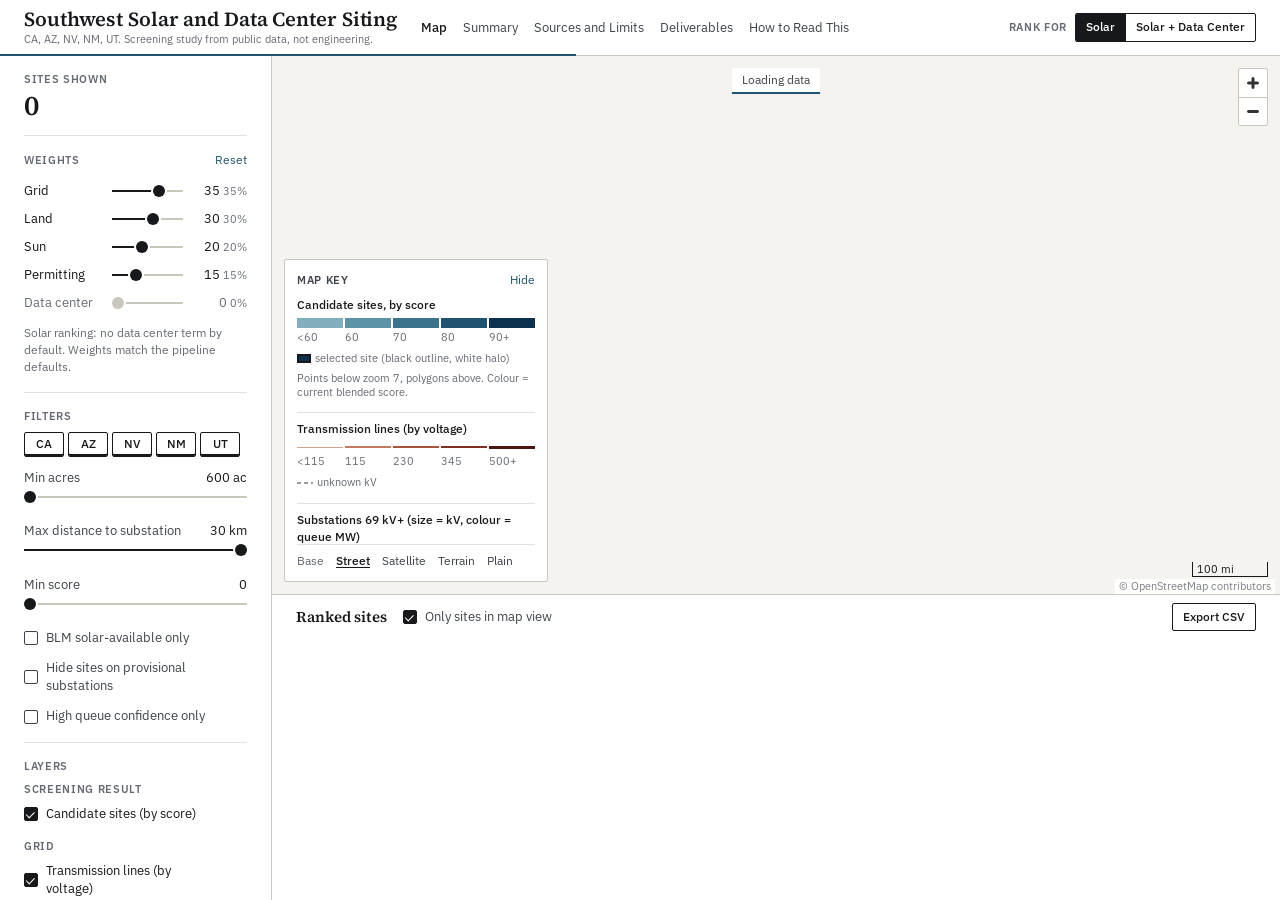
<file: app-v2/index.html>
<!doctype html>
<html lang="en">
<head>
<meta charset="utf-8">
<meta name="viewport" content="width=device-width, initial-scale=1">
<title>Southwest Solar and Data Center Siting</title>
<link rel="icon" href="data:,">
<link rel="preload" href="fonts/source-serif-4-latin-wght-normal.woff2" as="font" type="font/woff2" crossorigin>
<link rel="preload" href="fonts/ibm-plex-sans-latin-400-normal.woff2" as="font" type="font/woff2" crossorigin>
<link rel="stylesheet" href="vendor/maplibre-gl.css">
<link rel="stylesheet" href="styles.css">
<script src="vendor/maplibre-gl.js"></script>
<script src="vendor/chart.umd.min.js"></script>
</head>
<body class="is-loading" data-view="map">
<header id="top">
  <button id="rail-toggle" class="textbtn rail-toggle" aria-controls="sidebar" aria-expanded="false">Controls</button>
  <div class="brand">
    <h1 class="title">Southwest Solar and Data Center Siting</h1>
    <p class="subtitle">CA, AZ, NV, NM, UT. Screening study from public data, not engineering.</p>
  </div>
  <button id="tabs-menu" class="tabs-menu" aria-controls="tabs" aria-expanded="false"><span id="tabs-menu-label">Map</span></button>
  <nav id="tabs" role="tablist" aria-label="Views">
    <button role="tab" data-view="map" class="active" aria-selected="true">Map</button>
    <button role="tab" data-view="summary" aria-selected="false" tabindex="-1">Summary</button>
    <button role="tab" data-view="sources" aria-selected="false" tabindex="-1">Sources and Limits</button>
    <button role="tab" data-view="deliverables" aria-selected="false" tabindex="-1">Deliverables</button>
    <button role="tab" data-view="guide" aria-selected="false" tabindex="-1">How to Read This</button>
  </nav>
  <div class="mode" role="group" aria-label="Ranking">
    <span class="caps mode-label">Rank for</span>
    <span class="seg">
      <button id="mode-solar" class="active" data-mode="solar" aria-pressed="true">Solar</button><button id="mode-dc" data-mode="dc" aria-pressed="false">Solar + Data Center</button>
    </span>
  </div>
  <div class="progress" aria-hidden="true"></div>
</header>

<div id="shell">
  <aside id="sidebar" aria-label="Weights, filters and layers">
    <section class="readout" aria-live="polite">
      <div class="caps">Sites shown</div>
      <div class="readout-n"><span id="readout-n">0</span> <small id="readout-of"></small></div>
      <div class="visually-hidden" id="filter-count"></div>
    </section>
    <section class="block">
      <div class="sec-h"><h2 class="caps">Weights</h2><button id="reset-weights" class="textbtn">Reset</button></div>
      <div id="weights"></div>
      <p class="hint" id="weights-hint"></p>
    </section>
    <section class="block">
      <div class="sec-h"><h2 class="caps">Filters</h2></div>
      <div class="states" id="state-filter" role="group" aria-label="States"></div>
      <label class="rng"><span class="lab"><span>Min acres</span><span id="acres-val"></span></span>
        <input type="range" id="f-acres" min="600" max="5000" step="100" value="600"></label>
      <label class="rng"><span class="lab"><span>Max distance to substation</span><span id="dist-val"></span></span>
        <input type="range" id="f-dist" min="1" max="30" step="1" value="30"></label>
      <label class="rng"><span class="lab"><span>Min score</span><span id="score-val"></span></span>
        <input type="range" id="f-score" min="0" max="95" step="1" value="0"></label>
      <label class="chk"><input type="checkbox" id="f-blm"> BLM solar-available only</label>
      <label class="chk"><input type="checkbox" id="f-prov"> Hide sites on provisional substations</label>
      <label class="chk"><input type="checkbox" id="f-queue"> High queue confidence only</label>
    </section>
    <section class="block">
      <div class="sec-h"><h2 class="caps">Layers</h2></div>
      <div id="layer-list"></div>
    </section>
  </aside>
  <div id="scrim" class="scrim" hidden></div>

  <main id="main">
    <section id="view-map" class="view active" aria-label="Map">
      <div id="map-col">
        <div id="map-wrap">
          <div id="map"></div>
          <div id="loading" role="status">Loading data</div>
          <aside id="map-key" aria-label="Map key">
            <div class="key-h"><h2 class="caps">Map key</h2><button id="key-toggle" class="textbtn" aria-expanded="true" aria-controls="key-body">Hide</button></div>
            <div id="key-body">
              <div id="key-groups"></div>
              <div id="basemap" class="base" role="radiogroup" aria-label="Base map">
                <span class="base-l">Base</span>
                <label><input type="radio" name="basemap" value="street" checked><span>Street</span></label>
                <label><input type="radio" name="basemap" value="satellite"><span>Satellite</span></label>
                <label><input type="radio" name="basemap" value="terrain"><span>Terrain</span></label>
                <label><input type="radio" name="basemap" value="none"><span>Plain</span></label>
              </div>
            </div>
          </aside>
        </div>
        <div id="table-wrap">
          <div class="table-bar">
            <h2 id="table-title">Ranked sites</h2>
            <label class="chk inline"><input type="checkbox" id="view-only" checked> Only sites in map view</label>
            <span id="table-count" class="meta"></span>
            <span class="spacer"></span>
            <button id="export-csv" class="btn">Export CSV</button>
          </div>
          <div class="table-scroll"><table id="site-table" class="data"><thead></thead><tbody></tbody></table></div>
        </div>
      </div>
      <aside id="scorecard" class="hidden" aria-label="Site scorecard" tabindex="-1"><div id="sc-inner"></div></aside>
    </section>

    <section id="view-summary" class="view" aria-label="Summary">
      <div class="page">
        <header class="page-h">
          <h2 class="page-title">Summary</h2>
          <p class="dek">The candidate sites that pass the current ranking, weights and filters, and the grid queue they would join. Change a weight or a filter on the left and every figure here follows.</p>
        </header>
        <div id="tiles" class="stats"></div>
        <div class="figs">
          <figure class="fig fig-a"><h3>Candidate sites by state</h3><p class="cap">Sites passing the current filters; BLM solar-available shown separately.</p><div class="ckey" id="k-state"></div><div class="chart-box"><canvas id="c-state"></canvas></div></figure>
          <figure class="fig fig-b"><h3>Score distribution</h3><p class="cap">Current blended score of filtered sites, 5-point bins. Bars take the map's score colours.</p><div class="ckey" id="k-dist"></div><div class="chart-box"><canvas id="c-dist"></canvas></div></figure>
          <figure class="fig fig-wide"><h3>Active interconnection queue by state and type (GW)</h3><p class="cap" id="queue-cap"></p><div class="ckey" id="k-queue"></div><div class="chart-box"><canvas id="c-queue"></canvas></div></figure>
          <figure class="fig fig-wide"><h3>Substations with spare-looking capacity (proxy)</h3><p class="cap" id="proxy-cap"></p><div class="chart-box tall"><canvas id="c-proxy"></canvas></div></figure>
          <figure class="fig fig-wide"><h3>Substation proxy table</h3><p class="cap">The same substations, with the figures behind the chart.</p><table class="data plain" id="proxy-table"></table></figure>
        </div>
      </div>
    </section>

    <section id="view-sources" class="view" aria-label="Sources and Limits"><div class="page" id="sources-page"></div></section>
    <section id="view-deliverables" class="view" aria-label="Deliverables"><div class="page" id="deliverables-page"></div></section>
    <section id="view-guide" class="view" aria-label="How to Read This"><div class="page guide" id="guide-page"></div></section>
  </main>
</div>

<div id="modal" class="hidden" role="dialog" aria-modal="true" aria-labelledby="modal-title"><div class="modal-card"><button class="textbtn close" id="modal-close">Close</button><div id="modal-body"></div></div></div>
<script src="app.js"></script>
</body>
</html>
</file>
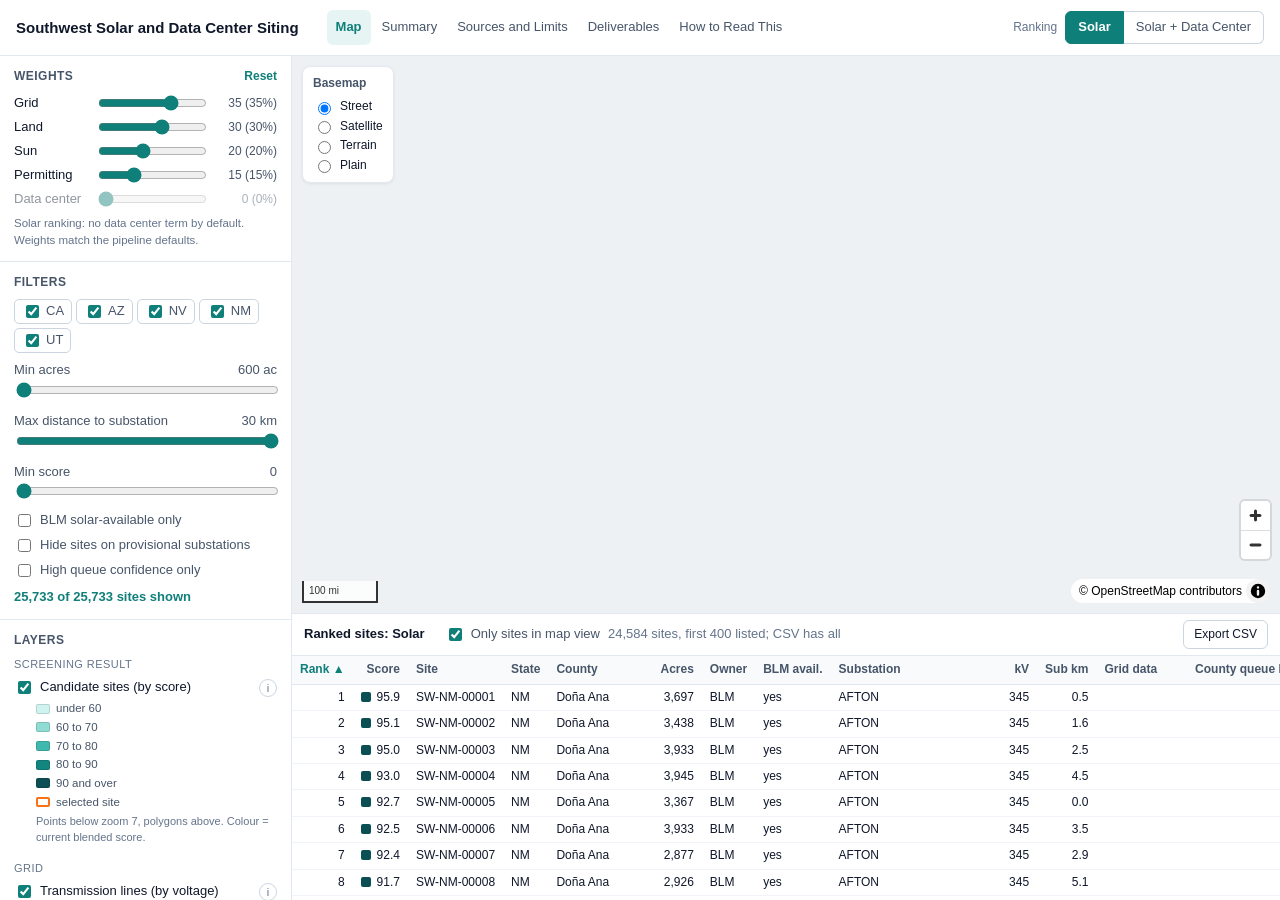
<file: app/index.html>
<!doctype html>
<html lang="en">
<head>
<meta charset="utf-8">
<meta name="viewport" content="width=device-width, initial-scale=1">
<title>Southwest Solar and Data Center Siting</title>
<link rel="icon" href="data:,">
<link rel="stylesheet" href="vendor/maplibre-gl.css">
<link rel="stylesheet" href="style.css">
<script src="vendor/maplibre-gl.js"></script>
<script src="vendor/chart.umd.min.js"></script>
</head>
<body>
<header id="top">
  <div class="brand">
    <div class="title">Southwest Solar and Data Center Siting</div>
    <div class="subtitle">CA, AZ, NV, NM, UT. Screening study from public data, not engineering.</div>
  </div>
  <nav id="tabs">
    <button data-view="map" class="active">Map</button>
    <button data-view="summary">Summary</button>
    <button data-view="sources">Sources and Limits</button>
    <button data-view="deliverables">Deliverables</button>
    <button data-view="guide">How to Read This</button>
  </nav>
  <div class="mode" role="group" aria-label="Ranking">
    <span class="mode-label">Ranking</span>
    <button id="mode-solar" class="seg active" data-mode="solar">Solar</button>
    <button id="mode-dc" class="seg" data-mode="dc">Solar + Data Center</button>
  </div>
</header>

<div id="shell">
  <aside id="sidebar">
    <section class="panel">
      <h3>Weights <button id="reset-weights" class="link">Reset</button></h3>
      <div id="weights"></div>
      <p class="hint" id="weights-hint"></p>
    </section>
    <section class="panel">
      <h3>Filters</h3>
      <div class="states" id="state-filter"></div>
      <label class="range">Min acres <span id="acres-val"></span>
        <input type="range" id="f-acres" min="600" max="5000" step="100" value="600"></label>
      <label class="range">Max distance to substation <span id="dist-val"></span>
        <input type="range" id="f-dist" min="1" max="30" step="1" value="30"></label>
      <label class="range">Min score <span id="score-val"></span>
        <input type="range" id="f-score" min="0" max="95" step="1" value="0"></label>
      <label class="check"><input type="checkbox" id="f-blm"> BLM solar-available only</label>
      <label class="check"><input type="checkbox" id="f-prov"> Hide sites on provisional substations</label>
      <label class="check"><input type="checkbox" id="f-queue"> High queue confidence only</label>
      <div class="count" id="filter-count"></div>
    </section>
    <section class="panel">
      <h3>Layers</h3>
      <div id="layer-list"></div>
    </section>
  </aside>

  <main id="main">
    <section id="view-map" class="view active">
      <div id="map-wrap">
        <div id="map"></div>
        <div id="basemap" class="map-card">
          <div class="card-title">Basemap</div>
          <label><input type="radio" name="basemap" value="street" checked> Street</label>
          <label><input type="radio" name="basemap" value="satellite"> Satellite</label>
          <label><input type="radio" name="basemap" value="terrain"> Terrain</label>
          <label><input type="radio" name="basemap" value="none"> Plain</label>
        </div>
        <div id="loading" class="map-card">Loading data</div>
        <aside id="scorecard" class="hidden"></aside>
      </div>
      <div id="table-wrap">
        <div class="table-bar">
          <strong id="table-title">Ranked sites</strong>
          <label class="check inline"><input type="checkbox" id="view-only" checked> Only sites in map view</label>
          <span id="table-count" class="muted"></span>
          <span class="spacer"></span>
          <button id="export-csv" class="btn">Export CSV</button>
        </div>
        <div class="table-scroll"><table id="site-table"><thead></thead><tbody></tbody></table></div>
      </div>
    </section>

    <section id="view-summary" class="view">
      <div class="page">
        <h2>Summary <span class="muted small">(follows the current ranking, weights and filters)</span></h2>
        <div id="tiles" class="tiles"></div>
        <div class="charts">
          <div class="chart-card"><h4>Candidate sites by state</h4><p class="cap">Sites passing the current filters; BLM solar-available shown separately.</p><div class="chart-box"><canvas id="c-state"></canvas></div></div>
          <div class="chart-card"><h4>Score distribution</h4><p class="cap">Current blended score of filtered sites, 5-point bins.</p><div class="chart-box"><canvas id="c-dist"></canvas></div></div>
          <div class="chart-card"><h4>Active interconnection queue by state and type (GW)</h4><p class="cap" id="queue-cap"></p><div class="chart-box"><canvas id="c-queue"></canvas></div></div>
          <div class="chart-card"><h4>Substations with spare-looking capacity (proxy)</h4><p class="cap" id="proxy-cap"></p><div class="chart-box tall"><canvas id="c-proxy"></canvas></div></div>
        </div>
        <h3>Substation proxy table</h3>
        <table class="plain" id="proxy-table"></table>
      </div>
    </section>

    <section id="view-sources" class="view"><div class="page" id="sources-page"></div></section>
    <section id="view-deliverables" class="view"><div class="page" id="deliverables-page"></div></section>
    <section id="view-guide" class="view"><div class="page guide" id="guide-page"></div></section>
  </main>
</div>

<div id="modal" class="hidden"><div class="modal-card"><button class="close" id="modal-close" aria-label="Close">x</button><div id="modal-body"></div></div></div>
<script src="app.js"></script>
</body>
</html>
</file>
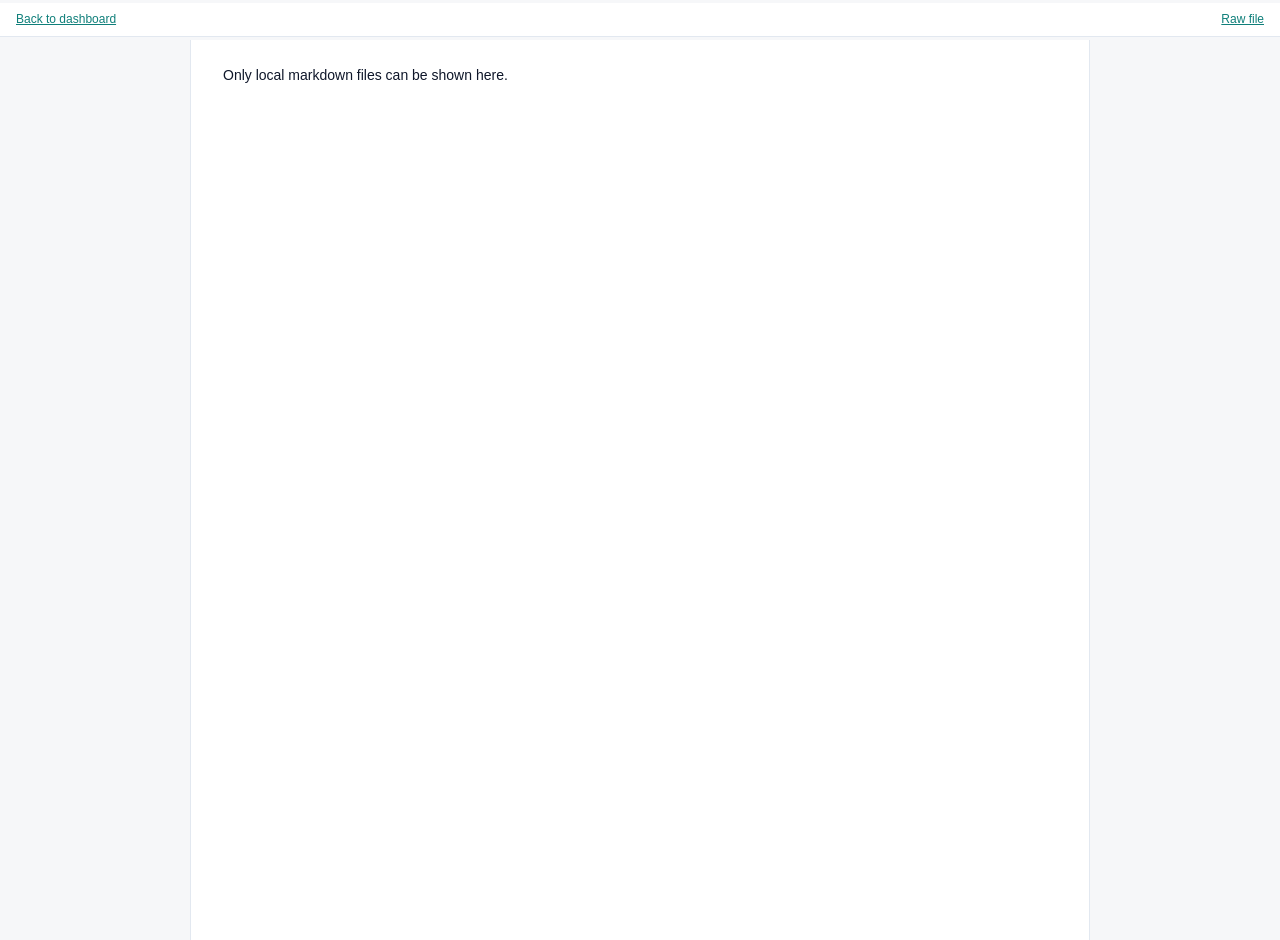
<file: app/doc.html>
<!doctype html>
<html lang="en">
<head>
<meta charset="utf-8">
<title>Document</title>
<link rel="icon" href="data:,">
<link rel="stylesheet" href="style.css">
<style>
  body { background: var(--bg); overflow-y: auto; }
  .doc { max-width: 900px; margin: 0 auto; padding: 24px 32px 60px; background: var(--surface); min-height: 100%; border-left: 1px solid var(--line); border-right: 1px solid var(--line); font-size: 14px; line-height: 1.6; }
  .doc h1 { font-size: 22px; } .doc h2 { font-size: 18px; margin-top: 28px; } .doc h3 { font-size: 15px; }
  .doc table { border-collapse: collapse; margin: 10px 0; font-size: 12.5px; display: block; overflow-x: auto; }
  .doc th, .doc td { border: 1px solid var(--line); padding: 4px 8px; text-align: left; vertical-align: top; }
  .doc th { background: #f8fafc; }
  .doc code { background: #f1f5f9; padding: 1px 4px; border-radius: 3px; font-size: 12.5px; }
  .doc pre { background: #f1f5f9; padding: 10px; overflow-x: auto; }
  .doc blockquote { border-left: 3px solid var(--line-strong); margin: 8px 0; padding: 2px 12px; color: var(--ink-2); }
  .bar { position: sticky; top: 0; background: var(--surface); border-bottom: 1px solid var(--line); padding: 8px 16px; display: flex; gap: 12px; align-items: center; }
</style>
</head>
<body>
<div class="bar"><a href="index.html">Back to dashboard</a><span class="muted" id="path"></span><span style="flex:1"></span><a id="raw" href="#">Raw file</a></div>
<article class="doc" id="doc">Loading</article>
<script>
"use strict";
const esc = (s) => s.replace(/&/g, "&amp;").replace(/</g, "&lt;").replace(/>/g, "&gt;");
function inline(s) {
  const codes = [];
  s = esc(s).replace(/`([^`]+)`/g, (m, c) => { codes.push(c); return `\u0000${codes.length - 1}\u0000`; });
  s = s.replace(/\[([^\]]+)\]\(([^)\s]+)\)/g, (m, t, u) => `<a href="${u}" target="_blank" rel="noopener">${t}</a>`)
       .replace(/(^|[\s(])(https?:\/\/[^\s)<]+)/g, (m, p, u) => `${p}<a href="${u}" target="_blank" rel="noopener">${u}</a>`)
       .replace(/\*\*([^*]+)\*\*/g, "<strong>$1</strong>").replace(/(^|\W)\*([^*\s][^*]*)\*(?=\W|$)/g, "$1<em>$2</em>");
  return s.replace(/\u0000(\d+)\u0000/g, (m, k) => `<code>${codes[+k]}</code>`);
}
function md(src) {
  const L = src.replace(/\r/g, "").split("\n"), out = [];
  let i = 0;
  while (i < L.length) {
    const l = L[i];
    if (/^```/.test(l)) { const b = []; i++; while (i < L.length && !/^```/.test(L[i])) b.push(esc(L[i++])); i++; out.push(`<pre><code>${b.join("\n")}</code></pre>`); continue; }
    let m = l.match(/^(#{1,6})\s+(.*)/); if (m) { out.push(`<h${m[1].length}>${inline(m[2])}</h${m[1].length}>`); i++; continue; }
    if (/^\s*(-{3,}|\*{3,})\s*$/.test(l)) { out.push("<hr>"); i++; continue; }
    if (/^\s*\|/.test(l) && i + 1 < L.length && /^\s*\|?\s*:?-{2,}/.test(L[i + 1])) {
      const cells = (r) => r.trim().replace(/^\||\|$/g, "").split("|").map((c) => inline(c.trim()));
      let h = `<table><tr>${cells(l).map((c) => `<th>${c}</th>`).join("")}</tr>`; i += 2;
      while (i < L.length && /^\s*\|/.test(L[i])) h += `<tr>${cells(L[i++]).map((c) => `<td>${c}</td>`).join("")}</tr>`;
      out.push(h + "</table>"); continue;
    }
    if (/^\s*([-*+]|\d+\.)\s+/.test(l)) {
      const ordered = /^\s*\d+\./.test(l); const items = [];
      while (i < L.length && (/^\s*([-*+]|\d+\.)\s+/.test(L[i]) || (/^\s{2,}\S/.test(L[i]) && items.length))) {
        if (/^\s*([-*+]|\d+\.)\s+/.test(L[i])) items.push(L[i].replace(/^\s*([-*+]|\d+\.)\s+/, "")); else items[items.length - 1] += " " + L[i].trim();
        i++;
      }
      out.push(`<${ordered ? "ol" : "ul"}>${items.map((t) => `<li>${inline(t)}</li>`).join("")}</${ordered ? "ol" : "ul"}>`); continue;
    }
    if (/^>\s?/.test(l)) { const b = []; while (i < L.length && /^>\s?/.test(L[i])) b.push(L[i++].replace(/^>\s?/, "")); out.push(`<blockquote>${inline(b.join(" "))}</blockquote>`); continue; }
    if (!l.trim()) { i++; continue; }
    const p = []; while (i < L.length && L[i].trim() && !/^(#{1,6}\s|```|\s*\||\s*([-*+]|\d+\.)\s|>)/.test(L[i])) p.push(L[i++]);
    if (!p.length) p.push(L[i++]);
    out.push(`<p>${inline(p.join(" "))}</p>`);
  }
  return out.join("\n");
}
const f = new URLSearchParams(location.search).get("f") || "";
document.getElementById("path").textContent = f.replace(/^\.\.\//, "");
document.getElementById("raw").href = f;
if (!/\.md$/i.test(f) || /^[a-z]+:/i.test(f)) {
  document.getElementById("doc").textContent = "Only local markdown files can be shown here.";
} else {
  fetch(f).then((r) => { if (!r.ok) throw new Error(r.status); return r.text(); }).then((t) => {
    document.getElementById("doc").innerHTML = md(t);
    const h = document.querySelector(".doc h1"); if (h) document.title = h.textContent;
  }).catch((e) => { document.getElementById("doc").textContent = `Could not load ${f} (${e.message}). Start the app with uv run --script app/serve.py.`; });
}
</script>
</body>
</html>
</file>
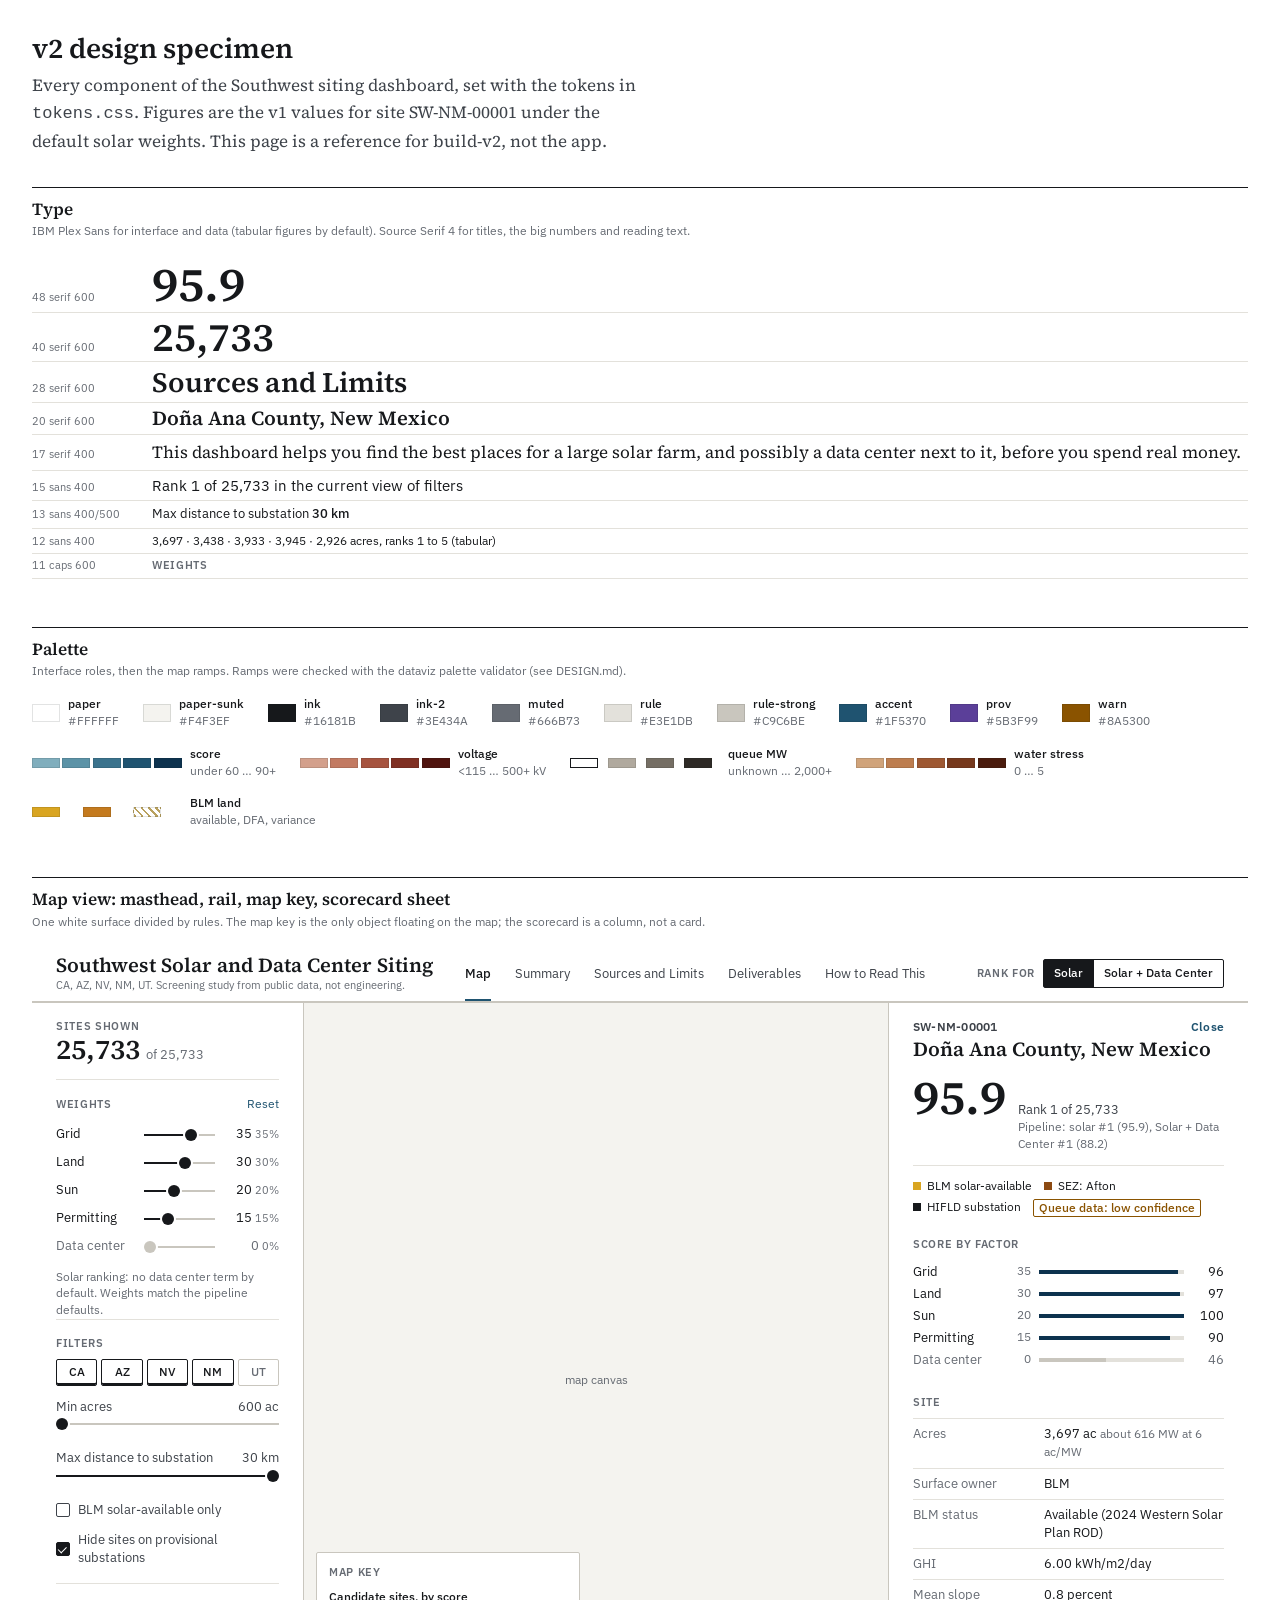
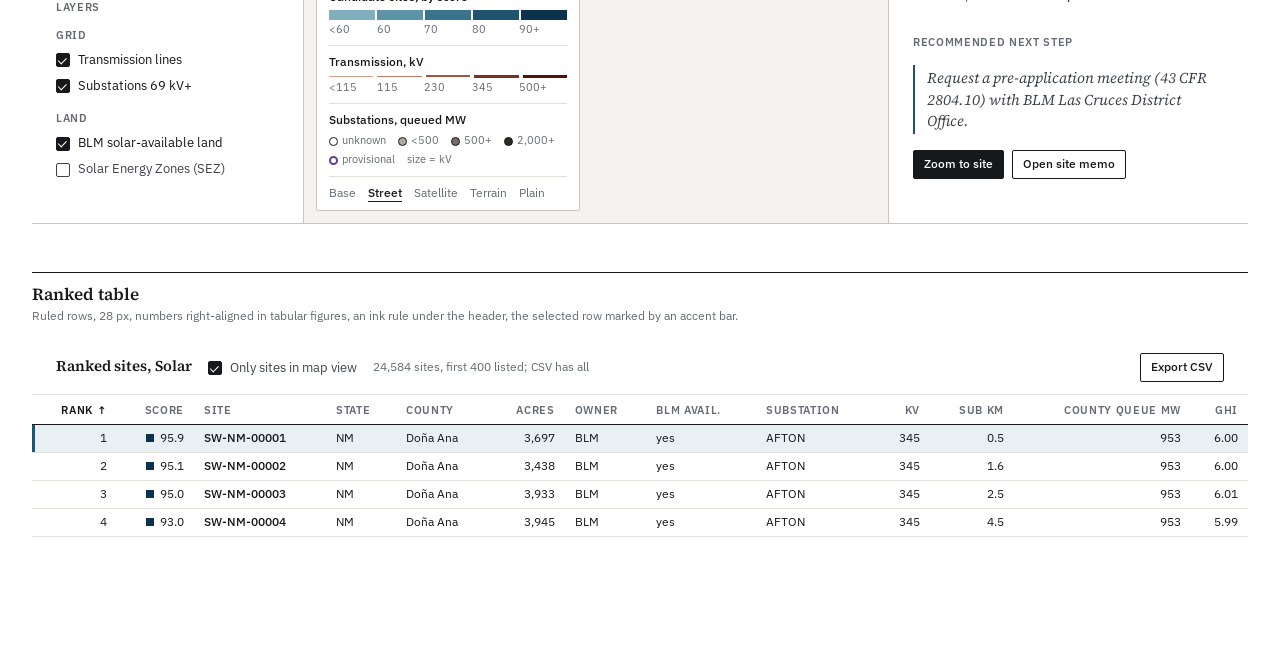
<file: app-v2/design/specimen.html>
<!doctype html>
<html lang="en">
<head>
<meta charset="utf-8">
<meta name="viewport" content="width=device-width, initial-scale=1">
<title>v2 design specimen: Southwest siting</title>
<link rel="icon" href="data:,">
<link rel="stylesheet" href="tokens.css">
<!-- Specimen of the v2 design system. Values shown are copied from the v1 app for SW-NM-00001 (real data, solar ranking, default weights). -->
<style>
* { box-sizing: border-box; }
body { margin: 0; background: var(--paper); color: var(--ink); font: var(--w-regular) var(--fs-13)/var(--lh-ui) var(--font-ui); font-variant-numeric: var(--num); }
.wrap { max-width: 1280px; margin: 0 auto; padding: var(--s-6) var(--s-6) var(--s-8); }
h1 { font: var(--w-semibold) var(--fs-28)/var(--lh-tight) var(--font-text); margin: 0 0 var(--s-2); }
.lead { font: var(--fs-17)/var(--lh-text) var(--font-text); color: var(--ink-2); max-width: var(--measure); margin: 0 0 var(--s-6); }
.fig { border-top: 1px solid var(--ink); padding-top: var(--s-3); margin-bottom: var(--s-7); }
.fig > h2 { font: var(--w-semibold) var(--fs-17)/var(--lh-tight) var(--font-text); margin: 0 0 var(--s-1); }
.fig > .cap { color: var(--muted); font-size: var(--fs-12); margin: 0 0 var(--s-4); }
.caps { font-size: var(--fs-11); font-weight: var(--w-semibold); letter-spacing: var(--track-caps); text-transform: uppercase; color: var(--muted); }
.cols { display: grid; grid-template-columns: var(--rail-w) 1fr var(--sheet-w); gap: 0; border-top: var(--hair-strong); border-bottom: var(--hair-strong); }
.cols > * { min-width: 0; }

/* type scale */
.scale div { display: grid; grid-template-columns: 120px 1fr; align-items: baseline; padding: var(--s-1) 0; border-bottom: var(--hair); }
.scale .k { color: var(--muted); font-size: var(--fs-11); }

/* swatches */
.sw-row { display: flex; flex-wrap: wrap; gap: var(--s-4) var(--s-5); }
.sw { display: grid; grid-template-columns: 28px auto; gap: var(--s-2); align-items: center; font-size: var(--fs-12); }
.sw i { width: 28px; height: 18px; display: block; border: 1px solid rgba(22,24,27,.12); }
.sw b { font-weight: var(--w-medium); display: block; }
.sw span { color: var(--muted); }

/* masthead + tabs */
.mast { display: flex; align-items: center; gap: var(--s-6); height: var(--masthead-h); padding: 0 var(--s-5); border-bottom: var(--hair-strong); }
.mast .t { font: var(--w-semibold) var(--fs-20)/1 var(--font-text); white-space: nowrap; }
.mast .t small { display: block; font: var(--fs-11)/1.3 var(--font-ui); color: var(--muted); margin-top: 3px; }
.tabs { display: flex; gap: var(--s-5); align-self: stretch; }
.tabs button { all: unset; cursor: pointer; display: flex; align-items: center; color: var(--ink-2); font-size: var(--fs-13); border-bottom: 2px solid transparent; padding-top: 2px; }
.tabs button:hover { color: var(--ink); }
.tabs button[aria-selected=true] { color: var(--ink); font-weight: var(--w-medium); border-bottom-color: var(--accent); }
.rank { margin-left: auto; display: flex; align-items: center; gap: var(--s-2); }
.seg { display: inline-flex; border: 1px solid var(--ink); border-radius: var(--radius); }
.seg button { all: unset; cursor: pointer; padding: 5px 10px; font-size: var(--fs-12); font-weight: var(--w-medium); color: var(--ink); }
.seg button + button { border-left: 1px solid var(--ink); }
.seg button[aria-pressed=true] { background: var(--ink); color: var(--paper); }
button:focus-visible, input:focus-visible { outline: none; box-shadow: var(--focus); }

/* rail */
.rail { border-right: var(--hair-strong); padding: var(--s-4) var(--s-5) var(--s-5); }
.readout { padding-bottom: var(--s-4); border-bottom: var(--hair); margin-bottom: var(--s-4); }
.readout .n { font: var(--w-semibold) 28px/1 var(--font-text); }
.readout .n small { font: var(--fs-13) var(--font-ui); color: var(--muted); font-weight: 400; }
.sec-h { display: flex; justify-content: space-between; align-items: baseline; margin: 0 0 var(--s-2); }
.textbtn { all: unset; cursor: pointer; color: var(--accent); font-size: var(--fs-12); }
.textbtn:hover { text-decoration: underline; text-underline-offset: 2px; }
.w { display: grid; grid-template-columns: 76px 1fr 52px; gap: var(--s-3); align-items: center; height: 28px; }
.w .v { text-align: right; } .w .v small { color: var(--muted); }
.w.off { color: var(--muted); }
input[type=range] { -webkit-appearance: none; appearance: none; width: 100%; height: 16px; background: transparent; margin: 0; --p: 50%; }
input[type=range]::-webkit-slider-runnable-track { height: 2px; background: linear-gradient(to right, var(--ink) var(--p), var(--rule-strong) var(--p)); }
input[type=range]::-webkit-slider-thumb { -webkit-appearance: none; width: 12px; height: 12px; margin-top: -5px; border-radius: 50%; background: var(--ink); box-shadow: 0 0 0 2px var(--paper); }
.w.off input[type=range]::-webkit-slider-runnable-track { background: var(--rule-strong); }
.w.off input[type=range]::-webkit-slider-thumb { background: var(--rule-strong); }
.hint { color: var(--muted); font-size: var(--fs-12); margin: var(--s-2) 0 0; }
.block { padding: var(--s-4) 0; border-top: var(--hair); }
.states { display: flex; gap: var(--s-1); }
.states button { all: unset; cursor: pointer; width: 40px; text-align: center; padding: 4px 0; font-size: var(--fs-12); font-weight: var(--w-medium); border: 1px solid var(--rule-strong); border-radius: var(--radius); color: var(--muted); }
.states button[aria-pressed=true] { border-color: var(--ink); color: var(--ink); background: var(--paper); box-shadow: inset 0 -2px 0 var(--ink); }
.rng { margin-top: var(--s-3); }
.rng .lab { display: flex; justify-content: space-between; color: var(--ink-2); }
.chk { display: flex; gap: var(--s-2); align-items: center; margin-top: var(--s-3); color: var(--ink-2); cursor: pointer; }
.chk input { -webkit-appearance: none; appearance: none; width: 14px; height: 14px; margin: 0; border: 1.5px solid var(--ink-2); border-radius: var(--radius); display: grid; place-content: center; }
.chk input:checked { border-color: var(--ink); background: var(--ink); }
.chk input:checked::after { content: ""; width: 7px; height: 4px; border: 1.5px solid var(--paper); border-top: 0; border-right: 0; transform: rotate(-45deg) translate(0, -1px); }
.layer { display: grid; grid-template-columns: 14px 1fr auto; gap: var(--s-2); align-items: center; height: 26px; color: var(--ink-2); }
.layer .src { color: var(--muted); font-size: var(--fs-11); opacity: 0; }
.layer:hover .src, .layer:focus-within .src { opacity: 1; }
.layer.on { color: var(--ink); }
.grp { margin: var(--s-3) 0 var(--s-1); }

/* map area */
.mapcol { position: relative; background: var(--paper-sunk); min-height: 640px; }
.key { position: absolute; left: var(--s-3); bottom: var(--s-3); width: 264px; background: var(--paper); border: 1px solid var(--rule-strong); border-radius: var(--radius); padding: var(--s-3) var(--s-3) var(--s-2); }
.key h4 { margin: 0 0 var(--s-2); }
.key .g { padding: var(--s-2) 0; border-top: var(--hair); }
.key .g:first-of-type { border-top: 0; padding-top: 0; }
.key .gt { font-size: var(--fs-12); font-weight: var(--w-medium); margin-bottom: var(--s-1); }
.ramp { display: grid; grid-template-columns: repeat(5, 1fr); gap: 2px; }
.ramp i { height: 10px; }
.ramp-l { display: grid; grid-template-columns: repeat(5, 1fr); font-size: var(--fs-11); color: var(--muted); margin-top: 2px; }
.lines { display: grid; grid-template-columns: repeat(5, 1fr); gap: 4px; align-items: center; }
.lines i { display: block; }
.dots { white-space: nowrap; display: flex; gap: var(--s-3); align-items: center; font-size: var(--fs-11); color: var(--muted); }
.dots i { display: inline-block; border-radius: 50%; border: 1px solid var(--sub-stroke); vertical-align: -2px; margin-right: 4px; }
.base { display: flex; gap: var(--s-3); padding-top: var(--s-2); border-top: var(--hair); font-size: var(--fs-12); color: var(--muted); }
.base button { all: unset; cursor: pointer; } .base button[aria-pressed=true] { color: var(--ink); font-weight: var(--w-medium); box-shadow: inset 0 -1px 0 var(--ink); }
.maplabel { position: absolute; top: 45%; left: 0; right: 0; text-align: center; color: var(--muted); font-size: var(--fs-12); }

/* scorecard sheet */
.sheet { border-left: var(--hair-strong); padding: var(--s-4) var(--s-5) var(--s-5); }
.sheet .id { font-size: var(--fs-12); font-weight: var(--w-semibold); letter-spacing: .02em; color: var(--ink-2); display: flex; justify-content: space-between; }
.sheet .place { font: var(--w-semibold) var(--fs-20)/var(--lh-tight) var(--font-text); margin: 2px 0 var(--s-3); }
.hero { display: flex; align-items: baseline; gap: var(--s-3); padding-bottom: var(--s-3); border-bottom: var(--hair); }
.hero .score { font: var(--w-semibold) var(--fs-48)/1 var(--font-text); }
.hero .of { color: var(--ink-2); } .hero .of small { display: block; color: var(--muted); font-size: var(--fs-12); }
.tags { display: flex; flex-wrap: wrap; gap: var(--s-1) var(--s-3); padding: var(--s-3) 0; font-size: var(--fs-12); }
.fact::before { content: ""; display: inline-block; width: 8px; height: 8px; margin-right: 6px; background: var(--c); vertical-align: 0; }
.tag { border: 1px solid currentColor; border-radius: var(--radius); padding: 0 5px; font-weight: var(--w-medium); }
.tag.prov { color: var(--prov); } .tag.warn { color: var(--warn); }
.fx { display: grid; grid-template-columns: 82px 28px 1fr 32px; gap: var(--s-2); align-items: center; height: 22px; }
.fx .wt { color: var(--muted); text-align: right; font-size: var(--fs-12); }
.fx .tr { height: 4px; background: var(--rule); }
.fx .tr i { display: block; height: 100%; }
.fx .val { text-align: right; }
.fx.off { color: var(--muted); }
.kv { display: grid; grid-template-columns: 42% 1fr; margin: 0; }
.kv dt, .kv dd { margin: 0; padding: 6px 0; border-top: var(--hair); }
.kv dt { color: var(--muted); padding-right: var(--s-2); } .kv dd { color: var(--ink); }
.kv dd small { color: var(--muted); font-size: var(--fs-12); }
.sub-h { margin: var(--s-5) 0 var(--s-2); }
.note { border-left: 2px solid var(--accent); padding: 2px 0 2px var(--s-3); font: italic var(--fs-15)/1.45 var(--font-text); color: var(--ink-2); }
.note.prov { border-left-color: var(--prov); }
.acts { display: flex; gap: var(--s-2); margin-top: var(--s-4); }
.btn { all: unset; cursor: pointer; padding: 5px 10px; border: 1px solid var(--ink); border-radius: var(--radius); font-size: var(--fs-12); font-weight: var(--w-medium); }
.btn.primary { background: var(--ink); color: var(--paper); }
.btn:hover { background: var(--paper-sunk); } .btn.primary:hover { background: var(--ink-2); }

/* table */
.tbar { display: flex; align-items: baseline; gap: var(--s-4); padding: var(--s-3) var(--s-5); border-bottom: var(--hair); }
.tbar .t { font: var(--w-semibold) var(--fs-15) var(--font-text); }
.tbar .c { color: var(--muted); font-size: var(--fs-12); }
.tbar .sp { flex: 1; }
table { border-collapse: collapse; width: 100%; font-size: var(--fs-12); }
th { position: sticky; top: 0; background: var(--paper); text-align: left; font-size: var(--fs-11); font-weight: var(--w-semibold); letter-spacing: var(--track-caps); text-transform: uppercase; color: var(--muted); padding: 8px 10px 6px; border-bottom: 1px solid var(--ink); white-space: nowrap; }
th.sorted { color: var(--ink); }
td { padding: 0 10px; height: 28px; border-bottom: var(--hair); white-space: nowrap; }
.num { text-align: right; }
tbody tr { cursor: pointer; transition: background var(--t-fast) var(--ease-out); }
tbody tr:hover { background: var(--paper-sunk); }
tbody tr.sel { background: var(--accent-wash); box-shadow: inset 3px 0 0 var(--accent); }
td .chip { display: inline-block; width: 8px; height: 8px; margin-right: 6px; }
td.id { font-weight: var(--w-medium); }
</style>
</head>
<body>
<div class="wrap">
  <h1>v2 design specimen</h1>
  <p class="lead">Every component of the Southwest siting dashboard, set with the tokens in <code>tokens.css</code>. Figures are the v1 values for site SW-NM-00001 under the default solar weights. This page is a reference for build-v2, not the app.</p>

  <section class="fig">
    <h2>Type</h2>
    <p class="cap">IBM Plex Sans for interface and data (tabular figures by default). Source Serif 4 for titles, the big numbers and reading text.</p>
    <div class="scale">
      <div><span class="k">48 serif 600</span><span style="font:600 48px/1 var(--font-text)">95.9</span></div>
      <div><span class="k">40 serif 600</span><span style="font:600 40px/1 var(--font-text)">25,733</span></div>
      <div><span class="k">28 serif 600</span><span style="font:600 28px/1.15 var(--font-text)">Sources and Limits</span></div>
      <div><span class="k">20 serif 600</span><span style="font:600 20px/1.15 var(--font-text)">Doña Ana County, New Mexico</span></div>
      <div><span class="k">17 serif 400</span><span style="font:17px/1.6 var(--font-text)">This dashboard helps you find the best places for a large solar farm, and possibly a data center next to it, before you spend real money.</span></div>
      <div><span class="k">15 sans 400</span><span style="font-size:15px">Rank 1 of 25,733 in the current view of filters</span></div>
      <div><span class="k">13 sans 400/500</span><span>Max distance to substation <b style="font-weight:500">30 km</b></span></div>
      <div><span class="k">12 sans 400</span><span style="font-size:12px">3,697 · 3,438 · 3,933 · 3,945 · 2,926 acres, ranks 1 to 5 (tabular)</span></div>
      <div><span class="k">11 caps 600</span><span class="caps">Weights</span></div>
    </div>
  </section>

  <section class="fig">
    <h2>Palette</h2>
    <p class="cap">Interface roles, then the map ramps. Ramps were checked with the dataviz palette validator (see DESIGN.md).</p>
    <div class="sw-row" style="margin-bottom:var(--s-4)">
      <div class="sw"><i style="background:var(--paper)"></i><div><b>paper</b><span>#FFFFFF</span></div></div>
      <div class="sw"><i style="background:var(--paper-sunk)"></i><div><b>paper-sunk</b><span>#F4F3EF</span></div></div>
      <div class="sw"><i style="background:var(--ink)"></i><div><b>ink</b><span>#16181B</span></div></div>
      <div class="sw"><i style="background:var(--ink-2)"></i><div><b>ink-2</b><span>#3E434A</span></div></div>
      <div class="sw"><i style="background:var(--muted)"></i><div><b>muted</b><span>#666B73</span></div></div>
      <div class="sw"><i style="background:var(--rule)"></i><div><b>rule</b><span>#E3E1DB</span></div></div>
      <div class="sw"><i style="background:var(--rule-strong)"></i><div><b>rule-strong</b><span>#C9C6BE</span></div></div>
      <div class="sw"><i style="background:var(--accent)"></i><div><b>accent</b><span>#1F5370</span></div></div>
      <div class="sw"><i style="background:var(--prov)"></i><div><b>prov</b><span>#5B3F99</span></div></div>
      <div class="sw"><i style="background:var(--warn)"></i><div><b>warn</b><span>#8A5300</span></div></div>
    </div>
    <div class="sw-row">
      <div class="sw" style="grid-template-columns:150px auto"><span class="ramp" style="width:150px"><i style="background:var(--score-1)"></i><i style="background:var(--score-2)"></i><i style="background:var(--score-3)"></i><i style="background:var(--score-4)"></i><i style="background:var(--score-5)"></i></span><div><b>score</b><span>under 60 … 90+</span></div></div>
      <div class="sw" style="grid-template-columns:150px auto"><span class="ramp" style="width:150px"><i style="background:var(--kv-lt115)"></i><i style="background:var(--kv-115)"></i><i style="background:var(--kv-230)"></i><i style="background:var(--kv-345)"></i><i style="background:var(--kv-500)"></i></span><div><b>voltage</b><span>&lt;115 … 500+ kV</span></div></div>
      <div class="sw" style="grid-template-columns:150px auto"><span class="ramp" style="width:150px;grid-template-columns:repeat(4,1fr)"><i style="background:var(--q-unknown);outline:1px solid var(--ink);outline-offset:-1px"></i><i style="background:var(--q-lt500)"></i><i style="background:var(--q-500)"></i><i style="background:var(--q-2000)"></i></span><div><b>queue MW</b><span>unknown … 2,000+</span></div></div>
      <div class="sw" style="grid-template-columns:150px auto"><span class="ramp" style="width:150px"><i style="background:var(--water-0)"></i><i style="background:var(--water-2)"></i><i style="background:var(--water-3)"></i><i style="background:var(--water-4)"></i><i style="background:var(--water-5)"></i></span><div><b>water stress</b><span>0 … 5</span></div></div>
      <div class="sw" style="grid-template-columns:150px auto"><span class="ramp" style="width:150px;grid-template-columns:repeat(3,1fr)"><i style="background:var(--blm-available)"></i><i style="background:var(--drecp-dfa)"></i><i style="background:repeating-linear-gradient(45deg,var(--drecp-variance) 0 2px,transparent 2px 5px)"></i></span><div><b>BLM land</b><span>available, DFA, variance</span></div></div>
    </div>
  </section>

  <section class="fig">
    <h2>Map view: masthead, rail, map key, scorecard sheet</h2>
    <p class="cap">One white surface divided by rules. The map key is the only object floating on the map; the scorecard is a column, not a card.</p>
    <header class="mast">
      <div class="t">Southwest Solar and Data Center Siting<small>CA, AZ, NV, NM, UT. Screening study from public data, not engineering.</small></div>
      <nav class="tabs" role="tablist">
        <button role="tab" aria-selected="true">Map</button><button role="tab">Summary</button><button role="tab">Sources and Limits</button><button role="tab">Deliverables</button><button role="tab">How to Read This</button>
      </nav>
      <div class="rank"><span class="caps">Rank for</span><span class="seg"><button aria-pressed="true">Solar</button><button aria-pressed="false">Solar + Data Center</button></span></div>
    </header>
    <div class="cols">
      <aside class="rail">
        <div class="readout"><div class="caps">Sites shown</div><div class="n">25,733 <small>of 25,733</small></div></div>
        <div class="sec-h"><span class="caps">Weights</span><button class="textbtn">Reset</button></div>
        <div class="w"><span>Grid</span><input type="range" value="35" max="50" style="--p:70%"><span class="v">35 <small>35%</small></span></div>
        <div class="w"><span>Land</span><input type="range" value="30" max="50" style="--p:60%"><span class="v">30 <small>30%</small></span></div>
        <div class="w"><span>Sun</span><input type="range" value="20" max="50" style="--p:40%"><span class="v">20 <small>20%</small></span></div>
        <div class="w"><span>Permitting</span><input type="range" value="15" max="50" style="--p:30%"><span class="v">15 <small>15%</small></span></div>
        <div class="w off"><span>Data center</span><input type="range" value="0" max="50" style="--p:0%"><span class="v">0 <small>0%</small></span></div>
        <p class="hint">Solar ranking: no data center term by default. Weights match the pipeline defaults.</p>
        <div class="block">
          <div class="sec-h"><span class="caps">Filters</span></div>
          <div class="states"><button aria-pressed="true">CA</button><button aria-pressed="true">AZ</button><button aria-pressed="true">NV</button><button aria-pressed="true">NM</button><button aria-pressed="false">UT</button></div>
          <div class="rng"><div class="lab"><span>Min acres</span><span>600 ac</span></div><input type="range" min="600" max="5000" value="600" style="--p:0%"></div>
          <div class="rng"><div class="lab"><span>Max distance to substation</span><span>30 km</span></div><input type="range" min="1" max="30" value="30" style="--p:100%"></div>
          <label class="chk"><input type="checkbox"> BLM solar-available only</label>
          <label class="chk"><input type="checkbox" checked> Hide sites on provisional substations</label>
        </div>
        <div class="block">
          <div class="sec-h"><span class="caps">Layers</span></div>
          <div class="caps grp">Grid</div>
          <label class="layer on"><span class="chk" style="margin:0"><input type="checkbox" checked></span>Transmission lines<button class="textbtn src">Source</button></label>
          <label class="layer on"><span class="chk" style="margin:0"><input type="checkbox" checked></span>Substations 69 kV+<button class="textbtn src">Source</button></label>
          <div class="caps grp">Land</div>
          <label class="layer on"><span class="chk" style="margin:0"><input type="checkbox" checked></span>BLM solar-available land<button class="textbtn src">Source</button></label>
          <label class="layer"><span class="chk" style="margin:0"><input type="checkbox"></span>Solar Energy Zones (SEZ)<button class="textbtn src">Source</button></label>
        </div>
      </aside>
      <div class="mapcol">
        <div class="maplabel">map canvas</div>
        <div class="key">
          <h4 class="caps">Map key</h4>
          <div class="g"><div class="gt">Candidate sites, by score</div>
            <div class="ramp"><i style="background:var(--score-1)"></i><i style="background:var(--score-2)"></i><i style="background:var(--score-3)"></i><i style="background:var(--score-4)"></i><i style="background:var(--score-5)"></i></div>
            <div class="ramp-l"><span>&lt;60</span><span>60</span><span>70</span><span>80</span><span>90+</span></div></div>
          <div class="g"><div class="gt">Transmission, kV</div>
            <div class="lines"><i style="height:1px;background:var(--kv-lt115)"></i><i style="height:1.5px;background:var(--kv-115)"></i><i style="height:2px;background:var(--kv-230)"></i><i style="height:2.5px;background:var(--kv-345)"></i><i style="height:3px;background:var(--kv-500)"></i></div>
            <div class="ramp-l"><span>&lt;115</span><span>115</span><span>230</span><span>345</span><span>500+</span></div></div>
          <div class="g"><div class="gt">Substations, queued MW</div>
            <div class="dots"><span><i style="width:9px;height:9px;background:var(--q-unknown)"></i>unknown</span><span><i style="width:9px;height:9px;background:var(--q-lt500)"></i>&lt;500</span><span><i style="width:9px;height:9px;background:var(--q-500)"></i>500+</span><span><i style="width:9px;height:9px;background:var(--q-2000)"></i>2,000+</span></div>
            <div class="dots" style="margin-top:4px"><span><i style="width:9px;height:9px;background:#fff;border:2px solid var(--prov)"></i>provisional</span><span>size = kV</span></div></div>
          <div class="base"><span>Base</span><button aria-pressed="true">Street</button><button>Satellite</button><button>Terrain</button><button>Plain</button></div>
        </div>
      </div>
      <aside class="sheet">
        <div class="id"><span>SW-NM-00001</span><button class="textbtn" aria-label="Close">Close</button></div>
        <div class="place">Doña Ana County, New Mexico</div>
        <div class="hero"><span class="score">95.9</span><span class="of">Rank 1 of 25,733<small>Pipeline: solar #1 (95.9), Solar + Data Center #1 (88.2)</small></span></div>
        <div class="tags"><span class="fact" style="--c:var(--blm-available)">BLM solar-available</span><span class="fact" style="--c:var(--sez-dev)">SEZ: Afton</span><span class="fact" style="--c:var(--ink)">HIFLD substation</span><span class="tag warn">Queue data: low confidence</span></div>
        <div class="caps sub-h" style="margin-top:var(--s-2)">Score by factor</div>
        <div class="fx"><span>Grid</span><span class="wt">35</span><span class="tr"><i style="width:96%;background:var(--score-5)"></i></span><span class="val">96</span></div>
        <div class="fx"><span>Land</span><span class="wt">30</span><span class="tr"><i style="width:97%;background:var(--score-5)"></i></span><span class="val">97</span></div>
        <div class="fx"><span>Sun</span><span class="wt">20</span><span class="tr"><i style="width:100%;background:var(--score-5)"></i></span><span class="val">100</span></div>
        <div class="fx"><span>Permitting</span><span class="wt">15</span><span class="tr"><i style="width:90%;background:var(--score-5)"></i></span><span class="val">90</span></div>
        <div class="fx off"><span>Data center</span><span class="wt">0</span><span class="tr"><i style="width:46%;background:var(--rule-strong)"></i></span><span class="val">46</span></div>
        <div class="caps sub-h">Site</div>
        <dl class="kv"><dt>Acres</dt><dd>3,697 ac <small>about 616 MW at 6 ac/MW</small></dd><dt>Surface owner</dt><dd>BLM</dd><dt>BLM status</dt><dd>Available (2024 Western Solar Plan ROD)</dd><dt>GHI</dt><dd>6.00 kWh/m2/day</dd><dt>Mean slope</dt><dd>0.8 percent</dd></dl>
        <div class="caps sub-h">Recommended next step</div>
        <p class="note">Request a pre-application meeting (43 CFR 2804.10) with BLM Las Cruces District Office.</p>
        <div class="acts"><button class="btn primary">Zoom to site</button><button class="btn">Open site memo</button></div>
      </aside>
    </div>
  </section>

  <section class="fig">
    <h2>Ranked table</h2>
    <p class="cap">Ruled rows, 28 px, numbers right-aligned in tabular figures, an ink rule under the header, the selected row marked by an accent bar.</p>
    <div class="tbar"><span class="t">Ranked sites, Solar</span><label class="chk" style="margin:0"><input type="checkbox" checked> Only sites in map view</label><span class="c">24,584 sites, first 400 listed; CSV has all</span><span class="sp"></span><button class="btn">Export CSV</button></div>
    <table>
      <thead><tr><th class="num sorted">Rank ↑</th><th class="num">Score</th><th>Site</th><th>State</th><th>County</th><th class="num">Acres</th><th>Owner</th><th>BLM avail.</th><th>Substation</th><th class="num">kV</th><th class="num">Sub km</th><th class="num">County queue MW</th><th class="num">GHI</th></tr></thead>
      <tbody>
        <tr class="sel"><td class="num">1</td><td class="num"><i class="chip" style="background:var(--score-5)"></i>95.9</td><td class="id">SW-NM-00001</td><td>NM</td><td>Doña Ana</td><td class="num">3,697</td><td>BLM</td><td>yes</td><td>AFTON</td><td class="num">345</td><td class="num">0.5</td><td class="num">953</td><td class="num">6.00</td></tr>
        <tr><td class="num">2</td><td class="num"><i class="chip" style="background:var(--score-5)"></i>95.1</td><td class="id">SW-NM-00002</td><td>NM</td><td>Doña Ana</td><td class="num">3,438</td><td>BLM</td><td>yes</td><td>AFTON</td><td class="num">345</td><td class="num">1.6</td><td class="num">953</td><td class="num">6.00</td></tr>
        <tr><td class="num">3</td><td class="num"><i class="chip" style="background:var(--score-5)"></i>95.0</td><td class="id">SW-NM-00003</td><td>NM</td><td>Doña Ana</td><td class="num">3,933</td><td>BLM</td><td>yes</td><td>AFTON</td><td class="num">345</td><td class="num">2.5</td><td class="num">953</td><td class="num">6.01</td></tr>
        <tr><td class="num">4</td><td class="num"><i class="chip" style="background:var(--score-5)"></i>93.0</td><td class="id">SW-NM-00004</td><td>NM</td><td>Doña Ana</td><td class="num">3,945</td><td>BLM</td><td>yes</td><td>AFTON</td><td class="num">345</td><td class="num">4.5</td><td class="num">953</td><td class="num">5.99</td></tr>
      </tbody>
    </table>
  </section>
</div>
</body>
</html>
</file>
<file: app-v2/vendor/maplibre-gl.css>
.maplibregl-map{font:12px/20px Helvetica Neue,Arial,Helvetica,sans-serif;overflow:hidden;position:relative;-webkit-tap-highlight-color:rgb(0 0 0/0)}.maplibregl-canvas{left:0;position:absolute;top:0}.maplibregl-map:fullscreen{height:100%;width:100%}.maplibregl-ctrl-group button.maplibregl-ctrl-compass{touch-action:none}.maplibregl-canvas-container.maplibregl-interactive,.maplibregl-ctrl-group button.maplibregl-ctrl-compass{cursor:grab;-webkit-user-select:none;-moz-user-select:none;user-select:none}.maplibregl-canvas-container.maplibregl-interactive.maplibregl-track-pointer{cursor:pointer}.maplibregl-canvas-container.maplibregl-interactive:active,.maplibregl-ctrl-group button.maplibregl-ctrl-compass:active{cursor:grabbing}.maplibregl-canvas-container.maplibregl-touch-zoom-rotate,.maplibregl-canvas-container.maplibregl-touch-zoom-rotate .maplibregl-canvas{touch-action:pan-x pan-y}.maplibregl-canvas-container.maplibregl-touch-drag-pan,.maplibregl-canvas-container.maplibregl-touch-drag-pan .maplibregl-canvas{touch-action:pinch-zoom}.maplibregl-canvas-container.maplibregl-touch-zoom-rotate.maplibregl-touch-drag-pan,.maplibregl-canvas-container.maplibregl-touch-zoom-rotate.maplibregl-touch-drag-pan .maplibregl-canvas{touch-action:none}.maplibregl-canvas-container.maplibregl-touch-drag-pan.maplibregl-cooperative-gestures,.maplibregl-canvas-container.maplibregl-touch-drag-pan.maplibregl-cooperative-gestures .maplibregl-canvas{touch-action:pan-x pan-y}.maplibregl-ctrl-bottom-left,.maplibregl-ctrl-bottom-right,.maplibregl-ctrl-top-left,.maplibregl-ctrl-top-right{pointer-events:none;position:absolute;z-index:2}.maplibregl-ctrl-top-left{left:0;top:0}.maplibregl-ctrl-top-right{right:0;top:0}.maplibregl-ctrl-bottom-left{bottom:0;left:0}.maplibregl-ctrl-bottom-right{bottom:0;right:0}.maplibregl-ctrl{clear:both;pointer-events:auto;transform:translate(0)}.maplibregl-ctrl-top-left .maplibregl-ctrl{float:left;margin:10px 0 0 10px}.maplibregl-ctrl-top-right .maplibregl-ctrl{float:right;margin:10px 10px 0 0}.maplibregl-ctrl-bottom-left .maplibregl-ctrl{float:left;margin:0 0 10px 10px}.maplibregl-ctrl-bottom-right .maplibregl-ctrl{float:right;margin:0 10px 10px 0}.maplibregl-ctrl-group{background:#fff;border-radius:4px}.maplibregl-ctrl-group:not(:empty){box-shadow:0 0 0 2px rgba(0,0,0,.1)}@media (forced-colors:active){.maplibregl-ctrl-group:not(:empty){box-shadow:0 0 0 2px ButtonText}}.maplibregl-ctrl-group button{background-color:transparent;border:0;box-sizing:border-box;cursor:pointer;display:block;height:29px;outline:none;padding:0;width:29px}.maplibregl-ctrl-group button+button{border-top:1px solid #ddd}.maplibregl-ctrl button .maplibregl-ctrl-icon{background-position:50%;background-repeat:no-repeat;display:block;height:100%;width:100%}@media (forced-colors:active){.maplibregl-ctrl-icon{background-color:transparent}.maplibregl-ctrl-group button+button{border-top:1px solid ButtonText}}.maplibregl-ctrl button::-moz-focus-inner{border:0;padding:0}.maplibregl-ctrl-attrib-button:focus,.maplibregl-ctrl-group button:focus{box-shadow:0 0 2px 2px #0096ff}.maplibregl-ctrl button:disabled{cursor:not-allowed}.maplibregl-ctrl button:disabled .maplibregl-ctrl-icon{opacity:.25}.maplibregl-ctrl button:not(:disabled):hover{background-color:rgb(0 0 0/5%)}.maplibregl-ctrl-group button:focus:focus-visible{box-shadow:0 0 2px 2px #0096ff}.maplibregl-ctrl-group button:focus:not(:focus-visible){box-shadow:none}.maplibregl-ctrl-group button:focus:first-child{border-radius:4px 4px 0 0}.maplibregl-ctrl-group button:focus:last-child{border-radius:0 0 4px 4px}.maplibregl-ctrl-group button:focus:only-child{border-radius:inherit}.maplibregl-ctrl button.maplibregl-ctrl-zoom-out .maplibregl-ctrl-icon{background-image:url("data:image/svg+xml;charset=utf-8,%3Csvg xmlns='http://www.w3.org/2000/svg' width='29' height='29' fill='%23333' viewBox='0 0 29 29'%3E%3Cpath d='M10 13c-.75 0-1.5.75-1.5 1.5S9.25 16 10 16h9c.75 0 1.5-.75 1.5-1.5S19.75 13 19 13z'/%3E%3C/svg%3E")}.maplibregl-ctrl button.maplibregl-ctrl-zoom-in .maplibregl-ctrl-icon{background-image:url("data:image/svg+xml;charset=utf-8,%3Csvg xmlns='http://www.w3.org/2000/svg' width='29' height='29' fill='%23333' viewBox='0 0 29 29'%3E%3Cpath d='M14.5 8.5c-.75 0-1.5.75-1.5 1.5v3h-3c-.75 0-1.5.75-1.5 1.5S9.25 16 10 16h3v3c0 .75.75 1.5 1.5 1.5S16 19.75 16 19v-3h3c.75 0 1.5-.75 1.5-1.5S19.75 13 19 13h-3v-3c0-.75-.75-1.5-1.5-1.5'/%3E%3C/svg%3E")}@media (forced-colors:active){.maplibregl-ctrl button.maplibregl-ctrl-zoom-out .maplibregl-ctrl-icon{background-image:url("data:image/svg+xml;charset=utf-8,%3Csvg xmlns='http://www.w3.org/2000/svg' width='29' height='29' fill='%23fff' viewBox='0 0 29 29'%3E%3Cpath d='M10 13c-.75 0-1.5.75-1.5 1.5S9.25 16 10 16h9c.75 0 1.5-.75 1.5-1.5S19.75 13 19 13z'/%3E%3C/svg%3E")}.maplibregl-ctrl button.maplibregl-ctrl-zoom-in .maplibregl-ctrl-icon{background-image:url("data:image/svg+xml;charset=utf-8,%3Csvg xmlns='http://www.w3.org/2000/svg' width='29' height='29' fill='%23fff' viewBox='0 0 29 29'%3E%3Cpath d='M14.5 8.5c-.75 0-1.5.75-1.5 1.5v3h-3c-.75 0-1.5.75-1.5 1.5S9.25 16 10 16h3v3c0 .75.75 1.5 1.5 1.5S16 19.75 16 19v-3h3c.75 0 1.5-.75 1.5-1.5S19.75 13 19 13h-3v-3c0-.75-.75-1.5-1.5-1.5'/%3E%3C/svg%3E")}}@media (forced-colors:active) and (prefers-color-scheme:light){.maplibregl-ctrl button.maplibregl-ctrl-zoom-out .maplibregl-ctrl-icon{background-image:url("data:image/svg+xml;charset=utf-8,%3Csvg xmlns='http://www.w3.org/2000/svg' width='29' height='29' viewBox='0 0 29 29'%3E%3Cpath d='M10 13c-.75 0-1.5.75-1.5 1.5S9.25 16 10 16h9c.75 0 1.5-.75 1.5-1.5S19.75 13 19 13z'/%3E%3C/svg%3E")}.maplibregl-ctrl button.maplibregl-ctrl-zoom-in .maplibregl-ctrl-icon{background-image:url("data:image/svg+xml;charset=utf-8,%3Csvg xmlns='http://www.w3.org/2000/svg' width='29' height='29' viewBox='0 0 29 29'%3E%3Cpath d='M14.5 8.5c-.75 0-1.5.75-1.5 1.5v3h-3c-.75 0-1.5.75-1.5 1.5S9.25 16 10 16h3v3c0 .75.75 1.5 1.5 1.5S16 19.75 16 19v-3h3c.75 0 1.5-.75 1.5-1.5S19.75 13 19 13h-3v-3c0-.75-.75-1.5-1.5-1.5'/%3E%3C/svg%3E")}}.maplibregl-ctrl button.maplibregl-ctrl-fullscreen .maplibregl-ctrl-icon{background-image:url("data:image/svg+xml;charset=utf-8,%3Csvg xmlns='http://www.w3.org/2000/svg' width='29' height='29' fill='%23333' viewBox='0 0 29 29'%3E%3Cpath d='M24 16v5.5c0 1.75-.75 2.5-2.5 2.5H16v-1l3-1.5-4-5.5 1-1 5.5 4 1.5-3zM6 16l1.5 3 5.5-4 1 1-4 5.5 3 1.5v1H7.5C5.75 24 5 23.25 5 21.5V16zm7-11v1l-3 1.5 4 5.5-1 1-5.5-4L6 13H5V7.5C5 5.75 5.75 5 7.5 5zm11 2.5c0-1.75-.75-2.5-2.5-2.5H16v1l3 1.5-4 5.5 1 1 5.5-4 1.5 3h1z'/%3E%3C/svg%3E")}.maplibregl-ctrl button.maplibregl-ctrl-shrink .maplibregl-ctrl-icon{background-image:url("data:image/svg+xml;charset=utf-8,%3Csvg xmlns='http://www.w3.org/2000/svg' width='29' height='29' viewBox='0 0 29 29'%3E%3Cpath d='M18.5 16c-1.75 0-2.5.75-2.5 2.5V24h1l1.5-3 5.5 4 1-1-4-5.5 3-1.5v-1zM13 18.5c0-1.75-.75-2.5-2.5-2.5H5v1l3 1.5L4 24l1 1 5.5-4 1.5 3h1zm3-8c0 1.75.75 2.5 2.5 2.5H24v-1l-3-1.5L25 5l-1-1-5.5 4L17 5h-1zM10.5 13c1.75 0 2.5-.75 2.5-2.5V5h-1l-1.5 3L5 4 4 5l4 5.5L5 12v1z'/%3E%3C/svg%3E")}@media (forced-colors:active){.maplibregl-ctrl button.maplibregl-ctrl-fullscreen .maplibregl-ctrl-icon{background-image:url("data:image/svg+xml;charset=utf-8,%3Csvg xmlns='http://www.w3.org/2000/svg' width='29' height='29' fill='%23fff' viewBox='0 0 29 29'%3E%3Cpath d='M24 16v5.5c0 1.75-.75 2.5-2.5 2.5H16v-1l3-1.5-4-5.5 1-1 5.5 4 1.5-3zM6 16l1.5 3 5.5-4 1 1-4 5.5 3 1.5v1H7.5C5.75 24 5 23.25 5 21.5V16zm7-11v1l-3 1.5 4 5.5-1 1-5.5-4L6 13H5V7.5C5 5.75 5.75 5 7.5 5zm11 2.5c0-1.75-.75-2.5-2.5-2.5H16v1l3 1.5-4 5.5 1 1 5.5-4 1.5 3h1z'/%3E%3C/svg%3E")}.maplibregl-ctrl button.maplibregl-ctrl-shrink .maplibregl-ctrl-icon{background-image:url("data:image/svg+xml;charset=utf-8,%3Csvg xmlns='http://www.w3.org/2000/svg' width='29' height='29' fill='%23fff' viewBox='0 0 29 29'%3E%3Cpath d='M18.5 16c-1.75 0-2.5.75-2.5 2.5V24h1l1.5-3 5.5 4 1-1-4-5.5 3-1.5v-1zM13 18.5c0-1.75-.75-2.5-2.5-2.5H5v1l3 1.5L4 24l1 1 5.5-4 1.5 3h1zm3-8c0 1.75.75 2.5 2.5 2.5H24v-1l-3-1.5L25 5l-1-1-5.5 4L17 5h-1zM10.5 13c1.75 0 2.5-.75 2.5-2.5V5h-1l-1.5 3L5 4 4 5l4 5.5L5 12v1z'/%3E%3C/svg%3E")}}@media (forced-colors:active) and (prefers-color-scheme:light){.maplibregl-ctrl button.maplibregl-ctrl-fullscreen .maplibregl-ctrl-icon{background-image:url("data:image/svg+xml;charset=utf-8,%3Csvg xmlns='http://www.w3.org/2000/svg' width='29' height='29' viewBox='0 0 29 29'%3E%3Cpath d='M24 16v5.5c0 1.75-.75 2.5-2.5 2.5H16v-1l3-1.5-4-5.5 1-1 5.5 4 1.5-3zM6 16l1.5 3 5.5-4 1 1-4 5.5 3 1.5v1H7.5C5.75 24 5 23.25 5 21.5V16zm7-11v1l-3 1.5 4 5.5-1 1-5.5-4L6 13H5V7.5C5 5.75 5.75 5 7.5 5zm11 2.5c0-1.75-.75-2.5-2.5-2.5H16v1l3 1.5-4 5.5 1 1 5.5-4 1.5 3h1z'/%3E%3C/svg%3E")}.maplibregl-ctrl button.maplibregl-ctrl-shrink .maplibregl-ctrl-icon{background-image:url("data:image/svg+xml;charset=utf-8,%3Csvg xmlns='http://www.w3.org/2000/svg' width='29' height='29' viewBox='0 0 29 29'%3E%3Cpath d='M18.5 16c-1.75 0-2.5.75-2.5 2.5V24h1l1.5-3 5.5 4 1-1-4-5.5 3-1.5v-1zM13 18.5c0-1.75-.75-2.5-2.5-2.5H5v1l3 1.5L4 24l1 1 5.5-4 1.5 3h1zm3-8c0 1.75.75 2.5 2.5 2.5H24v-1l-3-1.5L25 5l-1-1-5.5 4L17 5h-1zM10.5 13c1.75 0 2.5-.75 2.5-2.5V5h-1l-1.5 3L5 4 4 5l4 5.5L5 12v1z'/%3E%3C/svg%3E")}}.maplibregl-ctrl button.maplibregl-ctrl-compass .maplibregl-ctrl-icon{background-image:url("data:image/svg+xml;charset=utf-8,%3Csvg xmlns='http://www.w3.org/2000/svg' width='29' height='29' fill='%23333' viewBox='0 0 29 29'%3E%3Cpath d='m10.5 14 4-8 4 8z'/%3E%3Cpath fill='%23ccc' d='m10.5 16 4 8 4-8z'/%3E%3C/svg%3E")}@media (forced-colors:active){.maplibregl-ctrl button.maplibregl-ctrl-compass .maplibregl-ctrl-icon{background-image:url("data:image/svg+xml;charset=utf-8,%3Csvg xmlns='http://www.w3.org/2000/svg' width='29' height='29' fill='%23fff' viewBox='0 0 29 29'%3E%3Cpath d='m10.5 14 4-8 4 8z'/%3E%3Cpath fill='%23ccc' d='m10.5 16 4 8 4-8z'/%3E%3C/svg%3E")}}@media (forced-colors:active) and (prefers-color-scheme:light){.maplibregl-ctrl button.maplibregl-ctrl-compass .maplibregl-ctrl-icon{background-image:url("data:image/svg+xml;charset=utf-8,%3Csvg xmlns='http://www.w3.org/2000/svg' width='29' height='29' viewBox='0 0 29 29'%3E%3Cpath d='m10.5 14 4-8 4 8z'/%3E%3Cpath fill='%23ccc' d='m10.5 16 4 8 4-8z'/%3E%3C/svg%3E")}}.maplibregl-ctrl button.maplibregl-ctrl-terrain .maplibregl-ctrl-icon{background-image:url("data:image/svg+xml;charset=utf-8,%3Csvg xmlns='http://www.w3.org/2000/svg' width='22' height='22' fill='%23333' viewBox='0 0 22 22'%3E%3Cpath d='m1.754 13.406 4.453-4.851 3.09 3.09 3.281 3.277.969-.969-3.309-3.312 3.844-4.121 6.148 6.886h1.082v-.855l-7.207-8.07-4.84 5.187L6.169 6.57l-5.48 5.965v.871ZM.688 16.844h20.625v1.375H.688Zm0 0'/%3E%3C/svg%3E")}.maplibregl-ctrl button.maplibregl-ctrl-terrain-enabled .maplibregl-ctrl-icon{background-image:url("data:image/svg+xml;charset=utf-8,%3Csvg xmlns='http://www.w3.org/2000/svg' width='22' height='22' fill='%2333b5e5' viewBox='0 0 22 22'%3E%3Cpath d='m1.754 13.406 4.453-4.851 3.09 3.09 3.281 3.277.969-.969-3.309-3.312 3.844-4.121 6.148 6.886h1.082v-.855l-7.207-8.07-4.84 5.187L6.169 6.57l-5.48 5.965v.871ZM.688 16.844h20.625v1.375H.688Zm0 0'/%3E%3C/svg%3E")}.maplibregl-ctrl button.maplibregl-ctrl-geolocate .maplibregl-ctrl-icon{background-image:url("data:image/svg+xml;charset=utf-8,%3Csvg xmlns='http://www.w3.org/2000/svg' width='29' height='29' fill='%23333' viewBox='0 0 20 20'%3E%3Cpath d='M10 4C9 4 9 5 9 5v.1A5 5 0 0 0 5.1 9H5s-1 0-1 1 1 1 1 1h.1A5 5 0 0 0 9 14.9v.1s0 1 1 1 1-1 1-1v-.1a5 5 0 0 0 3.9-3.9h.1s1 0 1-1-1-1-1-1h-.1A5 5 0 0 0 11 5.1V5s0-1-1-1m0 2.5a3.5 3.5 0 1 1 0 7 3.5 3.5 0 1 1 0-7'/%3E%3Ccircle cx='10' cy='10' r='2'/%3E%3C/svg%3E")}.maplibregl-ctrl button.maplibregl-ctrl-geolocate:disabled .maplibregl-ctrl-icon{background-image:url("data:image/svg+xml;charset=utf-8,%3Csvg xmlns='http://www.w3.org/2000/svg' width='29' height='29' fill='%23aaa' viewBox='0 0 20 20'%3E%3Cpath d='M10 4C9 4 9 5 9 5v.1A5 5 0 0 0 5.1 9H5s-1 0-1 1 1 1 1 1h.1A5 5 0 0 0 9 14.9v.1s0 1 1 1 1-1 1-1v-.1a5 5 0 0 0 3.9-3.9h.1s1 0 1-1-1-1-1-1h-.1A5 5 0 0 0 11 5.1V5s0-1-1-1m0 2.5a3.5 3.5 0 1 1 0 7 3.5 3.5 0 1 1 0-7'/%3E%3Ccircle cx='10' cy='10' r='2'/%3E%3Cpath fill='red' d='m14 5 1 1-9 9-1-1z'/%3E%3C/svg%3E")}.maplibregl-ctrl button.maplibregl-ctrl-geolocate.maplibregl-ctrl-geolocate-active .maplibregl-ctrl-icon{background-image:url("data:image/svg+xml;charset=utf-8,%3Csvg xmlns='http://www.w3.org/2000/svg' width='29' height='29' fill='%2333b5e5' viewBox='0 0 20 20'%3E%3Cpath d='M10 4C9 4 9 5 9 5v.1A5 5 0 0 0 5.1 9H5s-1 0-1 1 1 1 1 1h.1A5 5 0 0 0 9 14.9v.1s0 1 1 1 1-1 1-1v-.1a5 5 0 0 0 3.9-3.9h.1s1 0 1-1-1-1-1-1h-.1A5 5 0 0 0 11 5.1V5s0-1-1-1m0 2.5a3.5 3.5 0 1 1 0 7 3.5 3.5 0 1 1 0-7'/%3E%3Ccircle cx='10' cy='10' r='2'/%3E%3C/svg%3E")}.maplibregl-ctrl button.maplibregl-ctrl-geolocate.maplibregl-ctrl-geolocate-active-error .maplibregl-ctrl-icon{background-image:url("data:image/svg+xml;charset=utf-8,%3Csvg xmlns='http://www.w3.org/2000/svg' width='29' height='29' fill='%23e58978' viewBox='0 0 20 20'%3E%3Cpath d='M10 4C9 4 9 5 9 5v.1A5 5 0 0 0 5.1 9H5s-1 0-1 1 1 1 1 1h.1A5 5 0 0 0 9 14.9v.1s0 1 1 1 1-1 1-1v-.1a5 5 0 0 0 3.9-3.9h.1s1 0 1-1-1-1-1-1h-.1A5 5 0 0 0 11 5.1V5s0-1-1-1m0 2.5a3.5 3.5 0 1 1 0 7 3.5 3.5 0 1 1 0-7'/%3E%3Ccircle cx='10' cy='10' r='2'/%3E%3C/svg%3E")}.maplibregl-ctrl button.maplibregl-ctrl-geolocate.maplibregl-ctrl-geolocate-background .maplibregl-ctrl-icon{background-image:url("data:image/svg+xml;charset=utf-8,%3Csvg xmlns='http://www.w3.org/2000/svg' width='29' height='29' fill='%2333b5e5' viewBox='0 0 20 20'%3E%3Cpath d='M10 4C9 4 9 5 9 5v.1A5 5 0 0 0 5.1 9H5s-1 0-1 1 1 1 1 1h.1A5 5 0 0 0 9 14.9v.1s0 1 1 1 1-1 1-1v-.1a5 5 0 0 0 3.9-3.9h.1s1 0 1-1-1-1-1-1h-.1A5 5 0 0 0 11 5.1V5s0-1-1-1m0 2.5a3.5 3.5 0 1 1 0 7 3.5 3.5 0 1 1 0-7'/%3E%3C/svg%3E")}.maplibregl-ctrl button.maplibregl-ctrl-geolocate.maplibregl-ctrl-geolocate-background-error .maplibregl-ctrl-icon{background-image:url("data:image/svg+xml;charset=utf-8,%3Csvg xmlns='http://www.w3.org/2000/svg' width='29' height='29' fill='%23e54e33' viewBox='0 0 20 20'%3E%3Cpath d='M10 4C9 4 9 5 9 5v.1A5 5 0 0 0 5.1 9H5s-1 0-1 1 1 1 1 1h.1A5 5 0 0 0 9 14.9v.1s0 1 1 1 1-1 1-1v-.1a5 5 0 0 0 3.9-3.9h.1s1 0 1-1-1-1-1-1h-.1A5 5 0 0 0 11 5.1V5s0-1-1-1m0 2.5a3.5 3.5 0 1 1 0 7 3.5 3.5 0 1 1 0-7'/%3E%3C/svg%3E")}.maplibregl-ctrl button.maplibregl-ctrl-geolocate.maplibregl-ctrl-geolocate-waiting .maplibregl-ctrl-icon{animation:maplibregl-spin 2s linear infinite}@media (forced-colors:active){.maplibregl-ctrl button.maplibregl-ctrl-geolocate .maplibregl-ctrl-icon{background-image:url("data:image/svg+xml;charset=utf-8,%3Csvg xmlns='http://www.w3.org/2000/svg' width='29' height='29' fill='%23fff' viewBox='0 0 20 20'%3E%3Cpath d='M10 4C9 4 9 5 9 5v.1A5 5 0 0 0 5.1 9H5s-1 0-1 1 1 1 1 1h.1A5 5 0 0 0 9 14.9v.1s0 1 1 1 1-1 1-1v-.1a5 5 0 0 0 3.9-3.9h.1s1 0 1-1-1-1-1-1h-.1A5 5 0 0 0 11 5.1V5s0-1-1-1m0 2.5a3.5 3.5 0 1 1 0 7 3.5 3.5 0 1 1 0-7'/%3E%3Ccircle cx='10' cy='10' r='2'/%3E%3C/svg%3E")}.maplibregl-ctrl button.maplibregl-ctrl-geolocate:disabled .maplibregl-ctrl-icon{background-image:url("data:image/svg+xml;charset=utf-8,%3Csvg xmlns='http://www.w3.org/2000/svg' width='29' height='29' fill='%23999' viewBox='0 0 20 20'%3E%3Cpath d='M10 4C9 4 9 5 9 5v.1A5 5 0 0 0 5.1 9H5s-1 0-1 1 1 1 1 1h.1A5 5 0 0 0 9 14.9v.1s0 1 1 1 1-1 1-1v-.1a5 5 0 0 0 3.9-3.9h.1s1 0 1-1-1-1-1-1h-.1A5 5 0 0 0 11 5.1V5s0-1-1-1m0 2.5a3.5 3.5 0 1 1 0 7 3.5 3.5 0 1 1 0-7'/%3E%3Ccircle cx='10' cy='10' r='2'/%3E%3Cpath fill='red' d='m14 5 1 1-9 9-1-1z'/%3E%3C/svg%3E")}.maplibregl-ctrl button.maplibregl-ctrl-geolocate.maplibregl-ctrl-geolocate-active .maplibregl-ctrl-icon{background-image:url("data:image/svg+xml;charset=utf-8,%3Csvg xmlns='http://www.w3.org/2000/svg' width='29' height='29' fill='%2333b5e5' viewBox='0 0 20 20'%3E%3Cpath d='M10 4C9 4 9 5 9 5v.1A5 5 0 0 0 5.1 9H5s-1 0-1 1 1 1 1 1h.1A5 5 0 0 0 9 14.9v.1s0 1 1 1 1-1 1-1v-.1a5 5 0 0 0 3.9-3.9h.1s1 0 1-1-1-1-1-1h-.1A5 5 0 0 0 11 5.1V5s0-1-1-1m0 2.5a3.5 3.5 0 1 1 0 7 3.5 3.5 0 1 1 0-7'/%3E%3Ccircle cx='10' cy='10' r='2'/%3E%3C/svg%3E")}.maplibregl-ctrl button.maplibregl-ctrl-geolocate.maplibregl-ctrl-geolocate-active-error .maplibregl-ctrl-icon{background-image:url("data:image/svg+xml;charset=utf-8,%3Csvg xmlns='http://www.w3.org/2000/svg' width='29' height='29' fill='%23e58978' viewBox='0 0 20 20'%3E%3Cpath d='M10 4C9 4 9 5 9 5v.1A5 5 0 0 0 5.1 9H5s-1 0-1 1 1 1 1 1h.1A5 5 0 0 0 9 14.9v.1s0 1 1 1 1-1 1-1v-.1a5 5 0 0 0 3.9-3.9h.1s1 0 1-1-1-1-1-1h-.1A5 5 0 0 0 11 5.1V5s0-1-1-1m0 2.5a3.5 3.5 0 1 1 0 7 3.5 3.5 0 1 1 0-7'/%3E%3Ccircle cx='10' cy='10' r='2'/%3E%3C/svg%3E")}.maplibregl-ctrl button.maplibregl-ctrl-geolocate.maplibregl-ctrl-geolocate-background .maplibregl-ctrl-icon{background-image:url("data:image/svg+xml;charset=utf-8,%3Csvg xmlns='http://www.w3.org/2000/svg' width='29' height='29' fill='%2333b5e5' viewBox='0 0 20 20'%3E%3Cpath d='M10 4C9 4 9 5 9 5v.1A5 5 0 0 0 5.1 9H5s-1 0-1 1 1 1 1 1h.1A5 5 0 0 0 9 14.9v.1s0 1 1 1 1-1 1-1v-.1a5 5 0 0 0 3.9-3.9h.1s1 0 1-1-1-1-1-1h-.1A5 5 0 0 0 11 5.1V5s0-1-1-1m0 2.5a3.5 3.5 0 1 1 0 7 3.5 3.5 0 1 1 0-7'/%3E%3C/svg%3E")}.maplibregl-ctrl button.maplibregl-ctrl-geolocate.maplibregl-ctrl-geolocate-background-error .maplibregl-ctrl-icon{background-image:url("data:image/svg+xml;charset=utf-8,%3Csvg xmlns='http://www.w3.org/2000/svg' width='29' height='29' fill='%23e54e33' viewBox='0 0 20 20'%3E%3Cpath d='M10 4C9 4 9 5 9 5v.1A5 5 0 0 0 5.1 9H5s-1 0-1 1 1 1 1 1h.1A5 5 0 0 0 9 14.9v.1s0 1 1 1 1-1 1-1v-.1a5 5 0 0 0 3.9-3.9h.1s1 0 1-1-1-1-1-1h-.1A5 5 0 0 0 11 5.1V5s0-1-1-1m0 2.5a3.5 3.5 0 1 1 0 7 3.5 3.5 0 1 1 0-7'/%3E%3C/svg%3E")}}@media (forced-colors:active) and (prefers-color-scheme:light){.maplibregl-ctrl button.maplibregl-ctrl-geolocate .maplibregl-ctrl-icon{background-image:url("data:image/svg+xml;charset=utf-8,%3Csvg xmlns='http://www.w3.org/2000/svg' width='29' height='29' viewBox='0 0 20 20'%3E%3Cpath d='M10 4C9 4 9 5 9 5v.1A5 5 0 0 0 5.1 9H5s-1 0-1 1 1 1 1 1h.1A5 5 0 0 0 9 14.9v.1s0 1 1 1 1-1 1-1v-.1a5 5 0 0 0 3.9-3.9h.1s1 0 1-1-1-1-1-1h-.1A5 5 0 0 0 11 5.1V5s0-1-1-1m0 2.5a3.5 3.5 0 1 1 0 7 3.5 3.5 0 1 1 0-7'/%3E%3Ccircle cx='10' cy='10' r='2'/%3E%3C/svg%3E")}.maplibregl-ctrl button.maplibregl-ctrl-geolocate:disabled .maplibregl-ctrl-icon{background-image:url("data:image/svg+xml;charset=utf-8,%3Csvg xmlns='http://www.w3.org/2000/svg' width='29' height='29' fill='%23666' viewBox='0 0 20 20'%3E%3Cpath d='M10 4C9 4 9 5 9 5v.1A5 5 0 0 0 5.1 9H5s-1 0-1 1 1 1 1 1h.1A5 5 0 0 0 9 14.9v.1s0 1 1 1 1-1 1-1v-.1a5 5 0 0 0 3.9-3.9h.1s1 0 1-1-1-1-1-1h-.1A5 5 0 0 0 11 5.1V5s0-1-1-1m0 2.5a3.5 3.5 0 1 1 0 7 3.5 3.5 0 1 1 0-7'/%3E%3Ccircle cx='10' cy='10' r='2'/%3E%3Cpath fill='red' d='m14 5 1 1-9 9-1-1z'/%3E%3C/svg%3E")}}@keyframes maplibregl-spin{0%{transform:rotate(0deg)}to{transform:rotate(1turn)}}a.maplibregl-ctrl-logo{background-image:url("data:image/svg+xml;charset=utf-8,%3Csvg xmlns='http://www.w3.org/2000/svg' width='88' height='23' fill='none'%3E%3Cpath fill='%23000' fill-opacity='.4' fill-rule='evenodd' d='M17.408 16.796h-1.827l2.501-12.095h.198l3.324 6.533.988 2.19.988-2.19 3.258-6.533h.181l2.6 12.095h-1.81l-1.218-5.644-.362-1.71-.658 1.71-2.929 5.644h-.098l-2.914-5.644-.757-1.71-.345 1.71zm1.958-3.42-.726 3.663a1.255 1.255 0 0 1-1.232 1.011h-1.827a1.255 1.255 0 0 1-1.229-1.509l2.501-12.095a1.255 1.255 0 0 1 1.23-1.001h.197a1.25 1.25 0 0 1 1.12.685l3.19 6.273 3.125-6.263a1.25 1.25 0 0 1 1.123-.695h.181a1.255 1.255 0 0 1 1.227.991l1.443 6.71a5 5 0 0 1 .314-.787l.009-.016a4.6 4.6 0 0 1 1.777-1.887c.782-.46 1.668-.667 2.611-.667a4.6 4.6 0 0 1 1.7.32l.306.134c.21-.16.474-.256.759-.256h1.694a1.255 1.255 0 0 1 1.212.925 1.255 1.255 0 0 1 1.212-.925h1.711c.284 0 .545.094.755.252.613-.3 1.312-.45 2.075-.45 1.356 0 2.557.445 3.482 1.4q.47.48.763 1.064V4.701a1.255 1.255 0 0 1 1.255-1.255h1.86A1.255 1.255 0 0 1 54.44 4.7v9.194h2.217c.19 0 .37.043.532.118v-4.77c0-.356.147-.678.385-.906a2.42 2.42 0 0 1-.682-1.71c0-.665.267-1.253.735-1.7a2.45 2.45 0 0 1 1.722-.674 2.43 2.43 0 0 1 1.705.675q.318.302.504.683V4.7a1.255 1.255 0 0 1 1.255-1.255h1.744A1.255 1.255 0 0 1 65.812 4.7v3.335a4.8 4.8 0 0 1 1.526-.246c.938 0 1.817.214 2.59.69a4.47 4.47 0 0 1 1.67 1.743v-.98a1.255 1.255 0 0 1 1.256-1.256h1.777c.233 0 .451.064.639.174a3.4 3.4 0 0 1 1.567-.372c.346 0 .861.02 1.285.232a1.25 1.25 0 0 1 .689 1.004 4.7 4.7 0 0 1 .853-.588c.795-.44 1.675-.647 2.61-.647 1.385 0 2.65.39 3.525 1.396.836.938 1.168 2.173 1.168 3.528q-.001.515-.056 1.051a1.255 1.255 0 0 1-.947 1.09l.408.952a1.255 1.255 0 0 1-.477 1.552c-.418.268-.92.463-1.458.612-.613.171-1.304.244-2.049.244-1.06 0-2.043-.207-2.886-.698l-.015-.008c-.798-.48-1.419-1.135-1.818-1.963l-.004-.008a5.8 5.8 0 0 1-.548-2.512q0-.429.053-.843a1.3 1.3 0 0 1-.333-.086l-.166-.004c-.223 0-.426.062-.643.228-.03.024-.142.139-.142.59v3.883a1.255 1.255 0 0 1-1.256 1.256h-1.777a1.255 1.255 0 0 1-1.256-1.256V15.69l-.032.057a4.8 4.8 0 0 1-1.86 1.833 5.04 5.04 0 0 1-2.484.634 4.5 4.5 0 0 1-1.935-.424 1.25 1.25 0 0 1-.764.258h-1.71a1.255 1.255 0 0 1-1.256-1.255V7.687a2.4 2.4 0 0 1-.428.625c.253.23.412.561.412.93v7.553a1.255 1.255 0 0 1-1.256 1.255h-1.843a1.25 1.25 0 0 1-.894-.373c-.228.23-.544.373-.894.373H51.32a1.255 1.255 0 0 1-1.256-1.255v-1.251l-.061.117a4.7 4.7 0 0 1-1.782 1.884 4.77 4.77 0 0 1-2.485.67 5.6 5.6 0 0 1-1.485-.188l.009 2.764a1.255 1.255 0 0 1-1.255 1.259h-1.729a1.255 1.255 0 0 1-1.255-1.255v-3.537a1.255 1.255 0 0 1-1.167.793h-1.679a1.25 1.25 0 0 1-.77-.263 4.5 4.5 0 0 1-1.945.429c-.885 0-1.724-.21-2.495-.632l-.017-.01a5 5 0 0 1-1.081-.836 1.255 1.255 0 0 1-1.254 1.312h-1.81a1.255 1.255 0 0 1-1.228-.99l-.782-3.625-2.044 3.939a1.25 1.25 0 0 1-1.115.676h-.098a1.25 1.25 0 0 1-1.116-.68l-2.061-3.994zM35.92 16.63l.207-.114.223-.15q.493-.356.735-.785l.061-.118.033 1.332h1.678V9.242h-1.694l-.033 1.267q-.133-.329-.526-.658l-.032-.028a3.2 3.2 0 0 0-.668-.428l-.27-.12a3.3 3.3 0 0 0-1.235-.23q-1.136-.001-1.974.493a3.36 3.36 0 0 0-1.3 1.382q-.445.89-.444 2.074 0 1.2.51 2.107a3.8 3.8 0 0 0 1.382 1.381 3.9 3.9 0 0 0 1.893.477q.795 0 1.455-.33zm-2.789-5.38q-.576.675-.575 1.762 0 1.102.559 1.794.576.675 1.645.675a2.25 2.25 0 0 0 .934-.19 2.2 2.2 0 0 0 .468-.29l.178-.161a2.2 2.2 0 0 0 .397-.561q.244-.5.244-1.15v-.115q0-.708-.296-1.267l-.043-.077a2.2 2.2 0 0 0-.633-.709l-.13-.086-.047-.028a2.1 2.1 0 0 0-1.073-.285q-1.052 0-1.629.692zm2.316 2.706c.163-.17.28-.407.28-.83v-.114c0-.292-.06-.508-.15-.68a.96.96 0 0 0-.353-.389.85.85 0 0 0-.464-.127c-.4 0-.56.114-.664.239l-.01.012c-.148.174-.275.45-.275.945 0 .506.122.801.27.99.097.11.266.224.68.224.303 0 .504-.09.687-.269zm7.545 1.705a2.6 2.6 0 0 0 .331.423q.319.33.755.548l.173.074q.65.255 1.49.255 1.02 0 1.844-.493a3.45 3.45 0 0 0 1.316-1.4q.493-.904.493-2.089 0-1.909-.988-2.913-.988-1.02-2.584-1.02-.898 0-1.575.347a3 3 0 0 0-.415.262l-.199.166a3.4 3.4 0 0 0-.64.82V9.242h-1.712v11.553h1.729l-.017-5.134zm.53-1.138q.206.29.48.5l.155.11.053.034q.51.296 1.119.297 1.07 0 1.645-.675.577-.69.576-1.762 0-1.119-.576-1.777-.558-.675-1.645-.675-.435 0-.835.16a2 2 0 0 0-.284.136 2 2 0 0 0-.363.254 2.2 2.2 0 0 0-.46.569l-.082.162a2.6 2.6 0 0 0-.213 1.072v.115q0 .707.296 1.267l.135.211zm.964-.818a1.1 1.1 0 0 0 .367.385.94.94 0 0 0 .476.118c.423 0 .59-.117.687-.23.159-.194.28-.478.28-.95 0-.53-.133-.8-.266-.952l-.021-.025c-.078-.094-.231-.221-.68-.221a1 1 0 0 0-.503.135l-.012.007a.86.86 0 0 0-.335.343c-.073.133-.132.324-.132.614v.115a1.4 1.4 0 0 0 .14.66zm15.7-6.222q.347-.346.346-.856a1.05 1.05 0 0 0-.345-.79 1.18 1.18 0 0 0-.84-.329q-.51 0-.855.33a1.05 1.05 0 0 0-.346.79q0 .51.346.855.345.346.856.346.51 0 .839-.346zm4.337 9.314.033-1.332q.191.403.59.747l.098.081a4 4 0 0 0 .316.224l.223.122a3.2 3.2 0 0 0 1.44.322 3.8 3.8 0 0 0 1.875-.477 3.5 3.5 0 0 0 1.382-1.366q.527-.89.526-2.09 0-1.184-.444-2.073a3.24 3.24 0 0 0-1.283-1.399q-.823-.51-1.942-.51a3.5 3.5 0 0 0-1.527.344l-.086.043-.165.09a3 3 0 0 0-.33.214q-.432.315-.656.707a2 2 0 0 0-.099.198l.082-1.283V4.701h-1.744v12.095zm.473-2.509a2.5 2.5 0 0 0 .566.7q.117.098.245.18l.144.08a2.1 2.1 0 0 0 .975.232q1.07 0 1.645-.675.576-.69.576-1.778 0-1.102-.576-1.777-.56-.691-1.645-.692a2.2 2.2 0 0 0-1.015.235q-.22.113-.415.282l-.15.142a2.1 2.1 0 0 0-.42.594q-.223.479-.223 1.1v.115q0 .705.293 1.26zm2.616-.293c.157-.191.28-.479.28-.967 0-.51-.13-.79-.276-.961l-.021-.026c-.082-.1-.232-.225-.67-.225a.87.87 0 0 0-.681.279l-.012.011c-.154.155-.274.38-.274.807v.115c0 .285.057.499.144.669a1.1 1.1 0 0 0 .367.405c.137.082.28.123.455.123.423 0 .59-.118.686-.23zm8.266-3.013q.345-.13.724-.14l.069-.002q.493 0 .642.099l.247-1.794q-.196-.099-.717-.099a2.3 2.3 0 0 0-.545.063 2 2 0 0 0-.411.148 2.2 2.2 0 0 0-.4.249 2.5 2.5 0 0 0-.485.499 2.7 2.7 0 0 0-.32.581l-.05.137v-1.48h-1.778v7.553h1.777v-3.884q0-.546.159-.943a1.5 1.5 0 0 1 .466-.636 2.5 2.5 0 0 1 .399-.253 2 2 0 0 1 .224-.099zm9.784 2.656.05-.922q0-1.743-.856-2.698-.838-.97-2.584-.97-1.119-.001-2.007.493a3.46 3.46 0 0 0-1.4 1.382q-.493.906-.493 2.106 0 1.07.428 1.975.428.89 1.332 1.432.906.526 2.255.526.973 0 1.668-.185l.044-.012.135-.04q.613-.184.984-.421l-.542-1.267q-.3.162-.642.274l-.297.087q-.51.131-1.3.131-.954 0-1.497-.444a1.6 1.6 0 0 1-.192-.193q-.366-.44-.512-1.234l-.004-.021zm-5.427-1.256-.003.022h3.752v-.138q-.011-.727-.288-1.118a1 1 0 0 0-.156-.176q-.46-.428-1.316-.428-.986 0-1.494.604-.379.45-.494 1.234zm-27.053 2.77V4.7h-1.86v12.095h5.333V15.15zm7.103-5.908v7.553h-1.843V9.242h1.843z'/%3E%3Cpath fill='%23fff' d='m19.63 11.151-.757-1.71-.345 1.71-1.12 5.644h-1.827L18.083 4.7h.197l3.325 6.533.988 2.19.988-2.19L26.839 4.7h.181l2.6 12.095h-1.81l-1.218-5.644-.362-1.71-.658 1.71-2.93 5.644h-.098l-2.913-5.644zm14.836 5.81q-1.02 0-1.893-.478a3.8 3.8 0 0 1-1.381-1.382q-.51-.906-.51-2.106 0-1.185.444-2.074a3.36 3.36 0 0 1 1.3-1.382q.839-.494 1.974-.494a3.3 3.3 0 0 1 1.234.231 3.3 3.3 0 0 1 .97.575q.396.33.527.659l.033-1.267h1.694v7.553H37.18l-.033-1.332q-.279.593-1.02 1.053a3.17 3.17 0 0 1-1.662.444zm.296-1.482q.938 0 1.58-.642.642-.66.642-1.711v-.115q0-.708-.296-1.267a2.2 2.2 0 0 0-.807-.872 2.1 2.1 0 0 0-1.119-.313q-1.053 0-1.629.692-.575.675-.575 1.76 0 1.103.559 1.795.577.675 1.645.675zm6.521-6.237h1.711v1.4q.906-1.597 2.83-1.597 1.596 0 2.584 1.02.988 1.005.988 2.914 0 1.185-.493 2.09a3.46 3.46 0 0 1-1.316 1.399 3.5 3.5 0 0 1-1.844.493q-.954 0-1.662-.329a2.67 2.67 0 0 1-1.086-.97l.017 5.134h-1.728zm4.048 6.22q1.07 0 1.645-.674.577-.69.576-1.762 0-1.119-.576-1.777-.558-.675-1.645-.675-.592 0-1.12.296-.51.28-.822.823-.296.527-.296 1.234v.115q0 .708.296 1.267.313.543.823.855.51.296 1.119.297z'/%3E%3Cpath fill='%23e1e3e9' d='M51.325 4.7h1.86v10.45h3.473v1.646h-5.333zm7.12 4.542h1.843v7.553h-1.843zm.905-1.415a1.16 1.16 0 0 1-.856-.346 1.17 1.17 0 0 1-.346-.856 1.05 1.05 0 0 1 .346-.79q.346-.329.856-.329.494 0 .839.33a1.05 1.05 0 0 1 .345.79 1.16 1.16 0 0 1-.345.855q-.33.346-.84.346zm7.875 9.133a3.17 3.17 0 0 1-1.662-.444q-.723-.46-1.004-1.053l-.033 1.332h-1.71V4.701h1.743v4.657l-.082 1.283q.279-.658 1.086-1.119a3.5 3.5 0 0 1 1.778-.477q1.119 0 1.942.51a3.24 3.24 0 0 1 1.283 1.4q.445.888.444 2.072 0 1.201-.526 2.09a3.5 3.5 0 0 1-1.382 1.366 3.8 3.8 0 0 1-1.876.477zm-.296-1.481q1.069 0 1.645-.675.577-.69.577-1.778 0-1.102-.577-1.776-.56-.691-1.645-.692a2.12 2.12 0 0 0-1.58.659q-.642.641-.642 1.694v.115q0 .71.296 1.267a2.4 2.4 0 0 0 .807.872 2.1 2.1 0 0 0 1.119.313zm5.927-6.237h1.777v1.481q.263-.757.856-1.217a2.14 2.14 0 0 1 1.349-.46q.527 0 .724.098l-.247 1.794q-.149-.099-.642-.099-.774 0-1.416.494-.626.493-.626 1.58v3.883h-1.777V9.242zm9.534 7.718q-1.35 0-2.255-.526-.904-.543-1.332-1.432a4.6 4.6 0 0 1-.428-1.975q0-1.2.493-2.106a3.46 3.46 0 0 1 1.4-1.382q.889-.495 2.007-.494 1.744 0 2.584.97.855.956.856 2.7 0 .444-.05.92h-5.43q.18 1.005.708 1.45.542.443 1.497.443.79 0 1.3-.131a4 4 0 0 0 .938-.362l.542 1.267q-.411.263-1.119.46-.708.198-1.711.197zm1.596-4.558q.016-1.02-.444-1.432-.46-.428-1.316-.428-1.728 0-1.991 1.86z'/%3E%3Cpath d='M5.074 15.948a.484.657 0 0 0-.486.659v1.84a.484.657 0 0 0 .486.659h4.101a.484.657 0 0 0 .486-.659v-1.84a.484.657 0 0 0-.486-.659zm3.56 1.16H5.617v.838h3.017z' style='fill:%23fff;fill-rule:evenodd;stroke-width:1.03600001'/%3E%3Cg style='stroke-width:1.12603545'%3E%3Cpath d='M-9.408-1.416c-3.833-.025-7.056 2.912-7.08 6.615-.02 3.08 1.653 4.832 3.107 6.268.903.892 1.721 1.74 2.32 2.902l-.525-.004c-.543-.003-.992.304-1.24.639a1.87 1.87 0 0 0-.362 1.121l-.011 1.877c-.003.402.104.787.347 1.125.244.338.688.653 1.23.656l4.142.028c.542.003.99-.306 1.238-.641a1.87 1.87 0 0 0 .363-1.121l.012-1.875a1.87 1.87 0 0 0-.348-1.127c-.243-.338-.688-.653-1.23-.656l-.518-.004c.597-1.145 1.425-1.983 2.348-2.87 1.473-1.414 3.18-3.149 3.2-6.226-.016-3.59-2.923-6.684-6.993-6.707m-.006 1.1v.002c3.274.02 5.92 2.532 5.9 5.6-.017 2.706-1.39 4.026-2.863 5.44-1.034.994-2.118 2.033-2.814 3.633-.018.041-.052.055-.075.065q-.013.004-.02.01a.34.34 0 0 1-.226.084.34.34 0 0 1-.224-.086l-.092-.077c-.699-1.615-1.768-2.669-2.781-3.67-1.454-1.435-2.797-2.762-2.78-5.478.02-3.067 2.7-5.545 5.975-5.523m-.02 2.826c-1.62-.01-2.944 1.315-2.955 2.96-.01 1.646 1.295 2.988 2.916 2.999h.002c1.621.01 2.943-1.316 2.953-2.961.011-1.646-1.294-2.988-2.916-2.998m-.005 1.1c1.017.006 1.829.83 1.822 1.89s-.83 1.874-1.848 1.867c-1.018-.006-1.829-.83-1.822-1.89s.83-1.874 1.848-1.868m-2.155 11.857 4.14.025c.271.002.49.305.487.676l-.013 1.875c-.003.37-.224.67-.495.668l-4.14-.025c-.27-.002-.487-.306-.485-.676l.012-1.875c.003-.37.224-.67.494-.668' style='color:%23000;font-style:normal;font-variant:normal;font-weight:400;font-stretch:normal;font-size:medium;line-height:normal;font-family:sans-serif;font-variant-ligatures:normal;font-variant-position:normal;font-variant-caps:normal;font-variant-numeric:normal;font-variant-alternates:normal;font-feature-settings:normal;text-indent:0;text-align:start;text-decoration:none;text-decoration-line:none;text-decoration-style:solid;text-decoration-color:%23000;letter-spacing:normal;word-spacing:normal;text-transform:none;writing-mode:lr-tb;direction:ltr;text-orientation:mixed;dominant-baseline:auto;baseline-shift:baseline;text-anchor:start;white-space:normal;shape-padding:0;clip-rule:evenodd;display:inline;overflow:visible;visibility:visible;opacity:1;isolation:auto;mix-blend-mode:normal;color-interpolation:sRGB;color-interpolation-filters:linearRGB;solid-color:%23000;solid-opacity:1;vector-effect:none;fill:%23000;fill-opacity:.4;fill-rule:evenodd;stroke:none;stroke-width:2.47727823;stroke-linecap:butt;stroke-linejoin:miter;stroke-miterlimit:4;stroke-dasharray:none;stroke-dashoffset:0;stroke-opacity:1;color-rendering:auto;image-rendering:auto;shape-rendering:auto;text-rendering:auto' transform='translate(15.553 2.85)scale(.88807)'/%3E%3Cpath d='M-9.415-.316C-12.69-.338-15.37 2.14-15.39 5.207c-.017 2.716 1.326 4.041 2.78 5.477 1.013 1 2.081 2.055 2.78 3.67l.092.076a.34.34 0 0 0 .225.086.34.34 0 0 0 .227-.083l.019-.01c.022-.009.057-.024.074-.064.697-1.6 1.78-2.64 2.814-3.634 1.473-1.414 2.847-2.733 2.864-5.44.02-3.067-2.627-5.58-5.901-5.601m-.057 8.784c1.621.011 2.944-1.315 2.955-2.96.01-1.646-1.295-2.988-2.916-2.999-1.622-.01-2.945 1.315-2.955 2.96s1.295 2.989 2.916 3' style='clip-rule:evenodd;fill:%23e1e3e9;fill-opacity:1;fill-rule:evenodd;stroke:none;stroke-width:2.47727823;stroke-miterlimit:4;stroke-dasharray:none;stroke-opacity:.4' transform='translate(15.553 2.85)scale(.88807)'/%3E%3Cpath d='M-11.594 15.465c-.27-.002-.492.297-.494.668l-.012 1.876c-.003.371.214.673.485.675l4.14.027c.271.002.492-.298.495-.668l.012-1.877c.003-.37-.215-.672-.485-.674z' style='clip-rule:evenodd;fill:%23fff;fill-opacity:1;fill-rule:evenodd;stroke:none;stroke-width:2.47727823;stroke-miterlimit:4;stroke-dasharray:none;stroke-opacity:.4' transform='translate(15.553 2.85)scale(.88807)'/%3E%3C/g%3E%3C/svg%3E");background-repeat:no-repeat;cursor:pointer;display:block;height:23px;margin:0 0 -4px -4px;overflow:hidden;width:88px}a.maplibregl-ctrl-logo.maplibregl-compact{width:14px}@media (forced-colors:active){a.maplibregl-ctrl-logo{background-color:transparent;background-image:url("data:image/svg+xml;charset=utf-8,%3Csvg xmlns='http://www.w3.org/2000/svg' width='88' height='23' fill='none'%3E%3Cpath fill='%23000' fill-opacity='.4' fill-rule='evenodd' d='M17.408 16.796h-1.827l2.501-12.095h.198l3.324 6.533.988 2.19.988-2.19 3.258-6.533h.181l2.6 12.095h-1.81l-1.218-5.644-.362-1.71-.658 1.71-2.929 5.644h-.098l-2.914-5.644-.757-1.71-.345 1.71zm1.958-3.42-.726 3.663a1.255 1.255 0 0 1-1.232 1.011h-1.827a1.255 1.255 0 0 1-1.229-1.509l2.501-12.095a1.255 1.255 0 0 1 1.23-1.001h.197a1.25 1.25 0 0 1 1.12.685l3.19 6.273 3.125-6.263a1.25 1.25 0 0 1 1.123-.695h.181a1.255 1.255 0 0 1 1.227.991l1.443 6.71a5 5 0 0 1 .314-.787l.009-.016a4.6 4.6 0 0 1 1.777-1.887c.782-.46 1.668-.667 2.611-.667a4.6 4.6 0 0 1 1.7.32l.306.134c.21-.16.474-.256.759-.256h1.694a1.255 1.255 0 0 1 1.212.925 1.255 1.255 0 0 1 1.212-.925h1.711c.284 0 .545.094.755.252.613-.3 1.312-.45 2.075-.45 1.356 0 2.557.445 3.482 1.4q.47.48.763 1.064V4.701a1.255 1.255 0 0 1 1.255-1.255h1.86A1.255 1.255 0 0 1 54.44 4.7v9.194h2.217c.19 0 .37.043.532.118v-4.77c0-.356.147-.678.385-.906a2.42 2.42 0 0 1-.682-1.71c0-.665.267-1.253.735-1.7a2.45 2.45 0 0 1 1.722-.674 2.43 2.43 0 0 1 1.705.675q.318.302.504.683V4.7a1.255 1.255 0 0 1 1.255-1.255h1.744A1.255 1.255 0 0 1 65.812 4.7v3.335a4.8 4.8 0 0 1 1.526-.246c.938 0 1.817.214 2.59.69a4.47 4.47 0 0 1 1.67 1.743v-.98a1.255 1.255 0 0 1 1.256-1.256h1.777c.233 0 .451.064.639.174a3.4 3.4 0 0 1 1.567-.372c.346 0 .861.02 1.285.232a1.25 1.25 0 0 1 .689 1.004 4.7 4.7 0 0 1 .853-.588c.795-.44 1.675-.647 2.61-.647 1.385 0 2.65.39 3.525 1.396.836.938 1.168 2.173 1.168 3.528q-.001.515-.056 1.051a1.255 1.255 0 0 1-.947 1.09l.408.952a1.255 1.255 0 0 1-.477 1.552c-.418.268-.92.463-1.458.612-.613.171-1.304.244-2.049.244-1.06 0-2.043-.207-2.886-.698l-.015-.008c-.798-.48-1.419-1.135-1.818-1.963l-.004-.008a5.8 5.8 0 0 1-.548-2.512q0-.429.053-.843a1.3 1.3 0 0 1-.333-.086l-.166-.004c-.223 0-.426.062-.643.228-.03.024-.142.139-.142.59v3.883a1.255 1.255 0 0 1-1.256 1.256h-1.777a1.255 1.255 0 0 1-1.256-1.256V15.69l-.032.057a4.8 4.8 0 0 1-1.86 1.833 5.04 5.04 0 0 1-2.484.634 4.5 4.5 0 0 1-1.935-.424 1.25 1.25 0 0 1-.764.258h-1.71a1.255 1.255 0 0 1-1.256-1.255V7.687a2.4 2.4 0 0 1-.428.625c.253.23.412.561.412.93v7.553a1.255 1.255 0 0 1-1.256 1.255h-1.843a1.25 1.25 0 0 1-.894-.373c-.228.23-.544.373-.894.373H51.32a1.255 1.255 0 0 1-1.256-1.255v-1.251l-.061.117a4.7 4.7 0 0 1-1.782 1.884 4.77 4.77 0 0 1-2.485.67 5.6 5.6 0 0 1-1.485-.188l.009 2.764a1.255 1.255 0 0 1-1.255 1.259h-1.729a1.255 1.255 0 0 1-1.255-1.255v-3.537a1.255 1.255 0 0 1-1.167.793h-1.679a1.25 1.25 0 0 1-.77-.263 4.5 4.5 0 0 1-1.945.429c-.885 0-1.724-.21-2.495-.632l-.017-.01a5 5 0 0 1-1.081-.836 1.255 1.255 0 0 1-1.254 1.312h-1.81a1.255 1.255 0 0 1-1.228-.99l-.782-3.625-2.044 3.939a1.25 1.25 0 0 1-1.115.676h-.098a1.25 1.25 0 0 1-1.116-.68l-2.061-3.994zM35.92 16.63l.207-.114.223-.15q.493-.356.735-.785l.061-.118.033 1.332h1.678V9.242h-1.694l-.033 1.267q-.133-.329-.526-.658l-.032-.028a3.2 3.2 0 0 0-.668-.428l-.27-.12a3.3 3.3 0 0 0-1.235-.23q-1.136-.001-1.974.493a3.36 3.36 0 0 0-1.3 1.382q-.445.89-.444 2.074 0 1.2.51 2.107a3.8 3.8 0 0 0 1.382 1.381 3.9 3.9 0 0 0 1.893.477q.795 0 1.455-.33zm-2.789-5.38q-.576.675-.575 1.762 0 1.102.559 1.794.576.675 1.645.675a2.25 2.25 0 0 0 .934-.19 2.2 2.2 0 0 0 .468-.29l.178-.161a2.2 2.2 0 0 0 .397-.561q.244-.5.244-1.15v-.115q0-.708-.296-1.267l-.043-.077a2.2 2.2 0 0 0-.633-.709l-.13-.086-.047-.028a2.1 2.1 0 0 0-1.073-.285q-1.052 0-1.629.692zm2.316 2.706c.163-.17.28-.407.28-.83v-.114c0-.292-.06-.508-.15-.68a.96.96 0 0 0-.353-.389.85.85 0 0 0-.464-.127c-.4 0-.56.114-.664.239l-.01.012c-.148.174-.275.45-.275.945 0 .506.122.801.27.99.097.11.266.224.68.224.303 0 .504-.09.687-.269zm7.545 1.705a2.6 2.6 0 0 0 .331.423q.319.33.755.548l.173.074q.65.255 1.49.255 1.02 0 1.844-.493a3.45 3.45 0 0 0 1.316-1.4q.493-.904.493-2.089 0-1.909-.988-2.913-.988-1.02-2.584-1.02-.898 0-1.575.347a3 3 0 0 0-.415.262l-.199.166a3.4 3.4 0 0 0-.64.82V9.242h-1.712v11.553h1.729l-.017-5.134zm.53-1.138q.206.29.48.5l.155.11.053.034q.51.296 1.119.297 1.07 0 1.645-.675.577-.69.576-1.762 0-1.119-.576-1.777-.558-.675-1.645-.675-.435 0-.835.16a2 2 0 0 0-.284.136 2 2 0 0 0-.363.254 2.2 2.2 0 0 0-.46.569l-.082.162a2.6 2.6 0 0 0-.213 1.072v.115q0 .707.296 1.267l.135.211zm.964-.818a1.1 1.1 0 0 0 .367.385.94.94 0 0 0 .476.118c.423 0 .59-.117.687-.23.159-.194.28-.478.28-.95 0-.53-.133-.8-.266-.952l-.021-.025c-.078-.094-.231-.221-.68-.221a1 1 0 0 0-.503.135l-.012.007a.86.86 0 0 0-.335.343c-.073.133-.132.324-.132.614v.115a1.4 1.4 0 0 0 .14.66zm15.7-6.222q.347-.346.346-.856a1.05 1.05 0 0 0-.345-.79 1.18 1.18 0 0 0-.84-.329q-.51 0-.855.33a1.05 1.05 0 0 0-.346.79q0 .51.346.855.345.346.856.346.51 0 .839-.346zm4.337 9.314.033-1.332q.191.403.59.747l.098.081a4 4 0 0 0 .316.224l.223.122a3.2 3.2 0 0 0 1.44.322 3.8 3.8 0 0 0 1.875-.477 3.5 3.5 0 0 0 1.382-1.366q.527-.89.526-2.09 0-1.184-.444-2.073a3.24 3.24 0 0 0-1.283-1.399q-.823-.51-1.942-.51a3.5 3.5 0 0 0-1.527.344l-.086.043-.165.09a3 3 0 0 0-.33.214q-.432.315-.656.707a2 2 0 0 0-.099.198l.082-1.283V4.701h-1.744v12.095zm.473-2.509a2.5 2.5 0 0 0 .566.7q.117.098.245.18l.144.08a2.1 2.1 0 0 0 .975.232q1.07 0 1.645-.675.576-.69.576-1.778 0-1.102-.576-1.777-.56-.691-1.645-.692a2.2 2.2 0 0 0-1.015.235q-.22.113-.415.282l-.15.142a2.1 2.1 0 0 0-.42.594q-.223.479-.223 1.1v.115q0 .705.293 1.26zm2.616-.293c.157-.191.28-.479.28-.967 0-.51-.13-.79-.276-.961l-.021-.026c-.082-.1-.232-.225-.67-.225a.87.87 0 0 0-.681.279l-.012.011c-.154.155-.274.38-.274.807v.115c0 .285.057.499.144.669a1.1 1.1 0 0 0 .367.405c.137.082.28.123.455.123.423 0 .59-.118.686-.23zm8.266-3.013q.345-.13.724-.14l.069-.002q.493 0 .642.099l.247-1.794q-.196-.099-.717-.099a2.3 2.3 0 0 0-.545.063 2 2 0 0 0-.411.148 2.2 2.2 0 0 0-.4.249 2.5 2.5 0 0 0-.485.499 2.7 2.7 0 0 0-.32.581l-.05.137v-1.48h-1.778v7.553h1.777v-3.884q0-.546.159-.943a1.5 1.5 0 0 1 .466-.636 2.5 2.5 0 0 1 .399-.253 2 2 0 0 1 .224-.099zm9.784 2.656.05-.922q0-1.743-.856-2.698-.838-.97-2.584-.97-1.119-.001-2.007.493a3.46 3.46 0 0 0-1.4 1.382q-.493.906-.493 2.106 0 1.07.428 1.975.428.89 1.332 1.432.906.526 2.255.526.973 0 1.668-.185l.044-.012.135-.04q.613-.184.984-.421l-.542-1.267q-.3.162-.642.274l-.297.087q-.51.131-1.3.131-.954 0-1.497-.444a1.6 1.6 0 0 1-.192-.193q-.366-.44-.512-1.234l-.004-.021zm-5.427-1.256-.003.022h3.752v-.138q-.011-.727-.288-1.118a1 1 0 0 0-.156-.176q-.46-.428-1.316-.428-.986 0-1.494.604-.379.45-.494 1.234zm-27.053 2.77V4.7h-1.86v12.095h5.333V15.15zm7.103-5.908v7.553h-1.843V9.242h1.843z'/%3E%3Cpath fill='%23fff' d='m19.63 11.151-.757-1.71-.345 1.71-1.12 5.644h-1.827L18.083 4.7h.197l3.325 6.533.988 2.19.988-2.19L26.839 4.7h.181l2.6 12.095h-1.81l-1.218-5.644-.362-1.71-.658 1.71-2.93 5.644h-.098l-2.913-5.644zm14.836 5.81q-1.02 0-1.893-.478a3.8 3.8 0 0 1-1.381-1.382q-.51-.906-.51-2.106 0-1.185.444-2.074a3.36 3.36 0 0 1 1.3-1.382q.839-.494 1.974-.494a3.3 3.3 0 0 1 1.234.231 3.3 3.3 0 0 1 .97.575q.396.33.527.659l.033-1.267h1.694v7.553H37.18l-.033-1.332q-.279.593-1.02 1.053a3.17 3.17 0 0 1-1.662.444zm.296-1.482q.938 0 1.58-.642.642-.66.642-1.711v-.115q0-.708-.296-1.267a2.2 2.2 0 0 0-.807-.872 2.1 2.1 0 0 0-1.119-.313q-1.053 0-1.629.692-.575.675-.575 1.76 0 1.103.559 1.795.577.675 1.645.675zm6.521-6.237h1.711v1.4q.906-1.597 2.83-1.597 1.596 0 2.584 1.02.988 1.005.988 2.914 0 1.185-.493 2.09a3.46 3.46 0 0 1-1.316 1.399 3.5 3.5 0 0 1-1.844.493q-.954 0-1.662-.329a2.67 2.67 0 0 1-1.086-.97l.017 5.134h-1.728zm4.048 6.22q1.07 0 1.645-.674.577-.69.576-1.762 0-1.119-.576-1.777-.558-.675-1.645-.675-.592 0-1.12.296-.51.28-.822.823-.296.527-.296 1.234v.115q0 .708.296 1.267.313.543.823.855.51.296 1.119.297z'/%3E%3Cpath fill='%23e1e3e9' d='M51.325 4.7h1.86v10.45h3.473v1.646h-5.333zm7.12 4.542h1.843v7.553h-1.843zm.905-1.415a1.16 1.16 0 0 1-.856-.346 1.17 1.17 0 0 1-.346-.856 1.05 1.05 0 0 1 .346-.79q.346-.329.856-.329.494 0 .839.33a1.05 1.05 0 0 1 .345.79 1.16 1.16 0 0 1-.345.855q-.33.346-.84.346zm7.875 9.133a3.17 3.17 0 0 1-1.662-.444q-.723-.46-1.004-1.053l-.033 1.332h-1.71V4.701h1.743v4.657l-.082 1.283q.279-.658 1.086-1.119a3.5 3.5 0 0 1 1.778-.477q1.119 0 1.942.51a3.24 3.24 0 0 1 1.283 1.4q.445.888.444 2.072 0 1.201-.526 2.09a3.5 3.5 0 0 1-1.382 1.366 3.8 3.8 0 0 1-1.876.477zm-.296-1.481q1.069 0 1.645-.675.577-.69.577-1.778 0-1.102-.577-1.776-.56-.691-1.645-.692a2.12 2.12 0 0 0-1.58.659q-.642.641-.642 1.694v.115q0 .71.296 1.267a2.4 2.4 0 0 0 .807.872 2.1 2.1 0 0 0 1.119.313zm5.927-6.237h1.777v1.481q.263-.757.856-1.217a2.14 2.14 0 0 1 1.349-.46q.527 0 .724.098l-.247 1.794q-.149-.099-.642-.099-.774 0-1.416.494-.626.493-.626 1.58v3.883h-1.777V9.242zm9.534 7.718q-1.35 0-2.255-.526-.904-.543-1.332-1.432a4.6 4.6 0 0 1-.428-1.975q0-1.2.493-2.106a3.46 3.46 0 0 1 1.4-1.382q.889-.495 2.007-.494 1.744 0 2.584.97.855.956.856 2.7 0 .444-.05.92h-5.43q.18 1.005.708 1.45.542.443 1.497.443.79 0 1.3-.131a4 4 0 0 0 .938-.362l.542 1.267q-.411.263-1.119.46-.708.198-1.711.197zm1.596-4.558q.016-1.02-.444-1.432-.46-.428-1.316-.428-1.728 0-1.991 1.86z'/%3E%3Cpath d='M5.074 15.948a.484.657 0 0 0-.486.659v1.84a.484.657 0 0 0 .486.659h4.101a.484.657 0 0 0 .486-.659v-1.84a.484.657 0 0 0-.486-.659zm3.56 1.16H5.617v.838h3.017z' style='fill:%23fff;fill-rule:evenodd;stroke-width:1.03600001'/%3E%3Cg style='stroke-width:1.12603545'%3E%3Cpath d='M-9.408-1.416c-3.833-.025-7.056 2.912-7.08 6.615-.02 3.08 1.653 4.832 3.107 6.268.903.892 1.721 1.74 2.32 2.902l-.525-.004c-.543-.003-.992.304-1.24.639a1.87 1.87 0 0 0-.362 1.121l-.011 1.877c-.003.402.104.787.347 1.125.244.338.688.653 1.23.656l4.142.028c.542.003.99-.306 1.238-.641a1.87 1.87 0 0 0 .363-1.121l.012-1.875a1.87 1.87 0 0 0-.348-1.127c-.243-.338-.688-.653-1.23-.656l-.518-.004c.597-1.145 1.425-1.983 2.348-2.87 1.473-1.414 3.18-3.149 3.2-6.226-.016-3.59-2.923-6.684-6.993-6.707m-.006 1.1v.002c3.274.02 5.92 2.532 5.9 5.6-.017 2.706-1.39 4.026-2.863 5.44-1.034.994-2.118 2.033-2.814 3.633-.018.041-.052.055-.075.065q-.013.004-.02.01a.34.34 0 0 1-.226.084.34.34 0 0 1-.224-.086l-.092-.077c-.699-1.615-1.768-2.669-2.781-3.67-1.454-1.435-2.797-2.762-2.78-5.478.02-3.067 2.7-5.545 5.975-5.523m-.02 2.826c-1.62-.01-2.944 1.315-2.955 2.96-.01 1.646 1.295 2.988 2.916 2.999h.002c1.621.01 2.943-1.316 2.953-2.961.011-1.646-1.294-2.988-2.916-2.998m-.005 1.1c1.017.006 1.829.83 1.822 1.89s-.83 1.874-1.848 1.867c-1.018-.006-1.829-.83-1.822-1.89s.83-1.874 1.848-1.868m-2.155 11.857 4.14.025c.271.002.49.305.487.676l-.013 1.875c-.003.37-.224.67-.495.668l-4.14-.025c-.27-.002-.487-.306-.485-.676l.012-1.875c.003-.37.224-.67.494-.668' style='color:%23000;font-style:normal;font-variant:normal;font-weight:400;font-stretch:normal;font-size:medium;line-height:normal;font-family:sans-serif;font-variant-ligatures:normal;font-variant-position:normal;font-variant-caps:normal;font-variant-numeric:normal;font-variant-alternates:normal;font-feature-settings:normal;text-indent:0;text-align:start;text-decoration:none;text-decoration-line:none;text-decoration-style:solid;text-decoration-color:%23000;letter-spacing:normal;word-spacing:normal;text-transform:none;writing-mode:lr-tb;direction:ltr;text-orientation:mixed;dominant-baseline:auto;baseline-shift:baseline;text-anchor:start;white-space:normal;shape-padding:0;clip-rule:evenodd;display:inline;overflow:visible;visibility:visible;opacity:1;isolation:auto;mix-blend-mode:normal;color-interpolation:sRGB;color-interpolation-filters:linearRGB;solid-color:%23000;solid-opacity:1;vector-effect:none;fill:%23000;fill-opacity:.4;fill-rule:evenodd;stroke:none;stroke-width:2.47727823;stroke-linecap:butt;stroke-linejoin:miter;stroke-miterlimit:4;stroke-dasharray:none;stroke-dashoffset:0;stroke-opacity:1;color-rendering:auto;image-rendering:auto;shape-rendering:auto;text-rendering:auto' transform='translate(15.553 2.85)scale(.88807)'/%3E%3Cpath d='M-9.415-.316C-12.69-.338-15.37 2.14-15.39 5.207c-.017 2.716 1.326 4.041 2.78 5.477 1.013 1 2.081 2.055 2.78 3.67l.092.076a.34.34 0 0 0 .225.086.34.34 0 0 0 .227-.083l.019-.01c.022-.009.057-.024.074-.064.697-1.6 1.78-2.64 2.814-3.634 1.473-1.414 2.847-2.733 2.864-5.44.02-3.067-2.627-5.58-5.901-5.601m-.057 8.784c1.621.011 2.944-1.315 2.955-2.96.01-1.646-1.295-2.988-2.916-2.999-1.622-.01-2.945 1.315-2.955 2.96s1.295 2.989 2.916 3' style='clip-rule:evenodd;fill:%23e1e3e9;fill-opacity:1;fill-rule:evenodd;stroke:none;stroke-width:2.47727823;stroke-miterlimit:4;stroke-dasharray:none;stroke-opacity:.4' transform='translate(15.553 2.85)scale(.88807)'/%3E%3Cpath d='M-11.594 15.465c-.27-.002-.492.297-.494.668l-.012 1.876c-.003.371.214.673.485.675l4.14.027c.271.002.492-.298.495-.668l.012-1.877c.003-.37-.215-.672-.485-.674z' style='clip-rule:evenodd;fill:%23fff;fill-opacity:1;fill-rule:evenodd;stroke:none;stroke-width:2.47727823;stroke-miterlimit:4;stroke-dasharray:none;stroke-opacity:.4' transform='translate(15.553 2.85)scale(.88807)'/%3E%3C/g%3E%3C/svg%3E")}}@media (forced-colors:active) and (prefers-color-scheme:light){a.maplibregl-ctrl-logo{background-image:url("data:image/svg+xml;charset=utf-8,%3Csvg xmlns='http://www.w3.org/2000/svg' width='88' height='23' fill='none'%3E%3Cpath fill='%23000' fill-opacity='.4' fill-rule='evenodd' d='M17.408 16.796h-1.827l2.501-12.095h.198l3.324 6.533.988 2.19.988-2.19 3.258-6.533h.181l2.6 12.095h-1.81l-1.218-5.644-.362-1.71-.658 1.71-2.929 5.644h-.098l-2.914-5.644-.757-1.71-.345 1.71zm1.958-3.42-.726 3.663a1.255 1.255 0 0 1-1.232 1.011h-1.827a1.255 1.255 0 0 1-1.229-1.509l2.501-12.095a1.255 1.255 0 0 1 1.23-1.001h.197a1.25 1.25 0 0 1 1.12.685l3.19 6.273 3.125-6.263a1.25 1.25 0 0 1 1.123-.695h.181a1.255 1.255 0 0 1 1.227.991l1.443 6.71a5 5 0 0 1 .314-.787l.009-.016a4.6 4.6 0 0 1 1.777-1.887c.782-.46 1.668-.667 2.611-.667a4.6 4.6 0 0 1 1.7.32l.306.134c.21-.16.474-.256.759-.256h1.694a1.255 1.255 0 0 1 1.212.925 1.255 1.255 0 0 1 1.212-.925h1.711c.284 0 .545.094.755.252.613-.3 1.312-.45 2.075-.45 1.356 0 2.557.445 3.482 1.4q.47.48.763 1.064V4.701a1.255 1.255 0 0 1 1.255-1.255h1.86A1.255 1.255 0 0 1 54.44 4.7v9.194h2.217c.19 0 .37.043.532.118v-4.77c0-.356.147-.678.385-.906a2.42 2.42 0 0 1-.682-1.71c0-.665.267-1.253.735-1.7a2.45 2.45 0 0 1 1.722-.674 2.43 2.43 0 0 1 1.705.675q.318.302.504.683V4.7a1.255 1.255 0 0 1 1.255-1.255h1.744A1.255 1.255 0 0 1 65.812 4.7v3.335a4.8 4.8 0 0 1 1.526-.246c.938 0 1.817.214 2.59.69a4.47 4.47 0 0 1 1.67 1.743v-.98a1.255 1.255 0 0 1 1.256-1.256h1.777c.233 0 .451.064.639.174a3.4 3.4 0 0 1 1.567-.372c.346 0 .861.02 1.285.232a1.25 1.25 0 0 1 .689 1.004 4.7 4.7 0 0 1 .853-.588c.795-.44 1.675-.647 2.61-.647 1.385 0 2.65.39 3.525 1.396.836.938 1.168 2.173 1.168 3.528q-.001.515-.056 1.051a1.255 1.255 0 0 1-.947 1.09l.408.952a1.255 1.255 0 0 1-.477 1.552c-.418.268-.92.463-1.458.612-.613.171-1.304.244-2.049.244-1.06 0-2.043-.207-2.886-.698l-.015-.008c-.798-.48-1.419-1.135-1.818-1.963l-.004-.008a5.8 5.8 0 0 1-.548-2.512q0-.429.053-.843a1.3 1.3 0 0 1-.333-.086l-.166-.004c-.223 0-.426.062-.643.228-.03.024-.142.139-.142.59v3.883a1.255 1.255 0 0 1-1.256 1.256h-1.777a1.255 1.255 0 0 1-1.256-1.256V15.69l-.032.057a4.8 4.8 0 0 1-1.86 1.833 5.04 5.04 0 0 1-2.484.634 4.5 4.5 0 0 1-1.935-.424 1.25 1.25 0 0 1-.764.258h-1.71a1.255 1.255 0 0 1-1.256-1.255V7.687a2.4 2.4 0 0 1-.428.625c.253.23.412.561.412.93v7.553a1.255 1.255 0 0 1-1.256 1.255h-1.843a1.25 1.25 0 0 1-.894-.373c-.228.23-.544.373-.894.373H51.32a1.255 1.255 0 0 1-1.256-1.255v-1.251l-.061.117a4.7 4.7 0 0 1-1.782 1.884 4.77 4.77 0 0 1-2.485.67 5.6 5.6 0 0 1-1.485-.188l.009 2.764a1.255 1.255 0 0 1-1.255 1.259h-1.729a1.255 1.255 0 0 1-1.255-1.255v-3.537a1.255 1.255 0 0 1-1.167.793h-1.679a1.25 1.25 0 0 1-.77-.263 4.5 4.5 0 0 1-1.945.429c-.885 0-1.724-.21-2.495-.632l-.017-.01a5 5 0 0 1-1.081-.836 1.255 1.255 0 0 1-1.254 1.312h-1.81a1.255 1.255 0 0 1-1.228-.99l-.782-3.625-2.044 3.939a1.25 1.25 0 0 1-1.115.676h-.098a1.25 1.25 0 0 1-1.116-.68l-2.061-3.994zM35.92 16.63l.207-.114.223-.15q.493-.356.735-.785l.061-.118.033 1.332h1.678V9.242h-1.694l-.033 1.267q-.133-.329-.526-.658l-.032-.028a3.2 3.2 0 0 0-.668-.428l-.27-.12a3.3 3.3 0 0 0-1.235-.23q-1.136-.001-1.974.493a3.36 3.36 0 0 0-1.3 1.382q-.445.89-.444 2.074 0 1.2.51 2.107a3.8 3.8 0 0 0 1.382 1.381 3.9 3.9 0 0 0 1.893.477q.795 0 1.455-.33zm-2.789-5.38q-.576.675-.575 1.762 0 1.102.559 1.794.576.675 1.645.675a2.25 2.25 0 0 0 .934-.19 2.2 2.2 0 0 0 .468-.29l.178-.161a2.2 2.2 0 0 0 .397-.561q.244-.5.244-1.15v-.115q0-.708-.296-1.267l-.043-.077a2.2 2.2 0 0 0-.633-.709l-.13-.086-.047-.028a2.1 2.1 0 0 0-1.073-.285q-1.052 0-1.629.692zm2.316 2.706c.163-.17.28-.407.28-.83v-.114c0-.292-.06-.508-.15-.68a.96.96 0 0 0-.353-.389.85.85 0 0 0-.464-.127c-.4 0-.56.114-.664.239l-.01.012c-.148.174-.275.45-.275.945 0 .506.122.801.27.99.097.11.266.224.68.224.303 0 .504-.09.687-.269zm7.545 1.705a2.6 2.6 0 0 0 .331.423q.319.33.755.548l.173.074q.65.255 1.49.255 1.02 0 1.844-.493a3.45 3.45 0 0 0 1.316-1.4q.493-.904.493-2.089 0-1.909-.988-2.913-.988-1.02-2.584-1.02-.898 0-1.575.347a3 3 0 0 0-.415.262l-.199.166a3.4 3.4 0 0 0-.64.82V9.242h-1.712v11.553h1.729l-.017-5.134zm.53-1.138q.206.29.48.5l.155.11.053.034q.51.296 1.119.297 1.07 0 1.645-.675.577-.69.576-1.762 0-1.119-.576-1.777-.558-.675-1.645-.675-.435 0-.835.16a2 2 0 0 0-.284.136 2 2 0 0 0-.363.254 2.2 2.2 0 0 0-.46.569l-.082.162a2.6 2.6 0 0 0-.213 1.072v.115q0 .707.296 1.267l.135.211zm.964-.818a1.1 1.1 0 0 0 .367.385.94.94 0 0 0 .476.118c.423 0 .59-.117.687-.23.159-.194.28-.478.28-.95 0-.53-.133-.8-.266-.952l-.021-.025c-.078-.094-.231-.221-.68-.221a1 1 0 0 0-.503.135l-.012.007a.86.86 0 0 0-.335.343c-.073.133-.132.324-.132.614v.115a1.4 1.4 0 0 0 .14.66zm15.7-6.222q.347-.346.346-.856a1.05 1.05 0 0 0-.345-.79 1.18 1.18 0 0 0-.84-.329q-.51 0-.855.33a1.05 1.05 0 0 0-.346.79q0 .51.346.855.345.346.856.346.51 0 .839-.346zm4.337 9.314.033-1.332q.191.403.59.747l.098.081a4 4 0 0 0 .316.224l.223.122a3.2 3.2 0 0 0 1.44.322 3.8 3.8 0 0 0 1.875-.477 3.5 3.5 0 0 0 1.382-1.366q.527-.89.526-2.09 0-1.184-.444-2.073a3.24 3.24 0 0 0-1.283-1.399q-.823-.51-1.942-.51a3.5 3.5 0 0 0-1.527.344l-.086.043-.165.09a3 3 0 0 0-.33.214q-.432.315-.656.707a2 2 0 0 0-.099.198l.082-1.283V4.701h-1.744v12.095zm.473-2.509a2.5 2.5 0 0 0 .566.7q.117.098.245.18l.144.08a2.1 2.1 0 0 0 .975.232q1.07 0 1.645-.675.576-.69.576-1.778 0-1.102-.576-1.777-.56-.691-1.645-.692a2.2 2.2 0 0 0-1.015.235q-.22.113-.415.282l-.15.142a2.1 2.1 0 0 0-.42.594q-.223.479-.223 1.1v.115q0 .705.293 1.26zm2.616-.293c.157-.191.28-.479.28-.967 0-.51-.13-.79-.276-.961l-.021-.026c-.082-.1-.232-.225-.67-.225a.87.87 0 0 0-.681.279l-.012.011c-.154.155-.274.38-.274.807v.115c0 .285.057.499.144.669a1.1 1.1 0 0 0 .367.405c.137.082.28.123.455.123.423 0 .59-.118.686-.23zm8.266-3.013q.345-.13.724-.14l.069-.002q.493 0 .642.099l.247-1.794q-.196-.099-.717-.099a2.3 2.3 0 0 0-.545.063 2 2 0 0 0-.411.148 2.2 2.2 0 0 0-.4.249 2.5 2.5 0 0 0-.485.499 2.7 2.7 0 0 0-.32.581l-.05.137v-1.48h-1.778v7.553h1.777v-3.884q0-.546.159-.943a1.5 1.5 0 0 1 .466-.636 2.5 2.5 0 0 1 .399-.253 2 2 0 0 1 .224-.099zm9.784 2.656.05-.922q0-1.743-.856-2.698-.838-.97-2.584-.97-1.119-.001-2.007.493a3.46 3.46 0 0 0-1.4 1.382q-.493.906-.493 2.106 0 1.07.428 1.975.428.89 1.332 1.432.906.526 2.255.526.973 0 1.668-.185l.044-.012.135-.04q.613-.184.984-.421l-.542-1.267q-.3.162-.642.274l-.297.087q-.51.131-1.3.131-.954 0-1.497-.444a1.6 1.6 0 0 1-.192-.193q-.366-.44-.512-1.234l-.004-.021zm-5.427-1.256-.003.022h3.752v-.138q-.011-.727-.288-1.118a1 1 0 0 0-.156-.176q-.46-.428-1.316-.428-.986 0-1.494.604-.379.45-.494 1.234zm-27.053 2.77V4.7h-1.86v12.095h5.333V15.15zm7.103-5.908v7.553h-1.843V9.242h1.843z'/%3E%3Cpath fill='%23fff' d='m19.63 11.151-.757-1.71-.345 1.71-1.12 5.644h-1.827L18.083 4.7h.197l3.325 6.533.988 2.19.988-2.19L26.839 4.7h.181l2.6 12.095h-1.81l-1.218-5.644-.362-1.71-.658 1.71-2.93 5.644h-.098l-2.913-5.644zm14.836 5.81q-1.02 0-1.893-.478a3.8 3.8 0 0 1-1.381-1.382q-.51-.906-.51-2.106 0-1.185.444-2.074a3.36 3.36 0 0 1 1.3-1.382q.839-.494 1.974-.494a3.3 3.3 0 0 1 1.234.231 3.3 3.3 0 0 1 .97.575q.396.33.527.659l.033-1.267h1.694v7.553H37.18l-.033-1.332q-.279.593-1.02 1.053a3.17 3.17 0 0 1-1.662.444zm.296-1.482q.938 0 1.58-.642.642-.66.642-1.711v-.115q0-.708-.296-1.267a2.2 2.2 0 0 0-.807-.872 2.1 2.1 0 0 0-1.119-.313q-1.053 0-1.629.692-.575.675-.575 1.76 0 1.103.559 1.795.577.675 1.645.675zm6.521-6.237h1.711v1.4q.906-1.597 2.83-1.597 1.596 0 2.584 1.02.988 1.005.988 2.914 0 1.185-.493 2.09a3.46 3.46 0 0 1-1.316 1.399 3.5 3.5 0 0 1-1.844.493q-.954 0-1.662-.329a2.67 2.67 0 0 1-1.086-.97l.017 5.134h-1.728zm4.048 6.22q1.07 0 1.645-.674.577-.69.576-1.762 0-1.119-.576-1.777-.558-.675-1.645-.675-.592 0-1.12.296-.51.28-.822.823-.296.527-.296 1.234v.115q0 .708.296 1.267.313.543.823.855.51.296 1.119.297z'/%3E%3Cpath fill='%23e1e3e9' d='M51.325 4.7h1.86v10.45h3.473v1.646h-5.333zm7.12 4.542h1.843v7.553h-1.843zm.905-1.415a1.16 1.16 0 0 1-.856-.346 1.17 1.17 0 0 1-.346-.856 1.05 1.05 0 0 1 .346-.79q.346-.329.856-.329.494 0 .839.33a1.05 1.05 0 0 1 .345.79 1.16 1.16 0 0 1-.345.855q-.33.346-.84.346zm7.875 9.133a3.17 3.17 0 0 1-1.662-.444q-.723-.46-1.004-1.053l-.033 1.332h-1.71V4.701h1.743v4.657l-.082 1.283q.279-.658 1.086-1.119a3.5 3.5 0 0 1 1.778-.477q1.119 0 1.942.51a3.24 3.24 0 0 1 1.283 1.4q.445.888.444 2.072 0 1.201-.526 2.09a3.5 3.5 0 0 1-1.382 1.366 3.8 3.8 0 0 1-1.876.477zm-.296-1.481q1.069 0 1.645-.675.577-.69.577-1.778 0-1.102-.577-1.776-.56-.691-1.645-.692a2.12 2.12 0 0 0-1.58.659q-.642.641-.642 1.694v.115q0 .71.296 1.267a2.4 2.4 0 0 0 .807.872 2.1 2.1 0 0 0 1.119.313zm5.927-6.237h1.777v1.481q.263-.757.856-1.217a2.14 2.14 0 0 1 1.349-.46q.527 0 .724.098l-.247 1.794q-.149-.099-.642-.099-.774 0-1.416.494-.626.493-.626 1.58v3.883h-1.777V9.242zm9.534 7.718q-1.35 0-2.255-.526-.904-.543-1.332-1.432a4.6 4.6 0 0 1-.428-1.975q0-1.2.493-2.106a3.46 3.46 0 0 1 1.4-1.382q.889-.495 2.007-.494 1.744 0 2.584.97.855.956.856 2.7 0 .444-.05.92h-5.43q.18 1.005.708 1.45.542.443 1.497.443.79 0 1.3-.131a4 4 0 0 0 .938-.362l.542 1.267q-.411.263-1.119.46-.708.198-1.711.197zm1.596-4.558q.016-1.02-.444-1.432-.46-.428-1.316-.428-1.728 0-1.991 1.86z'/%3E%3Cpath d='M5.074 15.948a.484.657 0 0 0-.486.659v1.84a.484.657 0 0 0 .486.659h4.101a.484.657 0 0 0 .486-.659v-1.84a.484.657 0 0 0-.486-.659zm3.56 1.16H5.617v.838h3.017z' style='fill:%23fff;fill-rule:evenodd;stroke-width:1.03600001'/%3E%3Cg style='stroke-width:1.12603545'%3E%3Cpath d='M-9.408-1.416c-3.833-.025-7.056 2.912-7.08 6.615-.02 3.08 1.653 4.832 3.107 6.268.903.892 1.721 1.74 2.32 2.902l-.525-.004c-.543-.003-.992.304-1.24.639a1.87 1.87 0 0 0-.362 1.121l-.011 1.877c-.003.402.104.787.347 1.125.244.338.688.653 1.23.656l4.142.028c.542.003.99-.306 1.238-.641a1.87 1.87 0 0 0 .363-1.121l.012-1.875a1.87 1.87 0 0 0-.348-1.127c-.243-.338-.688-.653-1.23-.656l-.518-.004c.597-1.145 1.425-1.983 2.348-2.87 1.473-1.414 3.18-3.149 3.2-6.226-.016-3.59-2.923-6.684-6.993-6.707m-.006 1.1v.002c3.274.02 5.92 2.532 5.9 5.6-.017 2.706-1.39 4.026-2.863 5.44-1.034.994-2.118 2.033-2.814 3.633-.018.041-.052.055-.075.065q-.013.004-.02.01a.34.34 0 0 1-.226.084.34.34 0 0 1-.224-.086l-.092-.077c-.699-1.615-1.768-2.669-2.781-3.67-1.454-1.435-2.797-2.762-2.78-5.478.02-3.067 2.7-5.545 5.975-5.523m-.02 2.826c-1.62-.01-2.944 1.315-2.955 2.96-.01 1.646 1.295 2.988 2.916 2.999h.002c1.621.01 2.943-1.316 2.953-2.961.011-1.646-1.294-2.988-2.916-2.998m-.005 1.1c1.017.006 1.829.83 1.822 1.89s-.83 1.874-1.848 1.867c-1.018-.006-1.829-.83-1.822-1.89s.83-1.874 1.848-1.868m-2.155 11.857 4.14.025c.271.002.49.305.487.676l-.013 1.875c-.003.37-.224.67-.495.668l-4.14-.025c-.27-.002-.487-.306-.485-.676l.012-1.875c.003-.37.224-.67.494-.668' style='color:%23000;font-style:normal;font-variant:normal;font-weight:400;font-stretch:normal;font-size:medium;line-height:normal;font-family:sans-serif;font-variant-ligatures:normal;font-variant-position:normal;font-variant-caps:normal;font-variant-numeric:normal;font-variant-alternates:normal;font-feature-settings:normal;text-indent:0;text-align:start;text-decoration:none;text-decoration-line:none;text-decoration-style:solid;text-decoration-color:%23000;letter-spacing:normal;word-spacing:normal;text-transform:none;writing-mode:lr-tb;direction:ltr;text-orientation:mixed;dominant-baseline:auto;baseline-shift:baseline;text-anchor:start;white-space:normal;shape-padding:0;clip-rule:evenodd;display:inline;overflow:visible;visibility:visible;opacity:1;isolation:auto;mix-blend-mode:normal;color-interpolation:sRGB;color-interpolation-filters:linearRGB;solid-color:%23000;solid-opacity:1;vector-effect:none;fill:%23000;fill-opacity:.4;fill-rule:evenodd;stroke:none;stroke-width:2.47727823;stroke-linecap:butt;stroke-linejoin:miter;stroke-miterlimit:4;stroke-dasharray:none;stroke-dashoffset:0;stroke-opacity:1;color-rendering:auto;image-rendering:auto;shape-rendering:auto;text-rendering:auto' transform='translate(15.553 2.85)scale(.88807)'/%3E%3Cpath d='M-9.415-.316C-12.69-.338-15.37 2.14-15.39 5.207c-.017 2.716 1.326 4.041 2.78 5.477 1.013 1 2.081 2.055 2.78 3.67l.092.076a.34.34 0 0 0 .225.086.34.34 0 0 0 .227-.083l.019-.01c.022-.009.057-.024.074-.064.697-1.6 1.78-2.64 2.814-3.634 1.473-1.414 2.847-2.733 2.864-5.44.02-3.067-2.627-5.58-5.901-5.601m-.057 8.784c1.621.011 2.944-1.315 2.955-2.96.01-1.646-1.295-2.988-2.916-2.999-1.622-.01-2.945 1.315-2.955 2.96s1.295 2.989 2.916 3' style='clip-rule:evenodd;fill:%23e1e3e9;fill-opacity:1;fill-rule:evenodd;stroke:none;stroke-width:2.47727823;stroke-miterlimit:4;stroke-dasharray:none;stroke-opacity:.4' transform='translate(15.553 2.85)scale(.88807)'/%3E%3Cpath d='M-11.594 15.465c-.27-.002-.492.297-.494.668l-.012 1.876c-.003.371.214.673.485.675l4.14.027c.271.002.492-.298.495-.668l.012-1.877c.003-.37-.215-.672-.485-.674z' style='clip-rule:evenodd;fill:%23fff;fill-opacity:1;fill-rule:evenodd;stroke:none;stroke-width:2.47727823;stroke-miterlimit:4;stroke-dasharray:none;stroke-opacity:.4' transform='translate(15.553 2.85)scale(.88807)'/%3E%3C/g%3E%3C/svg%3E")}}.maplibregl-ctrl.maplibregl-ctrl-attrib{background-color:hsla(0,0%,100%,.5);margin:0;padding:0 5px}@media screen{.maplibregl-ctrl-attrib.maplibregl-compact{background-color:#fff;border-radius:12px;box-sizing:content-box;color:#000;margin:10px;min-height:20px;padding:2px 24px 2px 0;position:relative}.maplibregl-ctrl-attrib.maplibregl-compact-show{padding:2px 28px 2px 8px;visibility:visible}.maplibregl-ctrl-bottom-left>.maplibregl-ctrl-attrib.maplibregl-compact-show,.maplibregl-ctrl-top-left>.maplibregl-ctrl-attrib.maplibregl-compact-show{border-radius:12px;padding:2px 8px 2px 28px}.maplibregl-ctrl-attrib.maplibregl-compact .maplibregl-ctrl-attrib-inner{display:none}.maplibregl-ctrl-attrib-button{background-color:hsla(0,0%,100%,.5);background-image:url("data:image/svg+xml;charset=utf-8,%3Csvg xmlns='http://www.w3.org/2000/svg' width='24' height='24' fill-rule='evenodd' viewBox='0 0 20 20'%3E%3Cpath d='M4 10a6 6 0 1 0 12 0 6 6 0 1 0-12 0m5-3a1 1 0 1 0 2 0 1 1 0 1 0-2 0m0 3a1 1 0 1 1 2 0v3a1 1 0 1 1-2 0'/%3E%3C/svg%3E");border:0;border-radius:12px;box-sizing:border-box;cursor:pointer;display:none;height:24px;outline:none;position:absolute;right:0;top:0;width:24px}.maplibregl-ctrl-attrib summary.maplibregl-ctrl-attrib-button{-webkit-appearance:none;-moz-appearance:none;appearance:none;list-style:none}.maplibregl-ctrl-attrib summary.maplibregl-ctrl-attrib-button::-webkit-details-marker{display:none}.maplibregl-ctrl-bottom-left .maplibregl-ctrl-attrib-button,.maplibregl-ctrl-top-left .maplibregl-ctrl-attrib-button{left:0}.maplibregl-ctrl-attrib.maplibregl-compact .maplibregl-ctrl-attrib-button,.maplibregl-ctrl-attrib.maplibregl-compact-show .maplibregl-ctrl-attrib-inner{display:block}.maplibregl-ctrl-attrib.maplibregl-compact-show .maplibregl-ctrl-attrib-button{background-color:rgb(0 0 0/5%)}.maplibregl-ctrl-bottom-right>.maplibregl-ctrl-attrib.maplibregl-compact:after{bottom:0;right:0}.maplibregl-ctrl-top-right>.maplibregl-ctrl-attrib.maplibregl-compact:after{right:0;top:0}.maplibregl-ctrl-top-left>.maplibregl-ctrl-attrib.maplibregl-compact:after{left:0;top:0}.maplibregl-ctrl-bottom-left>.maplibregl-ctrl-attrib.maplibregl-compact:after{bottom:0;left:0}}@media screen and (forced-colors:active){.maplibregl-ctrl-attrib.maplibregl-compact:after{background-image:url("data:image/svg+xml;charset=utf-8,%3Csvg xmlns='http://www.w3.org/2000/svg' width='24' height='24' fill='%23fff' fill-rule='evenodd' viewBox='0 0 20 20'%3E%3Cpath d='M4 10a6 6 0 1 0 12 0 6 6 0 1 0-12 0m5-3a1 1 0 1 0 2 0 1 1 0 1 0-2 0m0 3a1 1 0 1 1 2 0v3a1 1 0 1 1-2 0'/%3E%3C/svg%3E")}}@media screen and (forced-colors:active) and (prefers-color-scheme:light){.maplibregl-ctrl-attrib.maplibregl-compact:after{background-image:url("data:image/svg+xml;charset=utf-8,%3Csvg xmlns='http://www.w3.org/2000/svg' width='24' height='24' fill-rule='evenodd' viewBox='0 0 20 20'%3E%3Cpath d='M4 10a6 6 0 1 0 12 0 6 6 0 1 0-12 0m5-3a1 1 0 1 0 2 0 1 1 0 1 0-2 0m0 3a1 1 0 1 1 2 0v3a1 1 0 1 1-2 0'/%3E%3C/svg%3E")}}.maplibregl-ctrl-attrib a{color:rgba(0,0,0,.75);text-decoration:none}.maplibregl-ctrl-attrib a:hover{color:inherit;text-decoration:underline}.maplibregl-attrib-empty{display:none}.maplibregl-ctrl-scale{background-color:hsla(0,0%,100%,.75);border:2px solid #333;border-top:#333;box-sizing:border-box;color:#333;font-size:10px;padding:0 5px}.maplibregl-popup{display:flex;left:0;pointer-events:none;position:absolute;top:0;will-change:transform}.maplibregl-popup-anchor-top,.maplibregl-popup-anchor-top-left,.maplibregl-popup-anchor-top-right{flex-direction:column}.maplibregl-popup-anchor-bottom,.maplibregl-popup-anchor-bottom-left,.maplibregl-popup-anchor-bottom-right{flex-direction:column-reverse}.maplibregl-popup-anchor-left{flex-direction:row}.maplibregl-popup-anchor-right{flex-direction:row-reverse}.maplibregl-popup-tip{border:10px solid transparent;height:0;width:0;z-index:1}.maplibregl-popup-anchor-top .maplibregl-popup-tip{align-self:center;border-bottom-color:#fff;border-top:none}.maplibregl-popup-anchor-top-left .maplibregl-popup-tip{align-self:flex-start;border-bottom-color:#fff;border-left:none;border-top:none}.maplibregl-popup-anchor-top-right .maplibregl-popup-tip{align-self:flex-end;border-bottom-color:#fff;border-right:none;border-top:none}.maplibregl-popup-anchor-bottom .maplibregl-popup-tip{align-self:center;border-bottom:none;border-top-color:#fff}.maplibregl-popup-anchor-bottom-left .maplibregl-popup-tip{align-self:flex-start;border-bottom:none;border-left:none;border-top-color:#fff}.maplibregl-popup-anchor-bottom-right .maplibregl-popup-tip{align-self:flex-end;border-bottom:none;border-right:none;border-top-color:#fff}.maplibregl-popup-anchor-left .maplibregl-popup-tip{align-self:center;border-left:none;border-right-color:#fff}.maplibregl-popup-anchor-right .maplibregl-popup-tip{align-self:center;border-left-color:#fff;border-right:none}.maplibregl-popup-close-button{background-color:transparent;border:0;border-radius:0 3px 0 0;cursor:pointer;position:absolute;right:0;top:0}.maplibregl-popup-close-button:hover{background-color:rgb(0 0 0/5%)}.maplibregl-popup-content{background:#fff;border-radius:3px;box-shadow:0 1px 2px rgba(0,0,0,.1);padding:15px 10px;pointer-events:auto;position:relative}.maplibregl-popup-anchor-top-left .maplibregl-popup-content{border-top-left-radius:0}.maplibregl-popup-anchor-top-right .maplibregl-popup-content{border-top-right-radius:0}.maplibregl-popup-anchor-bottom-left .maplibregl-popup-content{border-bottom-left-radius:0}.maplibregl-popup-anchor-bottom-right .maplibregl-popup-content{border-bottom-right-radius:0}.maplibregl-popup-track-pointer{display:none}.maplibregl-popup-track-pointer *{pointer-events:none;-webkit-user-select:none;-moz-user-select:none;user-select:none}.maplibregl-map:hover .maplibregl-popup-track-pointer{display:flex}.maplibregl-map:active .maplibregl-popup-track-pointer{display:none}.maplibregl-marker{left:0;position:absolute;top:0;transition:opacity .2s;will-change:transform}.maplibregl-user-location-dot,.maplibregl-user-location-dot:before{background-color:#1da1f2;border-radius:50%;height:15px;width:15px}.maplibregl-user-location-dot:before{animation:maplibregl-user-location-dot-pulse 2s infinite;content:"";position:absolute}.maplibregl-user-location-dot:after{border:2px solid #fff;border-radius:50%;box-shadow:0 0 3px rgba(0,0,0,.35);box-sizing:border-box;content:"";height:19px;left:-2px;position:absolute;top:-2px;width:19px}@keyframes maplibregl-user-location-dot-pulse{0%{opacity:1;transform:scale(1)}70%{opacity:0;transform:scale(3)}to{opacity:0;transform:scale(1)}}.maplibregl-user-location-dot-stale{background-color:#aaa}.maplibregl-user-location-dot-stale:after{display:none}.maplibregl-user-location-accuracy-circle{background-color:#1da1f233;border-radius:100%;height:1px;width:1px}.maplibregl-crosshair,.maplibregl-crosshair .maplibregl-interactive,.maplibregl-crosshair .maplibregl-interactive:active{cursor:crosshair}.maplibregl-boxzoom{background:#fff;border:2px dotted #202020;height:0;left:0;opacity:.5;position:absolute;top:0;width:0}.maplibregl-cooperative-gesture-screen{align-items:center;background:rgba(0,0,0,.4);color:#fff;display:flex;font-size:1.4em;inset:0;justify-content:center;line-height:1.2;opacity:0;padding:1rem;pointer-events:none;position:absolute;transition:opacity 1s ease 1s;z-index:99999}.maplibregl-cooperative-gesture-screen.maplibregl-show{opacity:1;transition:opacity .05s}.maplibregl-cooperative-gesture-screen .maplibregl-mobile-message{display:none}@media (hover:none),(width <= 480px){.maplibregl-cooperative-gesture-screen .maplibregl-desktop-message{display:none}.maplibregl-cooperative-gesture-screen .maplibregl-mobile-message{display:block}}.maplibregl-pseudo-fullscreen{height:100%!important;left:0!important;position:fixed!important;top:0!important;width:100%!important;z-index:99999}
</file>
<file: app-v2/styles.css>
/* Southwest siting dashboard v2. Part 1: design tokens, copied verbatim from design/tokens.css (font URLs resolve to app-v2/fonts/). */
/* Southwest siting dashboard v2: design tokens.
   Source of truth: design/DESIGN.md. Use only these variables in styles.css and in app.js map paint.
   Every value has one role. Do not add near-duplicates; if a role is missing, add it here first. */

/* ---------- fonts (self-hosted, SIL Open Font License 1.1) ----------
   Files: fonts/ibm-plex-sans-latin-{400,500,600}-normal.woff2, ibm-plex-sans-latin-400-italic.woff2,
          fonts/source-serif-4-latin-wght-normal.woff2, source-serif-4-latin-wght-italic.woff2 (variable 200..900)
   Copies are in design/fonts/ with their LICENSE files; build-v2 copies them into app-v2/fonts/. */
@font-face { font-family: "IBM Plex Sans"; font-style: normal; font-weight: 400; font-display: swap; src: url("fonts/ibm-plex-sans-latin-400-normal.woff2") format("woff2"); }
@font-face { font-family: "IBM Plex Sans"; font-style: italic; font-weight: 400; font-display: swap; src: url("fonts/ibm-plex-sans-latin-400-italic.woff2") format("woff2"); }
@font-face { font-family: "IBM Plex Sans"; font-style: normal; font-weight: 500; font-display: swap; src: url("fonts/ibm-plex-sans-latin-500-normal.woff2") format("woff2"); }
@font-face { font-family: "IBM Plex Sans"; font-style: normal; font-weight: 600; font-display: swap; src: url("fonts/ibm-plex-sans-latin-600-normal.woff2") format("woff2"); }
@font-face { font-family: "Source Serif 4"; font-style: normal; font-weight: 200 900; font-display: swap; src: url("fonts/source-serif-4-latin-wght-normal.woff2") format("woff2"); }
@font-face { font-family: "Source Serif 4"; font-style: italic; font-weight: 200 900; font-display: swap; src: url("fonts/source-serif-4-latin-wght-italic.woff2") format("woff2"); }

:root {
  /* ---------- type ---------- */
  --font-ui: "IBM Plex Sans", "Helvetica Neue", Arial, sans-serif;     /* controls, tables, labels, data */
  --font-text: "Source Serif 4", Georgia, "Times New Roman", serif;    /* titles, big figures, reading text */
  --fs-11: 11px;  /* caps labels, legend notes, table header */
  --fs-12: 12px;  /* table cells, meta, legend rows, captions */
  --fs-13: 13px;  /* UI body: controls, scorecard values */
  --fs-15: 15px;  /* scorecard sub-title, rail readout label, lead captions */
  --fs-17: 17px;  /* reading body (How to Read, Sources), figure titles */
  --fs-20: 20px;  /* masthead title, scorecard place name, section titles in pages */
  --fs-28: 28px;  /* page titles (Summary, Sources and Limits, Deliverables, How to Read This) */
  --fs-40: 40px;  /* stat-row numbers on Summary */
  --fs-48: 48px;  /* the scorecard score */
  --lh-tight: 1.15; /* titles, big figures */
  --lh-ui: 1.4;     /* controls, tables */
  --lh-text: 1.6;   /* reading text */
  --w-regular: 400; --w-medium: 500; --w-semibold: 600;
  --track-caps: 0.06em; /* letter-spacing for 11px uppercase labels only */
  --num: tabular-nums lining-nums; /* font-variant-numeric for every number in data */
  --measure: 68ch;  /* reading column */

  /* ---------- surfaces and ink ---------- */
  --paper: #FFFFFF;        /* page, rail, scorecard, table: one surface, separated by rules not boxes */
  --paper-sunk: #F4F3EF;   /* map Plain basemap, table header row, row hover, code-ish wells */
  --ink: #16181B;          /* primary text, active controls, selected outlines, figure top rules (17.8:1) */
  --ink-2: #3E434A;        /* secondary text: values in key/value lists, captions under figures (10:1) */
  --muted: #666B73;        /* labels, units, counts, notes (5.3:1 on paper, 4.7:1 on sunk) */
  --rule: #E3E1DB;         /* hairlines between rows and sections (decorative, not text) */
  --rule-strong: #C9C6BE;  /* control tracks, input borders, the rail/map divider */
  --accent: #1F5370;       /* ONE UI accent: active tab underline, slider fill, focus ring, links, selected table row bar.
                              Same hue family as the score ramp (step 4) so the UI points at the result. */
  --accent-wash: #E9F0F3;  /* selected table row background only */
  --prov: #5B3F99;         /* provisional data (substation not confirmed): ring on map, tag text, note rule */
  --warn: #8A5300;         /* low queue confidence, soft-constraint hits: tag text and rule */
  --focus: 0 0 0 2px var(--paper), 0 0 0 4px var(--accent);

  /* ---------- spacing (4 px base) ---------- */
  --s-1: 4px; --s-2: 8px; --s-3: 12px; --s-4: 16px; --s-5: 24px; --s-6: 32px; --s-7: 48px; --s-8: 64px;

  /* ---------- layout ---------- */
  --masthead-h: 56px;
  --rail-w: 296px;        /* controls column; 272px under 1340 px */
  --sheet-w: 392px;       /* scorecard column when open; 360px under 1340 px */
  --table-h: 34vh;        /* ranked table pane under the map (min 220px) */
  --radius: 2px;          /* the only corner radius: buttons, tags, map key, inputs. Nothing rounder. */
  --hair: 1px solid var(--rule);
  --hair-strong: 1px solid var(--rule-strong);

  /* ---------- motion ---------- */
  --ease-out: cubic-bezier(0.22, 0.61, 0.36, 1);
  --t-fast: 140ms;  /* hover, row highlight */
  --t-panel: 240ms; /* scorecard column open/close, map key collapse */
  --t-fly: 900ms;   /* map flyTo to a site (JS duration) */

  /* ---------- map: candidate site score (sequential, one hue, validated) ----------
     Steps match v1 thresholds: under 60, 60 to 70, 70 to 80, 80 to 90, 90 and over. */
  --score-1: #80AEBD; --score-2: #5C93A7; --score-3: #3B738D; --score-4: #1F5370; --score-5: #0D324E;
  --site-edge: #0D324E;     /* polygon outline / point stroke, 0.6px at 0.6 opacity */
  --site-selected: #16181B; /* selected site: 3px ink outline over a 6px white halo (colour-independent) */

  /* ---------- map: transmission voltage (sequential, one hue, darker + thicker = higher kV) ---------- */
  --kv-lt115: #D3A08C;   /* width 0.8 */
  --kv-115:   #C27A62;   /* 115 to 161 kV, width 1.1 */
  --kv-230:   #A6533F;   /* width 1.5 */
  --kv-345:   #7F2F22;   /* width 2.0 */
  --kv-500:   #4F130E;   /* 500 kV and over, width 2.6 */
  --kv-unknown: #9A9DA3; /* dashed 2 2, width 0.8 */

  /* ---------- map: substations (fill = active queue MW at POI, grey ramp; size = kV) ---------- */
  --q-unknown: #FFFFFF;  /* no name-matched queue: white fill, ink stroke 1px ("unknown", not empty) */
  --q-lt500:  #B0A99E;
  --q-500:    #756E64;   /* 500 to 2,000 MW */
  --q-2000:   #2E2A26;   /* over 2,000 MW */
  --q-removed: #D9D6CF;  /* removed as POI by screening: fill and stroke, 0.7 opacity */
  --sub-stroke: #16181B; /* 0.8px; provisional records get a 2px var(--prov) ring instead */

  /* ---------- map: land ---------- */
  --blm-available: #D9A521; /* fill 0.30, edge 1px 0.8 */
  --drecp-dfa:     #C47A1E; /* fill 0.30 */
  --drecp-variance:#B9A15E; /* fill 0.18 + 45-degree hatch (riskier, not counted as available) */
  --sez-dev:       #8C4A12; /* outline 1.6px, fill 0.10 */
  --sez-nondev:    #9A9DA3; /* outline 1px dashed, no fill */
  --own-blm: #E6CF7E; --own-usfs: #9CC08A; --own-nps: #B59A74; --own-dod: #D69A92;
  --own-tribal: #B9A3D3; --own-state: #93BFD6; --own-other: #CFCBC3; /* private: unshaded. All at fill 0.40 */

  /* ---------- map: exclusions (hard = solid fill 0.22 + 1px edge; soft = 45-degree hatch + dashed edge) ---------- */
  --x-wilderness: #2F7A3A; --x-nca: #6F8A1F;      /* NCA/ACEC is soft: hatch */
  --x-habitat: #C0632C; --x-flood: #2A6FB8; --x-tribal: #6A4AA0; --x-military: #A8343A;
  --x-wetlands: #3E9DB0;                         /* soft: hatch */
  --x-slope: #7A5A3C; --x-urban: #4E535A; --x-nps: #6B2F5B;

  /* ---------- map: infrastructure ---------- */
  --tech-solar: #EDA100; --tech-wind: #1BAF7A; --tech-storage: #4A3AA7; --tech-hydro: #2A78D6;
  --tech-gas: #EB6834; --tech-coal: #3B3E43; --tech-nuclear: #E87BA4; --tech-geothermal: #E34948; --tech-other: #9A9DA3;
  --row-cases: #B8336A;   /* active BLM solar ROW case footprints: fill 0.25, edge 1.2px */
  --fiber: #1B8A6B;       /* fiber PROXY: dashed 4 3, width 1.2 (dash says "proxy") */
  --roads: #6E7178;       /* width 0.9 */
  --dc-osm: #2B3A8C;      /* existing data centers: 7px square, white 1px stroke */
  --water-0: #D0A37A; --water-2: #BD7D4F; --water-3: #9E5832; --water-4: #76381C; --water-5: #4A1B0D; /* fill 0.35 */
  --state-line: #3A3D42;  /* 1.2px */
  --county-line: #A9ADB3; /* 0.5px */
  /* GHI and slope rasters are pre-rendered PNGs in ../app/data/overlays: colours fixed, keep v1 legend values. */

  /* ---------- charts (Summary) ---------- */
  --chart-grid: #ECEAE5;  /* gridlines, 1px, horizontal only */
  --chart-axis: #666B73;  /* tick labels = --muted */
  --chart-all: var(--score-3);       /* "All candidate sites" bars */
  --chart-blm: var(--blm-available); /* "BLM solar-available" bars */
  /* queue by type, stacked in this order (validated adjacent): hybrid, solar, storage, wind, gas, other */
  --queue-hybrid: #2A78D6; --queue-solar: #EDA100; --queue-storage: #4A3AA7; --queue-wind: #1BAF7A;
  --queue-gas: #EB6834; --queue-other: #9A9DA3;
}

@media (max-width: 1340px) {
  :root { --rail-w: 272px; --sheet-w: 360px; }
}
@media (prefers-reduced-motion: reduce) {
  :root { --t-fast: 0ms; --t-panel: 0ms; --t-fly: 0ms; }
}

/* ======================================================================================
   Part 2: the app. Only tokens above are used; layout and components follow design/DESIGN.md.
   ====================================================================================== */
:root { --backdrop: rgba(22, 24, 27, 0.28); }

* { box-sizing: border-box; }
html, body { height: 100%; }
body {
  margin: 0; background: var(--paper); color: var(--ink);
  font: var(--w-regular) var(--fs-13)/var(--lh-ui) var(--font-ui);
  -webkit-font-smoothing: antialiased; text-rendering: optimizeLegibility;
  display: grid; grid-template-rows: var(--masthead-h) minmax(0, 1fr); overflow: hidden;
}
h1, h2, h3, h4, p, figure, ul, ol, dl { margin: 0; }
a { color: var(--accent); text-decoration: none; }
a:hover { text-decoration: underline; text-underline-offset: 2px; }
button { font: inherit; color: inherit; }
button:focus-visible, input:focus-visible, a:focus-visible, select:focus-visible, [tabindex]:focus-visible { outline: none; box-shadow: var(--focus); }
.hidden { display: none !important; }
.visually-hidden { position: absolute !important; width: 1px; height: 1px; overflow: hidden; clip: rect(0 0 0 0); white-space: nowrap; }
.caps { font: var(--w-semibold) var(--fs-11)/var(--lh-ui) var(--font-ui); letter-spacing: var(--track-caps); text-transform: uppercase; color: var(--muted); }
.meta, .muted { color: var(--muted); }
.small { font-size: var(--fs-12); }
.num { text-align: right; font-variant-numeric: var(--num); }

/* ---------- buttons ---------- */
.textbtn { all: unset; cursor: pointer; color: var(--accent); font-size: var(--fs-12); line-height: var(--lh-ui); }
.textbtn:hover { text-decoration: underline; text-underline-offset: 2px; }
.textbtn:focus-visible { box-shadow: var(--focus); border-radius: var(--radius); }
.btn {
  display: inline-flex; align-items: center; height: 28px; padding: 0 10px; cursor: pointer; white-space: nowrap;
  border: 1px solid var(--ink); border-radius: var(--radius); background: transparent; color: var(--ink);
  font: var(--w-medium) var(--fs-12)/1 var(--font-ui); text-decoration: none;
  transition: background var(--t-fast) var(--ease-out), color var(--t-fast) var(--ease-out);
}
.btn:hover { background: var(--paper-sunk); text-decoration: none; }
.btn.primary { background: var(--ink); color: var(--paper); }
.btn.primary:hover { background: var(--ink-2); border-color: var(--ink-2); }

/* ---------- masthead ---------- */
#top {
  position: relative; display: flex; align-items: center; gap: var(--s-6);
  padding: 0 var(--s-5); border-bottom: var(--hair-strong); background: var(--paper); z-index: 30;
}
.brand { min-width: 0; }
.brand .title { font: var(--w-semibold) var(--fs-20)/1 var(--font-text); white-space: nowrap; letter-spacing: -0.005em; }
.brand .subtitle { font-size: var(--fs-11); line-height: 1.3; color: var(--muted); margin-top: 3px; white-space: nowrap; }
#tabs { display: flex; gap: var(--s-5); align-self: stretch; }
#tabs button {
  all: unset; cursor: pointer; display: flex; align-items: center; white-space: nowrap;
  color: var(--ink-2); font-size: var(--fs-13); padding-top: 2px;
  border-bottom: 2px solid transparent; margin-bottom: -1px; transition: color var(--t-fast) var(--ease-out);
}
#tabs button:hover { color: var(--ink); }
#tabs button.active { color: var(--ink); font-weight: var(--w-medium); border-bottom-color: var(--accent); }
#tabs button:focus-visible { box-shadow: inset 0 0 0 2px var(--accent); }
.mode { margin-left: auto; display: flex; align-items: center; gap: var(--s-2); }
.seg { display: inline-flex; border: 1px solid var(--ink); border-radius: var(--radius); overflow: hidden; }
.seg button { all: unset; cursor: pointer; padding: 5px 10px; font-size: var(--fs-12); font-weight: var(--w-medium); color: var(--ink); white-space: nowrap; transition: background var(--t-fast) var(--ease-out); }
.seg button + button { border-left: 1px solid var(--ink); }
.seg button:hover { background: var(--paper-sunk); }
.seg button.active, .seg button.active:hover { background: var(--ink); color: var(--paper); }
.seg button:focus-visible { box-shadow: inset 0 0 0 2px var(--accent); }
.progress { position: absolute; left: 0; bottom: -1px; height: 2px; width: 0; background: var(--accent); transition: width var(--t-panel) var(--ease-out), opacity var(--t-panel) var(--ease-out); }
body:not(.is-loading) .progress { opacity: 0; }
.rail-toggle, .tabs-menu { display: none; }

/* ---------- shell ---------- */
#shell { display: grid; grid-template-columns: var(--rail-w) minmax(0, 1fr); min-height: 0; }
body[data-view="sources"] #shell, body[data-view="deliverables"] #shell, body[data-view="guide"] #shell { grid-template-columns: minmax(0, 1fr); }
body[data-view="sources"] #sidebar, body[data-view="deliverables"] #sidebar, body[data-view="guide"] #sidebar { display: none; }
#main { position: relative; min-width: 0; min-height: 0; overflow: hidden; }
.view { display: none; height: 100%; }
.view.active { display: block; overflow-y: auto; }
.scrim { display: none; }

/* ---------- rail ---------- */
#sidebar { overflow-y: auto; border-right: var(--hair-strong); padding: var(--s-4) var(--s-5) var(--s-6); background: var(--paper); scrollbar-width: thin; }
.readout { padding-bottom: var(--s-4); }
.readout-n { font: var(--w-semibold) var(--fs-28)/1 var(--font-text); font-variant-numeric: var(--num); margin-top: var(--s-1); }
.readout-n small { font: var(--w-regular) var(--fs-13) var(--font-ui); color: var(--muted); }
.block { padding: var(--s-4) 0; border-top: var(--hair); }
.sec-h { display: flex; justify-content: space-between; align-items: baseline; margin-bottom: var(--s-2); }
.wrow { display: grid; grid-template-columns: 76px minmax(0, 1fr) 52px; gap: var(--s-3); align-items: center; height: 28px; color: var(--ink); }
.wrow .v { text-align: right; font-variant-numeric: var(--num); white-space: nowrap; }
.wrow .v small { color: var(--muted); font-size: var(--fs-11); }
.wrow.disabled { color: var(--muted); }
.hint { color: var(--muted); font-size: var(--fs-12); margin-top: var(--s-2); }

input[type=range] { -webkit-appearance: none; appearance: none; width: 100%; height: 16px; background: transparent; margin: 0; cursor: pointer; --p: 50%; }
input[type=range]::-webkit-slider-runnable-track { height: 2px; background: linear-gradient(to right, var(--ink) var(--p), var(--rule-strong) var(--p)); }
input[type=range]::-webkit-slider-thumb { -webkit-appearance: none; width: 12px; height: 12px; margin-top: -5px; border-radius: 50%; background: var(--ink); box-shadow: 0 0 0 2px var(--paper); }
input[type=range]::-moz-range-track { height: 2px; background: var(--rule-strong); }
input[type=range]::-moz-range-progress { height: 2px; background: var(--ink); }
input[type=range]::-moz-range-thumb { width: 12px; height: 12px; border: 0; border-radius: 50%; background: var(--ink); }
input[type=range]:focus-visible { box-shadow: none; }
input[type=range]:focus-visible::-webkit-slider-thumb { box-shadow: var(--focus); }
.wrow.disabled input[type=range]::-webkit-slider-runnable-track { background: var(--rule-strong); }
.wrow.disabled input[type=range]::-webkit-slider-thumb { background: var(--rule-strong); }

.states { display: flex; gap: var(--s-1); margin-bottom: var(--s-1); }
.states label { position: relative; cursor: pointer; }
.states input { position: absolute; opacity: 0; width: 1px; height: 1px; }
.states span {
  display: block; width: 40px; padding: 3px 0; text-align: center; font-size: var(--fs-12); font-weight: var(--w-medium);
  border: 1px solid var(--rule-strong); border-radius: var(--radius); color: var(--muted);
  transition: color var(--t-fast) var(--ease-out), border-color var(--t-fast) var(--ease-out);
}
.states input:checked + span { border-color: var(--ink); color: var(--ink); box-shadow: inset 0 -2px 0 var(--ink); }
.states input:focus-visible + span { box-shadow: var(--focus); }
.rng { display: block; margin-top: var(--s-3); cursor: pointer; }
.rng .lab { display: flex; justify-content: space-between; color: var(--ink-2); margin-bottom: 2px; }
.rng .lab span:last-child { font-variant-numeric: var(--num); color: var(--ink); }
.chk { display: flex; gap: var(--s-2); align-items: center; margin-top: var(--s-3); color: var(--ink-2); cursor: pointer; }
.chk.inline { margin-top: 0; }
input[type=checkbox] {
  -webkit-appearance: none; appearance: none; flex: none; width: 14px; height: 14px; margin: 0; cursor: pointer;
  border: 1.5px solid var(--ink-2); border-radius: var(--radius); display: grid; place-content: center; background: var(--paper);
}
input[type=checkbox]:checked { border-color: var(--ink); background: var(--ink); }
input[type=checkbox]:checked::after { content: ""; width: 7px; height: 4px; border: 1.5px solid var(--paper); border-top: 0; border-right: 0; transform: rotate(-45deg) translate(0, -1px); }

.lgroup-title { margin: var(--s-3) 0 var(--s-1); }
.lgroup:first-child .lgroup-title { margin-top: 0; }
.litem { display: grid; grid-template-columns: minmax(0, 1fr) auto; align-items: center; min-height: 26px; }
.litem label { display: flex; gap: var(--s-2); align-items: center; cursor: pointer; color: var(--ink-2); padding: 3px 0; }
.litem.on label { color: var(--ink); }
.litem .src { all: unset; cursor: pointer; font-size: var(--fs-11); color: var(--muted); opacity: 0; padding-left: var(--s-2); transition: opacity var(--t-fast) var(--ease-out); }
.litem .src:hover { color: var(--accent); text-decoration: underline; text-underline-offset: 2px; }
.litem:hover .src, .litem:focus-within .src, .litem .src:focus-visible, .litem .src.busy { opacity: 1; }
.litem .src:focus-visible { box-shadow: var(--focus); }
@media (hover: none) { .litem .src { opacity: 1; } }

/* ---------- map view ---------- */
#view-map.active {
  display: grid; grid-template-columns: minmax(0, 1fr) 0px; overflow: hidden;
  transition: grid-template-columns 180ms var(--ease-out);
}
body.sheet-open #view-map.active { grid-template-columns: minmax(0, 1fr) var(--sheet-w); transition-duration: var(--t-panel); }
#map-col { display: flex; flex-direction: column; min-width: 0; min-height: 0; }
#map-wrap { position: relative; flex: 1 1 auto; min-height: 0; background: var(--paper-sunk); }
#map { position: absolute; inset: 0; }
#loading {
  position: absolute; top: var(--s-3); left: 50%; transform: translateX(-50%); z-index: 5;
  background: var(--paper); padding: 4px 10px 5px; font-size: var(--fs-12); color: var(--ink-2);
  box-shadow: inset 0 -2px 0 var(--accent); white-space: nowrap;
}
body:not(.is-loading) #loading { display: none; }
#table-wrap { flex: none; height: var(--table-h); min-height: 220px; display: flex; flex-direction: column; border-top: var(--hair-strong); background: var(--paper); }
.table-bar { display: flex; align-items: center; gap: var(--s-4); padding: var(--s-2) var(--s-5); min-height: 44px; }
.table-bar h2 { font: var(--w-semibold) var(--fs-15)/var(--lh-tight) var(--font-text); white-space: nowrap; }
.table-bar .meta { font-size: var(--fs-12); font-variant-numeric: var(--num); }
.spacer { flex: 1; }
.table-scroll { flex: 1 1 auto; overflow: auto; min-height: 0; }

/* map key */
#map-key {
  position: absolute; left: var(--s-3); bottom: var(--s-3); z-index: 4; width: 264px; max-height: 60%;
  display: flex; flex-direction: column; background: var(--paper); border: var(--hair-strong); border-radius: var(--radius);
}
.key-h { display: flex; justify-content: space-between; align-items: baseline; padding: var(--s-3) var(--s-3) var(--s-2); }
.key-h h2 { color: var(--ink-2); }
#key-body { overflow-y: auto; padding: 0 var(--s-3); scrollbar-width: thin; transition: opacity var(--t-panel) var(--ease-out); }
#map-key.collapsed .key-h { padding-bottom: var(--s-2); }
#map-key.collapsed #key-body { display: none; }
.kg { padding: var(--s-2) 0 var(--s-3); border-top: var(--hair); }
.kg:first-child { border-top: 0; padding-top: 0; }
.kg-t { font-size: var(--fs-12); font-weight: var(--w-medium); color: var(--ink); margin-bottom: var(--s-1); }
.kg-note { font-size: var(--fs-11); color: var(--muted); margin-top: var(--s-1); line-height: 1.35; }
.ramp { display: grid; grid-auto-flow: column; grid-auto-columns: 1fr; gap: 2px; }
.ramp i { height: 10px; display: block; }
.ramp.lines { align-items: center; height: 10px; }
.ramp.lines i { height: auto; }
.ticks { display: grid; grid-auto-flow: column; grid-auto-columns: 1fr; gap: 2px; font-size: var(--fs-11); color: var(--muted); margin-top: 2px; font-variant-numeric: var(--num); }
.ticks span { white-space: nowrap; }
.cats { display: grid; grid-template-columns: 1fr; gap: 2px var(--s-3); font-size: var(--fs-12); color: var(--ink-2); }
.cats.two { grid-template-columns: 1fr 1fr; }
.cats > span { display: flex; align-items: center; gap: 6px; min-width: 0; line-height: 1.3; }
.sw { flex: none; display: inline-block; width: 8px; height: 8px; vertical-align: 0; }
.sw.line { width: 16px; height: 2px; }
.sw.dot { border-radius: 50%; width: 9px; height: 9px; }
.sw.sq { width: 7px; height: 7px; }
.dots { display: flex; flex-wrap: wrap; gap: 2px var(--s-3); font-size: var(--fs-11); color: var(--muted); }
.dots span { display: inline-flex; align-items: center; gap: 4px; white-space: nowrap; }
.base { display: flex; gap: var(--s-3); align-items: baseline; padding: var(--s-2) 0 var(--s-3); border-top: var(--hair); font-size: var(--fs-12); color: var(--muted); position: sticky; bottom: 0; background: var(--paper); }
.base-l { color: var(--muted); }
.base label { position: relative; cursor: pointer; }
.base input { position: absolute; opacity: 0; width: 1px; height: 1px; margin: 0; }
.base label span { color: var(--ink-2); }
.base label:hover span { color: var(--ink); }
.base input:checked + span { color: var(--ink); font-weight: var(--w-medium); box-shadow: inset 0 -1px 0 var(--ink); }
.base input:focus-visible + span { box-shadow: var(--focus); }

/* MapLibre controls set in the house style */
.maplibregl-ctrl-group { border-radius: var(--radius) !important; box-shadow: none !important; border: var(--hair-strong); }
.maplibregl-ctrl-group button { width: 28px !important; height: 28px !important; }
.maplibregl-ctrl-group button + button { border-top: var(--hair-strong) !important; }
.maplibregl-ctrl-top-right .maplibregl-ctrl { margin: var(--s-3) var(--s-3) 0 0; }
.maplibregl-ctrl-scale { border: 1px solid var(--ink); border-top: 0; background: transparent; color: var(--ink); font: var(--fs-11) var(--font-ui); padding: 0 4px; }
.maplibregl-ctrl-bottom-right .maplibregl-ctrl-scale { margin: 0 var(--s-3) 2px 0; }
.maplibregl-ctrl-attrib { background: transparent !important; font: var(--fs-11)/1.4 var(--font-ui); color: var(--muted); }
.maplibregl-ctrl-attrib a { color: var(--muted); }
.maplibregl-ctrl-attrib-inner { background: var(--paper); padding: 0 4px; opacity: 0.85; }
.maplibregl-popup-content { border: var(--hair-strong); border-radius: var(--radius); box-shadow: none; padding: var(--s-3) var(--s-3) var(--s-2); font: var(--fs-12)/var(--lh-ui) var(--font-ui); color: var(--ink); }
.maplibregl-popup-close-button { font-size: var(--fs-15); color: var(--muted); right: 4px; top: 2px; }
.maplibregl-popup-anchor-bottom .maplibregl-popup-tip { border-top-color: var(--rule-strong); }
.maplibregl-popup-anchor-top .maplibregl-popup-tip { border-bottom-color: var(--rule-strong); }
.maplibregl-popup-anchor-left .maplibregl-popup-tip { border-right-color: var(--rule-strong); }
.maplibregl-popup-anchor-right .maplibregl-popup-tip { border-left-color: var(--rule-strong); }
.pop-title { font-size: var(--fs-13); font-weight: var(--w-semibold); padding-right: var(--s-4); }
.pop-sub { color: var(--muted); margin-bottom: var(--s-2); }
.pop { border-collapse: collapse; width: 100%; }
.pop td { padding: 3px 0; border-top: var(--hair); vertical-align: top; font-variant-numeric: var(--num); }
.pop td:first-child { color: var(--muted); padding-right: var(--s-3); }
.pop-tags { display: flex; gap: var(--s-2); flex-wrap: wrap; margin-bottom: var(--s-2); }

/* tags (provisional and care flags): outlined, never filled */
.tag { display: inline-block; border: 1px solid currentColor; border-radius: var(--radius); padding: 0 5px; font-size: var(--fs-12); font-weight: var(--w-medium); line-height: 18px; white-space: nowrap; }
.tag.prov { color: var(--prov); }
.tag.warn { color: var(--warn); }
.tag.hard { color: var(--ink); }
.ring { display: inline-block; width: 8px; height: 8px; border-radius: 50%; border: 1.5px solid var(--prov); margin-left: 6px; vertical-align: 0; }

/* ---------- data tables ---------- */
table.data { border-collapse: collapse; width: 100%; font-size: var(--fs-12); font-variant-numeric: var(--num); }
table.data th {
  position: sticky; top: 0; z-index: 1; background: var(--paper); text-align: left; white-space: nowrap; cursor: default;
  font-size: var(--fs-11); font-weight: var(--w-semibold); letter-spacing: var(--track-caps); text-transform: uppercase; color: var(--muted);
  padding: 8px 10px 6px; border-bottom: 1px solid var(--ink);
}
#site-table th { cursor: pointer; user-select: none; }
#site-table th:hover { color: var(--ink); }
table.data th.sorted { color: var(--ink); }
table.data th.num { text-align: right; }
table.data td { padding: 0 10px; height: 28px; border-bottom: var(--hair); white-space: nowrap; color: var(--ink); }
table.data th:first-child, table.data td:first-child { padding-left: var(--s-5); }
table.data th:last-child, table.data td:last-child { padding-right: var(--s-5); }
#site-table tbody tr { cursor: pointer; transition: background var(--t-fast) var(--ease-out); }
#site-table tbody tr:hover { background: var(--paper-sunk); }
#site-table tbody tr.sel { background: var(--accent-wash); box-shadow: inset 3px 0 0 var(--accent); }
td.id { font-weight: var(--w-medium); letter-spacing: 0.02em; }
td .chip { display: inline-block; width: 8px; height: 8px; margin-right: 6px; }
table.plain td { white-space: normal; height: auto; padding-top: 6px; padding-bottom: 6px; vertical-align: top; }
table.plain th:first-child, table.plain td:first-child { padding-left: 0; }
table.plain th:last-child, table.plain td:last-child { padding-right: 0; }

/* ---------- scorecard sheet ---------- */
#scorecard { min-width: 0; overflow-y: auto; overflow-x: hidden; border-left: var(--hair-strong); background: var(--paper); scrollbar-width: thin; }
#scorecard.hidden { display: block !important; visibility: hidden; border-left-color: transparent; }
#sc-inner { width: var(--sheet-w); padding: var(--s-4) var(--s-5) var(--s-6); opacity: 1; transform: none; transition: opacity var(--t-panel) var(--ease-out), transform var(--t-panel) var(--ease-out); }
#scorecard.hidden #sc-inner { opacity: 0; transform: translateX(8px); }
.sc-id { display: flex; justify-content: space-between; align-items: baseline; font-size: var(--fs-12); font-weight: var(--w-semibold); letter-spacing: 0.02em; color: var(--ink-2); }
.sc-place { font: var(--w-semibold) var(--fs-20)/var(--lh-tight) var(--font-text); margin: 2px 0 var(--s-3); }
.sc-hero { display: flex; align-items: flex-start; gap: var(--s-3); padding-bottom: var(--s-3); border-bottom: var(--hair); }
.sc-score { font: var(--w-semibold) var(--fs-48)/1 var(--font-text); font-variant-numeric: var(--num); letter-spacing: -0.01em; }
.sc-rank { font-size: var(--fs-15); color: var(--ink); padding-top: 4px; }
.sc-rank small { display: block; font-size: var(--fs-12); color: var(--muted); margin-top: 2px; line-height: 1.35; }
.sc-facts { display: flex; flex-wrap: wrap; gap: var(--s-1) var(--s-3); padding: var(--s-3) 0 0; font-size: var(--fs-12); color: var(--ink-2); align-items: center; }
.fact { display: inline-flex; align-items: center; gap: 6px; }
.sc-h { margin: var(--s-5) 0 var(--s-2); }
.fx { display: grid; grid-template-columns: 82px 28px minmax(0, 1fr) 32px; gap: var(--s-2); align-items: center; height: 22px; font-variant-numeric: var(--num); }
.fx .wt { color: var(--muted); text-align: right; font-size: var(--fs-12); }
.fx .tr { height: 4px; background: var(--rule); }
.fx .tr i { display: block; height: 100%; }
.fx .val { text-align: right; }
.fx.off { color: var(--muted); }
.kv { display: grid; grid-template-columns: 42% minmax(0, 1fr); font-variant-numeric: var(--num); }
.kv dt, .kv dd { margin: 0; padding: 6px 0; border-top: var(--hair); }
.kv dt { color: var(--muted); padding-right: var(--s-2); }
.kv dd { color: var(--ink); }
.kv dd small { color: var(--muted); font-size: var(--fs-12); }
.kv dd small.blk { display: block; }
.note { border-left: 2px solid var(--accent); padding: 2px 0 2px var(--s-3); font: italic var(--fs-15)/1.45 var(--font-text); color: var(--ink-2); }
.note.prov { border-left-color: var(--prov); margin-top: var(--s-3); }
.sc-cons { display: flex; flex-wrap: wrap; gap: var(--s-1) var(--s-2); }
.sc-actions { display: flex; flex-wrap: wrap; gap: var(--s-2); margin-top: var(--s-5); }

/* ---------- reading pages ---------- */
.page { max-width: 1120px; margin: 0 auto; padding: var(--s-7) var(--s-6) var(--s-8); }
.page-h { margin-bottom: var(--s-6); padding-bottom: var(--s-4); border-bottom: 1px solid var(--ink); }
.page-title { font: var(--w-semibold) var(--fs-28)/var(--lh-tight) var(--font-text); letter-spacing: -0.005em; }
.dek { font: var(--fs-17)/var(--lh-text) var(--font-text); color: var(--ink-2); max-width: var(--measure); margin-top: var(--s-2); }
.stats { display: grid; grid-template-columns: repeat(5, auto); justify-content: space-between; margin-bottom: var(--s-7); }
.stat { padding: 0 0 0 var(--s-5); border-left: var(--hair); }
.stat:first-child { padding-left: 0; border-left: 0; }
.stat .n { font: var(--w-semibold) var(--fs-40)/1 var(--font-text); font-variant-numeric: var(--num); letter-spacing: -0.01em; }
.stat .n small { font: var(--w-regular) var(--fs-15) var(--font-ui); color: var(--ink-2); margin-left: 2px; }
.stat .t { font-size: var(--fs-12); color: var(--muted); margin-top: var(--s-2); }
.figs { display: grid; grid-template-columns: repeat(12, minmax(0, 1fr)); gap: var(--s-7) var(--s-7); }
.fig { border-top: 1px solid var(--ink); padding-top: var(--s-3); min-width: 0; }
.fig-a { grid-column: span 5; } .fig-b { grid-column: span 7; } .fig-wide { grid-column: 1 / -1; }
.fig > h3, .gsec h4, .sub-h { font: var(--w-semibold) var(--fs-17)/var(--lh-tight) var(--font-text); }
.fig > .cap { color: var(--muted); font-size: var(--fs-12); margin: var(--s-1) 0 var(--s-3); max-width: var(--measure); }
.ckey { display: flex; flex-wrap: wrap; gap: var(--s-1) var(--s-4); font-size: var(--fs-12); color: var(--ink-2); margin-bottom: var(--s-2); min-height: 0; }
.ckey:empty { display: none; }
.ckey span { display: inline-flex; align-items: center; gap: 6px; }
.chart-box { position: relative; height: 260px; }
.chart-box.tall { height: 420px; }

.prose { font: var(--fs-17)/var(--lh-text) var(--font-text); color: var(--ink); max-width: var(--measure); }
.prose p + p, .prose p + ul, .prose ul + p, .prose p + ol { margin-top: var(--s-3); }
.prose strong { font-weight: var(--w-semibold); }
.ruled { list-style: none; padding: 0; max-width: var(--measure); }
.ruled > li { padding: var(--s-3) 0; border-top: var(--hair); }
.ruled > li:last-child { border-bottom: var(--hair); }
ol.ruled { counter-reset: n; }
ol.ruled > li { counter-increment: n; display: grid; grid-template-columns: 28px 1fr; }
ol.ruled > li::before { content: counter(n); color: var(--muted); font: var(--fs-13)/1.9 var(--font-ui); font-variant-numeric: var(--num); }
.prov-note { border-left: 2px solid var(--prov); padding: 2px 0 2px var(--s-4); }
.prov-note .caps { color: var(--prov); display: block; margin-bottom: var(--s-1); }
.sect { margin-top: var(--s-7); }
.sect { display: grid; grid-template-columns: 240px minmax(0, 1fr); column-gap: var(--s-6); padding-top: var(--s-3); border-top: 1px solid var(--ink); }
.sect.wide { grid-template-columns: minmax(0, 1fr); }
.sect-h h3 { font: var(--w-semibold) var(--fs-20)/var(--lh-tight) var(--font-text); margin-bottom: var(--s-1); }
.sect-h .cap { color: var(--muted); font-size: var(--fs-12); margin-bottom: var(--s-3); max-width: 240px; }
.sect.wide .sect-h .cap { max-width: none; }
.sect-b > .ruled > li:first-child { border-top: 0; padding-top: 0; }
.sect .ruled { font: var(--fs-17)/var(--lh-text) var(--font-text); }
#sources-page table.data td { white-space: normal; vertical-align: top; padding-top: 6px; padding-bottom: 6px; height: auto; }
#sources-page table.data td.caveat { color: var(--ink-2); min-width: 320px; }
#sources-page table.data th:first-child, #sources-page table.data td:first-child { padding-left: 0; }
.colophon { margin-top: var(--s-6); font-size: var(--fs-12); color: var(--muted); }

/* deliverables: a ruled list, not cards */
.dlist { list-style: none; padding: 0; border-bottom: var(--hair); }
.dlist li { display: grid; grid-template-columns: 120px minmax(0, 1fr) auto; gap: var(--s-4); align-items: baseline; padding: var(--s-3) 0; border-top: var(--hair); }
.dlist li:first-child { border-top: 0; }
.dlist a { font-size: var(--fs-15); color: var(--ink); }
.dlist .meta { font-size: var(--fs-12); }
#memo-table td { height: 36px; }
#memo-table a { color: var(--ink); font-size: var(--fs-13); }
#memo-table td.id { width: 130px; }
#memo-table td:last-child { text-align: right; }

/* How to Read This */
.guide-grid { display: grid; grid-template-columns: 240px minmax(0, 1fr); gap: var(--s-6); align-items: start; }
.toc { position: sticky; top: var(--s-5); list-style: none; padding: 0; }
.toc .caps { display: block; margin-bottom: var(--s-2); }
.toc a { display: grid; grid-template-columns: 24px 1fr; padding: 5px 0 5px var(--s-2); color: var(--ink-2); font-size: var(--fs-13); line-height: 1.35; box-shadow: inset 2px 0 0 var(--rule); transition: color var(--t-fast) var(--ease-out); }
.toc a .n { color: var(--muted); font-size: var(--fs-12); font-variant-numeric: var(--num); }
.toc a:hover { color: var(--ink); text-decoration: none; }
.toc a.current { color: var(--ink); font-weight: var(--w-medium); box-shadow: inset 2px 0 0 var(--accent); }
.gsec { padding-top: var(--s-5); margin-top: var(--s-5); border-top: var(--hair); scroll-margin-top: var(--s-4); }
.gsec:first-child { border-top: 0; margin-top: 0; padding-top: 0; }
.gsec > h3 { font: var(--w-semibold) var(--fs-20)/var(--lh-tight) var(--font-text); margin-bottom: var(--s-3); }
.gsec > h3 .n { color: var(--muted); font-weight: var(--w-regular); margin-right: var(--s-2); font-variant-numeric: var(--num); }
.gsec .prose ul, .gsec .prose ol { padding-left: 1.2em; }
.gsec .prose li + li { margin-top: var(--s-2); }
.gkeys { margin-top: var(--s-5); max-width: var(--measure); }
.gkey { display: grid; grid-template-columns: 200px minmax(0, 1fr); gap: var(--s-5); padding: var(--s-4) 0; border-top: var(--hair); }
.gkey:last-child { border-bottom: var(--hair); }
.gkey h4 { font: var(--w-semibold) var(--fs-15)/1.3 var(--font-text); }
.gkey .gk-what { font: var(--fs-13)/1.45 var(--font-ui); color: var(--muted); margin-top: var(--s-1); }
.gkey .rows { display: grid; gap: var(--s-1); font-size: var(--fs-13); color: var(--ink-2); }
.gkey .rows > div { display: flex; gap: var(--s-2); align-items: baseline; }
.gkey .rows > div > .sws { flex: none; display: inline-flex; gap: 4px; align-items: center; min-width: 22px; transform: translateY(1px); }
.gkey .rows strong { font-weight: var(--w-semibold); color: var(--ink); }
.look { display: grid; grid-template-columns: 240px minmax(0, 1fr); gap: var(--s-5); align-items: start; margin-top: var(--s-6); padding-top: var(--s-3); border-top: 1px solid var(--ink); max-width: var(--measure); }
.look svg { display: block; width: 240px; height: auto; }
.look .cap { font-size: var(--fs-12); color: var(--muted); margin-top: var(--s-1); }
.look p { font: var(--fs-17)/var(--lh-text) var(--font-text); }
.gsec table.data { max-width: var(--measure); margin-top: var(--s-3); }
.gsec table.data td { white-space: normal; height: auto; padding-top: 6px; padding-bottom: 6px; vertical-align: top; }
.gsec table.data th:first-child, .gsec table.data td:first-child { padding-left: 0; }
.gsec table.data th:last-child, .gsec table.data td:last-child { padding-right: 0; }
.gloss { display: grid; grid-template-columns: 180px minmax(0, 1fr); max-width: var(--measure); font: var(--fs-17)/var(--lh-text) var(--font-text); }
.gloss dt, .gloss dd { margin: 0; padding: var(--s-2) 0; border-top: var(--hair); }
.gloss dt { font: var(--w-semibold) var(--fs-13)/2 var(--font-ui); }
.gsec .after { font-size: var(--fs-13); color: var(--muted); margin-top: var(--s-3); max-width: var(--measure); }

/* ---------- modal ---------- */
#modal { position: fixed; inset: 0; z-index: 50; background: var(--backdrop); display: flex; align-items: center; justify-content: center; padding: var(--s-5); }
.modal-card { position: relative; width: 560px; max-width: 100%; max-height: 86vh; overflow: auto; background: var(--paper); border: var(--hair-strong); border-radius: var(--radius); padding: var(--s-5); }
.modal-card .close { position: absolute; top: var(--s-5); right: var(--s-5); }
.modal-card h3 { font: var(--w-semibold) var(--fs-20)/var(--lh-tight) var(--font-text); margin: 0 var(--s-7) var(--s-4) 0; }
.modal-card .kv dd { word-break: break-word; }

/* ---------- narrower screens ---------- */
@media (max-width: 1340px) {
  #top { gap: var(--s-5); }
  #tabs { gap: var(--s-4); }
}
@media (max-width: 1100px) {
  .rail-toggle { display: inline-block; font-size: var(--fs-13); }
  .tabs-menu { display: inline-flex; align-items: center; height: 28px; padding: 0 10px; border: var(--hair-strong); border-radius: var(--radius); background: var(--paper); cursor: pointer; font-size: var(--fs-13); }
  .tabs-menu::after { content: ""; width: 6px; height: 6px; margin-left: var(--s-2); border-right: 1.5px solid var(--ink); border-bottom: 1.5px solid var(--ink); transform: translateY(-2px) rotate(45deg); }
  #tabs { display: none; position: absolute; top: var(--masthead-h); left: 0; right: 0; flex-direction: column; gap: 0; background: var(--paper); border-bottom: var(--hair-strong); padding: var(--s-2) var(--s-4); }
  body.tabs-open #tabs { display: flex; }
  #tabs button { padding: var(--s-2) 0; border-bottom: var(--hair); margin: 0; }
  #tabs button.active { border-bottom-color: var(--rule); box-shadow: inset 2px 0 0 var(--accent); padding-left: var(--s-2); }
  .brand .subtitle { display: none; }
  #shell, body[data-view] #shell { grid-template-columns: minmax(0, 1fr); }
  #sidebar { position: fixed; top: var(--masthead-h); bottom: 0; left: 0; width: 320px; max-width: 88vw; z-index: 40; transform: translateX(-100%); transition: transform var(--t-panel) var(--ease-out); }
  body.rail-open #sidebar { transform: none; }
  body.rail-open .scrim { display: block; position: fixed; inset: var(--masthead-h) 0 0 0; z-index: 35; background: var(--backdrop); }
  #view-map.active, body.sheet-open #view-map.active { grid-template-columns: minmax(0, 1fr); position: relative; }
  #scorecard { position: absolute; top: 0; right: 0; bottom: 0; width: var(--sheet-w); z-index: 20; }
  #scorecard.hidden { display: none !important; }
  .stats { grid-template-columns: repeat(3, minmax(0, 1fr)); row-gap: var(--s-5); }
  .fig-a, .fig-b { grid-column: 1 / -1; }
  .guide-grid { grid-template-columns: minmax(0, 1fr); }
  .toc { position: static; }
}
@media (max-width: 760px) {
  #top { gap: var(--s-3); padding: 0 var(--s-4); }
  .brand { display: none; }
  .mode-label { display: none; }
  #scorecard { width: 100%; }
  #sc-inner { width: 100%; }
  .page { padding: var(--s-5) var(--s-4) var(--s-7); }
  .stats { grid-template-columns: repeat(2, minmax(0, 1fr)); }
  .gkey, .look, .dlist li, .sect { grid-template-columns: minmax(0, 1fr); gap: var(--s-2); }
  .prov-note { margin-left: 0 !important; }
  #map-key { width: 232px; }
}
</file>
<file: app/vendor/maplibre-gl.css>
.maplibregl-map{font:12px/20px Helvetica Neue,Arial,Helvetica,sans-serif;overflow:hidden;position:relative;-webkit-tap-highlight-color:rgb(0 0 0/0)}.maplibregl-canvas{left:0;position:absolute;top:0}.maplibregl-map:fullscreen{height:100%;width:100%}.maplibregl-ctrl-group button.maplibregl-ctrl-compass{touch-action:none}.maplibregl-canvas-container.maplibregl-interactive,.maplibregl-ctrl-group button.maplibregl-ctrl-compass{cursor:grab;-webkit-user-select:none;-moz-user-select:none;user-select:none}.maplibregl-canvas-container.maplibregl-interactive.maplibregl-track-pointer{cursor:pointer}.maplibregl-canvas-container.maplibregl-interactive:active,.maplibregl-ctrl-group button.maplibregl-ctrl-compass:active{cursor:grabbing}.maplibregl-canvas-container.maplibregl-touch-zoom-rotate,.maplibregl-canvas-container.maplibregl-touch-zoom-rotate .maplibregl-canvas{touch-action:pan-x pan-y}.maplibregl-canvas-container.maplibregl-touch-drag-pan,.maplibregl-canvas-container.maplibregl-touch-drag-pan .maplibregl-canvas{touch-action:pinch-zoom}.maplibregl-canvas-container.maplibregl-touch-zoom-rotate.maplibregl-touch-drag-pan,.maplibregl-canvas-container.maplibregl-touch-zoom-rotate.maplibregl-touch-drag-pan .maplibregl-canvas{touch-action:none}.maplibregl-canvas-container.maplibregl-touch-drag-pan.maplibregl-cooperative-gestures,.maplibregl-canvas-container.maplibregl-touch-drag-pan.maplibregl-cooperative-gestures .maplibregl-canvas{touch-action:pan-x pan-y}.maplibregl-ctrl-bottom-left,.maplibregl-ctrl-bottom-right,.maplibregl-ctrl-top-left,.maplibregl-ctrl-top-right{pointer-events:none;position:absolute;z-index:2}.maplibregl-ctrl-top-left{left:0;top:0}.maplibregl-ctrl-top-right{right:0;top:0}.maplibregl-ctrl-bottom-left{bottom:0;left:0}.maplibregl-ctrl-bottom-right{bottom:0;right:0}.maplibregl-ctrl{clear:both;pointer-events:auto;transform:translate(0)}.maplibregl-ctrl-top-left .maplibregl-ctrl{float:left;margin:10px 0 0 10px}.maplibregl-ctrl-top-right .maplibregl-ctrl{float:right;margin:10px 10px 0 0}.maplibregl-ctrl-bottom-left .maplibregl-ctrl{float:left;margin:0 0 10px 10px}.maplibregl-ctrl-bottom-right .maplibregl-ctrl{float:right;margin:0 10px 10px 0}.maplibregl-ctrl-group{background:#fff;border-radius:4px}.maplibregl-ctrl-group:not(:empty){box-shadow:0 0 0 2px rgba(0,0,0,.1)}@media (forced-colors:active){.maplibregl-ctrl-group:not(:empty){box-shadow:0 0 0 2px ButtonText}}.maplibregl-ctrl-group button{background-color:transparent;border:0;box-sizing:border-box;cursor:pointer;display:block;height:29px;outline:none;padding:0;width:29px}.maplibregl-ctrl-group button+button{border-top:1px solid #ddd}.maplibregl-ctrl button .maplibregl-ctrl-icon{background-position:50%;background-repeat:no-repeat;display:block;height:100%;width:100%}@media (forced-colors:active){.maplibregl-ctrl-icon{background-color:transparent}.maplibregl-ctrl-group button+button{border-top:1px solid ButtonText}}.maplibregl-ctrl button::-moz-focus-inner{border:0;padding:0}.maplibregl-ctrl-attrib-button:focus,.maplibregl-ctrl-group button:focus{box-shadow:0 0 2px 2px #0096ff}.maplibregl-ctrl button:disabled{cursor:not-allowed}.maplibregl-ctrl button:disabled .maplibregl-ctrl-icon{opacity:.25}.maplibregl-ctrl button:not(:disabled):hover{background-color:rgb(0 0 0/5%)}.maplibregl-ctrl-group button:focus:focus-visible{box-shadow:0 0 2px 2px #0096ff}.maplibregl-ctrl-group button:focus:not(:focus-visible){box-shadow:none}.maplibregl-ctrl-group button:focus:first-child{border-radius:4px 4px 0 0}.maplibregl-ctrl-group button:focus:last-child{border-radius:0 0 4px 4px}.maplibregl-ctrl-group button:focus:only-child{border-radius:inherit}.maplibregl-ctrl button.maplibregl-ctrl-zoom-out .maplibregl-ctrl-icon{background-image:url("data:image/svg+xml;charset=utf-8,%3Csvg xmlns='http://www.w3.org/2000/svg' width='29' height='29' fill='%23333' viewBox='0 0 29 29'%3E%3Cpath d='M10 13c-.75 0-1.5.75-1.5 1.5S9.25 16 10 16h9c.75 0 1.5-.75 1.5-1.5S19.75 13 19 13z'/%3E%3C/svg%3E")}.maplibregl-ctrl button.maplibregl-ctrl-zoom-in .maplibregl-ctrl-icon{background-image:url("data:image/svg+xml;charset=utf-8,%3Csvg xmlns='http://www.w3.org/2000/svg' width='29' height='29' fill='%23333' viewBox='0 0 29 29'%3E%3Cpath d='M14.5 8.5c-.75 0-1.5.75-1.5 1.5v3h-3c-.75 0-1.5.75-1.5 1.5S9.25 16 10 16h3v3c0 .75.75 1.5 1.5 1.5S16 19.75 16 19v-3h3c.75 0 1.5-.75 1.5-1.5S19.75 13 19 13h-3v-3c0-.75-.75-1.5-1.5-1.5'/%3E%3C/svg%3E")}@media (forced-colors:active){.maplibregl-ctrl button.maplibregl-ctrl-zoom-out .maplibregl-ctrl-icon{background-image:url("data:image/svg+xml;charset=utf-8,%3Csvg xmlns='http://www.w3.org/2000/svg' width='29' height='29' fill='%23fff' viewBox='0 0 29 29'%3E%3Cpath d='M10 13c-.75 0-1.5.75-1.5 1.5S9.25 16 10 16h9c.75 0 1.5-.75 1.5-1.5S19.75 13 19 13z'/%3E%3C/svg%3E")}.maplibregl-ctrl button.maplibregl-ctrl-zoom-in .maplibregl-ctrl-icon{background-image:url("data:image/svg+xml;charset=utf-8,%3Csvg xmlns='http://www.w3.org/2000/svg' width='29' height='29' fill='%23fff' viewBox='0 0 29 29'%3E%3Cpath d='M14.5 8.5c-.75 0-1.5.75-1.5 1.5v3h-3c-.75 0-1.5.75-1.5 1.5S9.25 16 10 16h3v3c0 .75.75 1.5 1.5 1.5S16 19.75 16 19v-3h3c.75 0 1.5-.75 1.5-1.5S19.75 13 19 13h-3v-3c0-.75-.75-1.5-1.5-1.5'/%3E%3C/svg%3E")}}@media (forced-colors:active) and (prefers-color-scheme:light){.maplibregl-ctrl button.maplibregl-ctrl-zoom-out .maplibregl-ctrl-icon{background-image:url("data:image/svg+xml;charset=utf-8,%3Csvg xmlns='http://www.w3.org/2000/svg' width='29' height='29' viewBox='0 0 29 29'%3E%3Cpath d='M10 13c-.75 0-1.5.75-1.5 1.5S9.25 16 10 16h9c.75 0 1.5-.75 1.5-1.5S19.75 13 19 13z'/%3E%3C/svg%3E")}.maplibregl-ctrl button.maplibregl-ctrl-zoom-in .maplibregl-ctrl-icon{background-image:url("data:image/svg+xml;charset=utf-8,%3Csvg xmlns='http://www.w3.org/2000/svg' width='29' height='29' viewBox='0 0 29 29'%3E%3Cpath d='M14.5 8.5c-.75 0-1.5.75-1.5 1.5v3h-3c-.75 0-1.5.75-1.5 1.5S9.25 16 10 16h3v3c0 .75.75 1.5 1.5 1.5S16 19.75 16 19v-3h3c.75 0 1.5-.75 1.5-1.5S19.75 13 19 13h-3v-3c0-.75-.75-1.5-1.5-1.5'/%3E%3C/svg%3E")}}.maplibregl-ctrl button.maplibregl-ctrl-fullscreen .maplibregl-ctrl-icon{background-image:url("data:image/svg+xml;charset=utf-8,%3Csvg xmlns='http://www.w3.org/2000/svg' width='29' height='29' fill='%23333' viewBox='0 0 29 29'%3E%3Cpath d='M24 16v5.5c0 1.75-.75 2.5-2.5 2.5H16v-1l3-1.5-4-5.5 1-1 5.5 4 1.5-3zM6 16l1.5 3 5.5-4 1 1-4 5.5 3 1.5v1H7.5C5.75 24 5 23.25 5 21.5V16zm7-11v1l-3 1.5 4 5.5-1 1-5.5-4L6 13H5V7.5C5 5.75 5.75 5 7.5 5zm11 2.5c0-1.75-.75-2.5-2.5-2.5H16v1l3 1.5-4 5.5 1 1 5.5-4 1.5 3h1z'/%3E%3C/svg%3E")}.maplibregl-ctrl button.maplibregl-ctrl-shrink .maplibregl-ctrl-icon{background-image:url("data:image/svg+xml;charset=utf-8,%3Csvg xmlns='http://www.w3.org/2000/svg' width='29' height='29' viewBox='0 0 29 29'%3E%3Cpath d='M18.5 16c-1.75 0-2.5.75-2.5 2.5V24h1l1.5-3 5.5 4 1-1-4-5.5 3-1.5v-1zM13 18.5c0-1.75-.75-2.5-2.5-2.5H5v1l3 1.5L4 24l1 1 5.5-4 1.5 3h1zm3-8c0 1.75.75 2.5 2.5 2.5H24v-1l-3-1.5L25 5l-1-1-5.5 4L17 5h-1zM10.5 13c1.75 0 2.5-.75 2.5-2.5V5h-1l-1.5 3L5 4 4 5l4 5.5L5 12v1z'/%3E%3C/svg%3E")}@media (forced-colors:active){.maplibregl-ctrl button.maplibregl-ctrl-fullscreen .maplibregl-ctrl-icon{background-image:url("data:image/svg+xml;charset=utf-8,%3Csvg xmlns='http://www.w3.org/2000/svg' width='29' height='29' fill='%23fff' viewBox='0 0 29 29'%3E%3Cpath d='M24 16v5.5c0 1.75-.75 2.5-2.5 2.5H16v-1l3-1.5-4-5.5 1-1 5.5 4 1.5-3zM6 16l1.5 3 5.5-4 1 1-4 5.5 3 1.5v1H7.5C5.75 24 5 23.25 5 21.5V16zm7-11v1l-3 1.5 4 5.5-1 1-5.5-4L6 13H5V7.5C5 5.75 5.75 5 7.5 5zm11 2.5c0-1.75-.75-2.5-2.5-2.5H16v1l3 1.5-4 5.5 1 1 5.5-4 1.5 3h1z'/%3E%3C/svg%3E")}.maplibregl-ctrl button.maplibregl-ctrl-shrink .maplibregl-ctrl-icon{background-image:url("data:image/svg+xml;charset=utf-8,%3Csvg xmlns='http://www.w3.org/2000/svg' width='29' height='29' fill='%23fff' viewBox='0 0 29 29'%3E%3Cpath d='M18.5 16c-1.75 0-2.5.75-2.5 2.5V24h1l1.5-3 5.5 4 1-1-4-5.5 3-1.5v-1zM13 18.5c0-1.75-.75-2.5-2.5-2.5H5v1l3 1.5L4 24l1 1 5.5-4 1.5 3h1zm3-8c0 1.75.75 2.5 2.5 2.5H24v-1l-3-1.5L25 5l-1-1-5.5 4L17 5h-1zM10.5 13c1.75 0 2.5-.75 2.5-2.5V5h-1l-1.5 3L5 4 4 5l4 5.5L5 12v1z'/%3E%3C/svg%3E")}}@media (forced-colors:active) and (prefers-color-scheme:light){.maplibregl-ctrl button.maplibregl-ctrl-fullscreen .maplibregl-ctrl-icon{background-image:url("data:image/svg+xml;charset=utf-8,%3Csvg xmlns='http://www.w3.org/2000/svg' width='29' height='29' viewBox='0 0 29 29'%3E%3Cpath d='M24 16v5.5c0 1.75-.75 2.5-2.5 2.5H16v-1l3-1.5-4-5.5 1-1 5.5 4 1.5-3zM6 16l1.5 3 5.5-4 1 1-4 5.5 3 1.5v1H7.5C5.75 24 5 23.25 5 21.5V16zm7-11v1l-3 1.5 4 5.5-1 1-5.5-4L6 13H5V7.5C5 5.75 5.75 5 7.5 5zm11 2.5c0-1.75-.75-2.5-2.5-2.5H16v1l3 1.5-4 5.5 1 1 5.5-4 1.5 3h1z'/%3E%3C/svg%3E")}.maplibregl-ctrl button.maplibregl-ctrl-shrink .maplibregl-ctrl-icon{background-image:url("data:image/svg+xml;charset=utf-8,%3Csvg xmlns='http://www.w3.org/2000/svg' width='29' height='29' viewBox='0 0 29 29'%3E%3Cpath d='M18.5 16c-1.75 0-2.5.75-2.5 2.5V24h1l1.5-3 5.5 4 1-1-4-5.5 3-1.5v-1zM13 18.5c0-1.75-.75-2.5-2.5-2.5H5v1l3 1.5L4 24l1 1 5.5-4 1.5 3h1zm3-8c0 1.75.75 2.5 2.5 2.5H24v-1l-3-1.5L25 5l-1-1-5.5 4L17 5h-1zM10.5 13c1.75 0 2.5-.75 2.5-2.5V5h-1l-1.5 3L5 4 4 5l4 5.5L5 12v1z'/%3E%3C/svg%3E")}}.maplibregl-ctrl button.maplibregl-ctrl-compass .maplibregl-ctrl-icon{background-image:url("data:image/svg+xml;charset=utf-8,%3Csvg xmlns='http://www.w3.org/2000/svg' width='29' height='29' fill='%23333' viewBox='0 0 29 29'%3E%3Cpath d='m10.5 14 4-8 4 8z'/%3E%3Cpath fill='%23ccc' d='m10.5 16 4 8 4-8z'/%3E%3C/svg%3E")}@media (forced-colors:active){.maplibregl-ctrl button.maplibregl-ctrl-compass .maplibregl-ctrl-icon{background-image:url("data:image/svg+xml;charset=utf-8,%3Csvg xmlns='http://www.w3.org/2000/svg' width='29' height='29' fill='%23fff' viewBox='0 0 29 29'%3E%3Cpath d='m10.5 14 4-8 4 8z'/%3E%3Cpath fill='%23ccc' d='m10.5 16 4 8 4-8z'/%3E%3C/svg%3E")}}@media (forced-colors:active) and (prefers-color-scheme:light){.maplibregl-ctrl button.maplibregl-ctrl-compass .maplibregl-ctrl-icon{background-image:url("data:image/svg+xml;charset=utf-8,%3Csvg xmlns='http://www.w3.org/2000/svg' width='29' height='29' viewBox='0 0 29 29'%3E%3Cpath d='m10.5 14 4-8 4 8z'/%3E%3Cpath fill='%23ccc' d='m10.5 16 4 8 4-8z'/%3E%3C/svg%3E")}}.maplibregl-ctrl button.maplibregl-ctrl-terrain .maplibregl-ctrl-icon{background-image:url("data:image/svg+xml;charset=utf-8,%3Csvg xmlns='http://www.w3.org/2000/svg' width='22' height='22' fill='%23333' viewBox='0 0 22 22'%3E%3Cpath d='m1.754 13.406 4.453-4.851 3.09 3.09 3.281 3.277.969-.969-3.309-3.312 3.844-4.121 6.148 6.886h1.082v-.855l-7.207-8.07-4.84 5.187L6.169 6.57l-5.48 5.965v.871ZM.688 16.844h20.625v1.375H.688Zm0 0'/%3E%3C/svg%3E")}.maplibregl-ctrl button.maplibregl-ctrl-terrain-enabled .maplibregl-ctrl-icon{background-image:url("data:image/svg+xml;charset=utf-8,%3Csvg xmlns='http://www.w3.org/2000/svg' width='22' height='22' fill='%2333b5e5' viewBox='0 0 22 22'%3E%3Cpath d='m1.754 13.406 4.453-4.851 3.09 3.09 3.281 3.277.969-.969-3.309-3.312 3.844-4.121 6.148 6.886h1.082v-.855l-7.207-8.07-4.84 5.187L6.169 6.57l-5.48 5.965v.871ZM.688 16.844h20.625v1.375H.688Zm0 0'/%3E%3C/svg%3E")}.maplibregl-ctrl button.maplibregl-ctrl-geolocate .maplibregl-ctrl-icon{background-image:url("data:image/svg+xml;charset=utf-8,%3Csvg xmlns='http://www.w3.org/2000/svg' width='29' height='29' fill='%23333' viewBox='0 0 20 20'%3E%3Cpath d='M10 4C9 4 9 5 9 5v.1A5 5 0 0 0 5.1 9H5s-1 0-1 1 1 1 1 1h.1A5 5 0 0 0 9 14.9v.1s0 1 1 1 1-1 1-1v-.1a5 5 0 0 0 3.9-3.9h.1s1 0 1-1-1-1-1-1h-.1A5 5 0 0 0 11 5.1V5s0-1-1-1m0 2.5a3.5 3.5 0 1 1 0 7 3.5 3.5 0 1 1 0-7'/%3E%3Ccircle cx='10' cy='10' r='2'/%3E%3C/svg%3E")}.maplibregl-ctrl button.maplibregl-ctrl-geolocate:disabled .maplibregl-ctrl-icon{background-image:url("data:image/svg+xml;charset=utf-8,%3Csvg xmlns='http://www.w3.org/2000/svg' width='29' height='29' fill='%23aaa' viewBox='0 0 20 20'%3E%3Cpath d='M10 4C9 4 9 5 9 5v.1A5 5 0 0 0 5.1 9H5s-1 0-1 1 1 1 1 1h.1A5 5 0 0 0 9 14.9v.1s0 1 1 1 1-1 1-1v-.1a5 5 0 0 0 3.9-3.9h.1s1 0 1-1-1-1-1-1h-.1A5 5 0 0 0 11 5.1V5s0-1-1-1m0 2.5a3.5 3.5 0 1 1 0 7 3.5 3.5 0 1 1 0-7'/%3E%3Ccircle cx='10' cy='10' r='2'/%3E%3Cpath fill='red' d='m14 5 1 1-9 9-1-1z'/%3E%3C/svg%3E")}.maplibregl-ctrl button.maplibregl-ctrl-geolocate.maplibregl-ctrl-geolocate-active .maplibregl-ctrl-icon{background-image:url("data:image/svg+xml;charset=utf-8,%3Csvg xmlns='http://www.w3.org/2000/svg' width='29' height='29' fill='%2333b5e5' viewBox='0 0 20 20'%3E%3Cpath d='M10 4C9 4 9 5 9 5v.1A5 5 0 0 0 5.1 9H5s-1 0-1 1 1 1 1 1h.1A5 5 0 0 0 9 14.9v.1s0 1 1 1 1-1 1-1v-.1a5 5 0 0 0 3.9-3.9h.1s1 0 1-1-1-1-1-1h-.1A5 5 0 0 0 11 5.1V5s0-1-1-1m0 2.5a3.5 3.5 0 1 1 0 7 3.5 3.5 0 1 1 0-7'/%3E%3Ccircle cx='10' cy='10' r='2'/%3E%3C/svg%3E")}.maplibregl-ctrl button.maplibregl-ctrl-geolocate.maplibregl-ctrl-geolocate-active-error .maplibregl-ctrl-icon{background-image:url("data:image/svg+xml;charset=utf-8,%3Csvg xmlns='http://www.w3.org/2000/svg' width='29' height='29' fill='%23e58978' viewBox='0 0 20 20'%3E%3Cpath d='M10 4C9 4 9 5 9 5v.1A5 5 0 0 0 5.1 9H5s-1 0-1 1 1 1 1 1h.1A5 5 0 0 0 9 14.9v.1s0 1 1 1 1-1 1-1v-.1a5 5 0 0 0 3.9-3.9h.1s1 0 1-1-1-1-1-1h-.1A5 5 0 0 0 11 5.1V5s0-1-1-1m0 2.5a3.5 3.5 0 1 1 0 7 3.5 3.5 0 1 1 0-7'/%3E%3Ccircle cx='10' cy='10' r='2'/%3E%3C/svg%3E")}.maplibregl-ctrl button.maplibregl-ctrl-geolocate.maplibregl-ctrl-geolocate-background .maplibregl-ctrl-icon{background-image:url("data:image/svg+xml;charset=utf-8,%3Csvg xmlns='http://www.w3.org/2000/svg' width='29' height='29' fill='%2333b5e5' viewBox='0 0 20 20'%3E%3Cpath d='M10 4C9 4 9 5 9 5v.1A5 5 0 0 0 5.1 9H5s-1 0-1 1 1 1 1 1h.1A5 5 0 0 0 9 14.9v.1s0 1 1 1 1-1 1-1v-.1a5 5 0 0 0 3.9-3.9h.1s1 0 1-1-1-1-1-1h-.1A5 5 0 0 0 11 5.1V5s0-1-1-1m0 2.5a3.5 3.5 0 1 1 0 7 3.5 3.5 0 1 1 0-7'/%3E%3C/svg%3E")}.maplibregl-ctrl button.maplibregl-ctrl-geolocate.maplibregl-ctrl-geolocate-background-error .maplibregl-ctrl-icon{background-image:url("data:image/svg+xml;charset=utf-8,%3Csvg xmlns='http://www.w3.org/2000/svg' width='29' height='29' fill='%23e54e33' viewBox='0 0 20 20'%3E%3Cpath d='M10 4C9 4 9 5 9 5v.1A5 5 0 0 0 5.1 9H5s-1 0-1 1 1 1 1 1h.1A5 5 0 0 0 9 14.9v.1s0 1 1 1 1-1 1-1v-.1a5 5 0 0 0 3.9-3.9h.1s1 0 1-1-1-1-1-1h-.1A5 5 0 0 0 11 5.1V5s0-1-1-1m0 2.5a3.5 3.5 0 1 1 0 7 3.5 3.5 0 1 1 0-7'/%3E%3C/svg%3E")}.maplibregl-ctrl button.maplibregl-ctrl-geolocate.maplibregl-ctrl-geolocate-waiting .maplibregl-ctrl-icon{animation:maplibregl-spin 2s linear infinite}@media (forced-colors:active){.maplibregl-ctrl button.maplibregl-ctrl-geolocate .maplibregl-ctrl-icon{background-image:url("data:image/svg+xml;charset=utf-8,%3Csvg xmlns='http://www.w3.org/2000/svg' width='29' height='29' fill='%23fff' viewBox='0 0 20 20'%3E%3Cpath d='M10 4C9 4 9 5 9 5v.1A5 5 0 0 0 5.1 9H5s-1 0-1 1 1 1 1 1h.1A5 5 0 0 0 9 14.9v.1s0 1 1 1 1-1 1-1v-.1a5 5 0 0 0 3.9-3.9h.1s1 0 1-1-1-1-1-1h-.1A5 5 0 0 0 11 5.1V5s0-1-1-1m0 2.5a3.5 3.5 0 1 1 0 7 3.5 3.5 0 1 1 0-7'/%3E%3Ccircle cx='10' cy='10' r='2'/%3E%3C/svg%3E")}.maplibregl-ctrl button.maplibregl-ctrl-geolocate:disabled .maplibregl-ctrl-icon{background-image:url("data:image/svg+xml;charset=utf-8,%3Csvg xmlns='http://www.w3.org/2000/svg' width='29' height='29' fill='%23999' viewBox='0 0 20 20'%3E%3Cpath d='M10 4C9 4 9 5 9 5v.1A5 5 0 0 0 5.1 9H5s-1 0-1 1 1 1 1 1h.1A5 5 0 0 0 9 14.9v.1s0 1 1 1 1-1 1-1v-.1a5 5 0 0 0 3.9-3.9h.1s1 0 1-1-1-1-1-1h-.1A5 5 0 0 0 11 5.1V5s0-1-1-1m0 2.5a3.5 3.5 0 1 1 0 7 3.5 3.5 0 1 1 0-7'/%3E%3Ccircle cx='10' cy='10' r='2'/%3E%3Cpath fill='red' d='m14 5 1 1-9 9-1-1z'/%3E%3C/svg%3E")}.maplibregl-ctrl button.maplibregl-ctrl-geolocate.maplibregl-ctrl-geolocate-active .maplibregl-ctrl-icon{background-image:url("data:image/svg+xml;charset=utf-8,%3Csvg xmlns='http://www.w3.org/2000/svg' width='29' height='29' fill='%2333b5e5' viewBox='0 0 20 20'%3E%3Cpath d='M10 4C9 4 9 5 9 5v.1A5 5 0 0 0 5.1 9H5s-1 0-1 1 1 1 1 1h.1A5 5 0 0 0 9 14.9v.1s0 1 1 1 1-1 1-1v-.1a5 5 0 0 0 3.9-3.9h.1s1 0 1-1-1-1-1-1h-.1A5 5 0 0 0 11 5.1V5s0-1-1-1m0 2.5a3.5 3.5 0 1 1 0 7 3.5 3.5 0 1 1 0-7'/%3E%3Ccircle cx='10' cy='10' r='2'/%3E%3C/svg%3E")}.maplibregl-ctrl button.maplibregl-ctrl-geolocate.maplibregl-ctrl-geolocate-active-error .maplibregl-ctrl-icon{background-image:url("data:image/svg+xml;charset=utf-8,%3Csvg xmlns='http://www.w3.org/2000/svg' width='29' height='29' fill='%23e58978' viewBox='0 0 20 20'%3E%3Cpath d='M10 4C9 4 9 5 9 5v.1A5 5 0 0 0 5.1 9H5s-1 0-1 1 1 1 1 1h.1A5 5 0 0 0 9 14.9v.1s0 1 1 1 1-1 1-1v-.1a5 5 0 0 0 3.9-3.9h.1s1 0 1-1-1-1-1-1h-.1A5 5 0 0 0 11 5.1V5s0-1-1-1m0 2.5a3.5 3.5 0 1 1 0 7 3.5 3.5 0 1 1 0-7'/%3E%3Ccircle cx='10' cy='10' r='2'/%3E%3C/svg%3E")}.maplibregl-ctrl button.maplibregl-ctrl-geolocate.maplibregl-ctrl-geolocate-background .maplibregl-ctrl-icon{background-image:url("data:image/svg+xml;charset=utf-8,%3Csvg xmlns='http://www.w3.org/2000/svg' width='29' height='29' fill='%2333b5e5' viewBox='0 0 20 20'%3E%3Cpath d='M10 4C9 4 9 5 9 5v.1A5 5 0 0 0 5.1 9H5s-1 0-1 1 1 1 1 1h.1A5 5 0 0 0 9 14.9v.1s0 1 1 1 1-1 1-1v-.1a5 5 0 0 0 3.9-3.9h.1s1 0 1-1-1-1-1-1h-.1A5 5 0 0 0 11 5.1V5s0-1-1-1m0 2.5a3.5 3.5 0 1 1 0 7 3.5 3.5 0 1 1 0-7'/%3E%3C/svg%3E")}.maplibregl-ctrl button.maplibregl-ctrl-geolocate.maplibregl-ctrl-geolocate-background-error .maplibregl-ctrl-icon{background-image:url("data:image/svg+xml;charset=utf-8,%3Csvg xmlns='http://www.w3.org/2000/svg' width='29' height='29' fill='%23e54e33' viewBox='0 0 20 20'%3E%3Cpath d='M10 4C9 4 9 5 9 5v.1A5 5 0 0 0 5.1 9H5s-1 0-1 1 1 1 1 1h.1A5 5 0 0 0 9 14.9v.1s0 1 1 1 1-1 1-1v-.1a5 5 0 0 0 3.9-3.9h.1s1 0 1-1-1-1-1-1h-.1A5 5 0 0 0 11 5.1V5s0-1-1-1m0 2.5a3.5 3.5 0 1 1 0 7 3.5 3.5 0 1 1 0-7'/%3E%3C/svg%3E")}}@media (forced-colors:active) and (prefers-color-scheme:light){.maplibregl-ctrl button.maplibregl-ctrl-geolocate .maplibregl-ctrl-icon{background-image:url("data:image/svg+xml;charset=utf-8,%3Csvg xmlns='http://www.w3.org/2000/svg' width='29' height='29' viewBox='0 0 20 20'%3E%3Cpath d='M10 4C9 4 9 5 9 5v.1A5 5 0 0 0 5.1 9H5s-1 0-1 1 1 1 1 1h.1A5 5 0 0 0 9 14.9v.1s0 1 1 1 1-1 1-1v-.1a5 5 0 0 0 3.9-3.9h.1s1 0 1-1-1-1-1-1h-.1A5 5 0 0 0 11 5.1V5s0-1-1-1m0 2.5a3.5 3.5 0 1 1 0 7 3.5 3.5 0 1 1 0-7'/%3E%3Ccircle cx='10' cy='10' r='2'/%3E%3C/svg%3E")}.maplibregl-ctrl button.maplibregl-ctrl-geolocate:disabled .maplibregl-ctrl-icon{background-image:url("data:image/svg+xml;charset=utf-8,%3Csvg xmlns='http://www.w3.org/2000/svg' width='29' height='29' fill='%23666' viewBox='0 0 20 20'%3E%3Cpath d='M10 4C9 4 9 5 9 5v.1A5 5 0 0 0 5.1 9H5s-1 0-1 1 1 1 1 1h.1A5 5 0 0 0 9 14.9v.1s0 1 1 1 1-1 1-1v-.1a5 5 0 0 0 3.9-3.9h.1s1 0 1-1-1-1-1-1h-.1A5 5 0 0 0 11 5.1V5s0-1-1-1m0 2.5a3.5 3.5 0 1 1 0 7 3.5 3.5 0 1 1 0-7'/%3E%3Ccircle cx='10' cy='10' r='2'/%3E%3Cpath fill='red' d='m14 5 1 1-9 9-1-1z'/%3E%3C/svg%3E")}}@keyframes maplibregl-spin{0%{transform:rotate(0deg)}to{transform:rotate(1turn)}}a.maplibregl-ctrl-logo{background-image:url("data:image/svg+xml;charset=utf-8,%3Csvg xmlns='http://www.w3.org/2000/svg' width='88' height='23' fill='none'%3E%3Cpath fill='%23000' fill-opacity='.4' fill-rule='evenodd' d='M17.408 16.796h-1.827l2.501-12.095h.198l3.324 6.533.988 2.19.988-2.19 3.258-6.533h.181l2.6 12.095h-1.81l-1.218-5.644-.362-1.71-.658 1.71-2.929 5.644h-.098l-2.914-5.644-.757-1.71-.345 1.71zm1.958-3.42-.726 3.663a1.255 1.255 0 0 1-1.232 1.011h-1.827a1.255 1.255 0 0 1-1.229-1.509l2.501-12.095a1.255 1.255 0 0 1 1.23-1.001h.197a1.25 1.25 0 0 1 1.12.685l3.19 6.273 3.125-6.263a1.25 1.25 0 0 1 1.123-.695h.181a1.255 1.255 0 0 1 1.227.991l1.443 6.71a5 5 0 0 1 .314-.787l.009-.016a4.6 4.6 0 0 1 1.777-1.887c.782-.46 1.668-.667 2.611-.667a4.6 4.6 0 0 1 1.7.32l.306.134c.21-.16.474-.256.759-.256h1.694a1.255 1.255 0 0 1 1.212.925 1.255 1.255 0 0 1 1.212-.925h1.711c.284 0 .545.094.755.252.613-.3 1.312-.45 2.075-.45 1.356 0 2.557.445 3.482 1.4q.47.48.763 1.064V4.701a1.255 1.255 0 0 1 1.255-1.255h1.86A1.255 1.255 0 0 1 54.44 4.7v9.194h2.217c.19 0 .37.043.532.118v-4.77c0-.356.147-.678.385-.906a2.42 2.42 0 0 1-.682-1.71c0-.665.267-1.253.735-1.7a2.45 2.45 0 0 1 1.722-.674 2.43 2.43 0 0 1 1.705.675q.318.302.504.683V4.7a1.255 1.255 0 0 1 1.255-1.255h1.744A1.255 1.255 0 0 1 65.812 4.7v3.335a4.8 4.8 0 0 1 1.526-.246c.938 0 1.817.214 2.59.69a4.47 4.47 0 0 1 1.67 1.743v-.98a1.255 1.255 0 0 1 1.256-1.256h1.777c.233 0 .451.064.639.174a3.4 3.4 0 0 1 1.567-.372c.346 0 .861.02 1.285.232a1.25 1.25 0 0 1 .689 1.004 4.7 4.7 0 0 1 .853-.588c.795-.44 1.675-.647 2.61-.647 1.385 0 2.65.39 3.525 1.396.836.938 1.168 2.173 1.168 3.528q-.001.515-.056 1.051a1.255 1.255 0 0 1-.947 1.09l.408.952a1.255 1.255 0 0 1-.477 1.552c-.418.268-.92.463-1.458.612-.613.171-1.304.244-2.049.244-1.06 0-2.043-.207-2.886-.698l-.015-.008c-.798-.48-1.419-1.135-1.818-1.963l-.004-.008a5.8 5.8 0 0 1-.548-2.512q0-.429.053-.843a1.3 1.3 0 0 1-.333-.086l-.166-.004c-.223 0-.426.062-.643.228-.03.024-.142.139-.142.59v3.883a1.255 1.255 0 0 1-1.256 1.256h-1.777a1.255 1.255 0 0 1-1.256-1.256V15.69l-.032.057a4.8 4.8 0 0 1-1.86 1.833 5.04 5.04 0 0 1-2.484.634 4.5 4.5 0 0 1-1.935-.424 1.25 1.25 0 0 1-.764.258h-1.71a1.255 1.255 0 0 1-1.256-1.255V7.687a2.4 2.4 0 0 1-.428.625c.253.23.412.561.412.93v7.553a1.255 1.255 0 0 1-1.256 1.255h-1.843a1.25 1.25 0 0 1-.894-.373c-.228.23-.544.373-.894.373H51.32a1.255 1.255 0 0 1-1.256-1.255v-1.251l-.061.117a4.7 4.7 0 0 1-1.782 1.884 4.77 4.77 0 0 1-2.485.67 5.6 5.6 0 0 1-1.485-.188l.009 2.764a1.255 1.255 0 0 1-1.255 1.259h-1.729a1.255 1.255 0 0 1-1.255-1.255v-3.537a1.255 1.255 0 0 1-1.167.793h-1.679a1.25 1.25 0 0 1-.77-.263 4.5 4.5 0 0 1-1.945.429c-.885 0-1.724-.21-2.495-.632l-.017-.01a5 5 0 0 1-1.081-.836 1.255 1.255 0 0 1-1.254 1.312h-1.81a1.255 1.255 0 0 1-1.228-.99l-.782-3.625-2.044 3.939a1.25 1.25 0 0 1-1.115.676h-.098a1.25 1.25 0 0 1-1.116-.68l-2.061-3.994zM35.92 16.63l.207-.114.223-.15q.493-.356.735-.785l.061-.118.033 1.332h1.678V9.242h-1.694l-.033 1.267q-.133-.329-.526-.658l-.032-.028a3.2 3.2 0 0 0-.668-.428l-.27-.12a3.3 3.3 0 0 0-1.235-.23q-1.136-.001-1.974.493a3.36 3.36 0 0 0-1.3 1.382q-.445.89-.444 2.074 0 1.2.51 2.107a3.8 3.8 0 0 0 1.382 1.381 3.9 3.9 0 0 0 1.893.477q.795 0 1.455-.33zm-2.789-5.38q-.576.675-.575 1.762 0 1.102.559 1.794.576.675 1.645.675a2.25 2.25 0 0 0 .934-.19 2.2 2.2 0 0 0 .468-.29l.178-.161a2.2 2.2 0 0 0 .397-.561q.244-.5.244-1.15v-.115q0-.708-.296-1.267l-.043-.077a2.2 2.2 0 0 0-.633-.709l-.13-.086-.047-.028a2.1 2.1 0 0 0-1.073-.285q-1.052 0-1.629.692zm2.316 2.706c.163-.17.28-.407.28-.83v-.114c0-.292-.06-.508-.15-.68a.96.96 0 0 0-.353-.389.85.85 0 0 0-.464-.127c-.4 0-.56.114-.664.239l-.01.012c-.148.174-.275.45-.275.945 0 .506.122.801.27.99.097.11.266.224.68.224.303 0 .504-.09.687-.269zm7.545 1.705a2.6 2.6 0 0 0 .331.423q.319.33.755.548l.173.074q.65.255 1.49.255 1.02 0 1.844-.493a3.45 3.45 0 0 0 1.316-1.4q.493-.904.493-2.089 0-1.909-.988-2.913-.988-1.02-2.584-1.02-.898 0-1.575.347a3 3 0 0 0-.415.262l-.199.166a3.4 3.4 0 0 0-.64.82V9.242h-1.712v11.553h1.729l-.017-5.134zm.53-1.138q.206.29.48.5l.155.11.053.034q.51.296 1.119.297 1.07 0 1.645-.675.577-.69.576-1.762 0-1.119-.576-1.777-.558-.675-1.645-.675-.435 0-.835.16a2 2 0 0 0-.284.136 2 2 0 0 0-.363.254 2.2 2.2 0 0 0-.46.569l-.082.162a2.6 2.6 0 0 0-.213 1.072v.115q0 .707.296 1.267l.135.211zm.964-.818a1.1 1.1 0 0 0 .367.385.94.94 0 0 0 .476.118c.423 0 .59-.117.687-.23.159-.194.28-.478.28-.95 0-.53-.133-.8-.266-.952l-.021-.025c-.078-.094-.231-.221-.68-.221a1 1 0 0 0-.503.135l-.012.007a.86.86 0 0 0-.335.343c-.073.133-.132.324-.132.614v.115a1.4 1.4 0 0 0 .14.66zm15.7-6.222q.347-.346.346-.856a1.05 1.05 0 0 0-.345-.79 1.18 1.18 0 0 0-.84-.329q-.51 0-.855.33a1.05 1.05 0 0 0-.346.79q0 .51.346.855.345.346.856.346.51 0 .839-.346zm4.337 9.314.033-1.332q.191.403.59.747l.098.081a4 4 0 0 0 .316.224l.223.122a3.2 3.2 0 0 0 1.44.322 3.8 3.8 0 0 0 1.875-.477 3.5 3.5 0 0 0 1.382-1.366q.527-.89.526-2.09 0-1.184-.444-2.073a3.24 3.24 0 0 0-1.283-1.399q-.823-.51-1.942-.51a3.5 3.5 0 0 0-1.527.344l-.086.043-.165.09a3 3 0 0 0-.33.214q-.432.315-.656.707a2 2 0 0 0-.099.198l.082-1.283V4.701h-1.744v12.095zm.473-2.509a2.5 2.5 0 0 0 .566.7q.117.098.245.18l.144.08a2.1 2.1 0 0 0 .975.232q1.07 0 1.645-.675.576-.69.576-1.778 0-1.102-.576-1.777-.56-.691-1.645-.692a2.2 2.2 0 0 0-1.015.235q-.22.113-.415.282l-.15.142a2.1 2.1 0 0 0-.42.594q-.223.479-.223 1.1v.115q0 .705.293 1.26zm2.616-.293c.157-.191.28-.479.28-.967 0-.51-.13-.79-.276-.961l-.021-.026c-.082-.1-.232-.225-.67-.225a.87.87 0 0 0-.681.279l-.012.011c-.154.155-.274.38-.274.807v.115c0 .285.057.499.144.669a1.1 1.1 0 0 0 .367.405c.137.082.28.123.455.123.423 0 .59-.118.686-.23zm8.266-3.013q.345-.13.724-.14l.069-.002q.493 0 .642.099l.247-1.794q-.196-.099-.717-.099a2.3 2.3 0 0 0-.545.063 2 2 0 0 0-.411.148 2.2 2.2 0 0 0-.4.249 2.5 2.5 0 0 0-.485.499 2.7 2.7 0 0 0-.32.581l-.05.137v-1.48h-1.778v7.553h1.777v-3.884q0-.546.159-.943a1.5 1.5 0 0 1 .466-.636 2.5 2.5 0 0 1 .399-.253 2 2 0 0 1 .224-.099zm9.784 2.656.05-.922q0-1.743-.856-2.698-.838-.97-2.584-.97-1.119-.001-2.007.493a3.46 3.46 0 0 0-1.4 1.382q-.493.906-.493 2.106 0 1.07.428 1.975.428.89 1.332 1.432.906.526 2.255.526.973 0 1.668-.185l.044-.012.135-.04q.613-.184.984-.421l-.542-1.267q-.3.162-.642.274l-.297.087q-.51.131-1.3.131-.954 0-1.497-.444a1.6 1.6 0 0 1-.192-.193q-.366-.44-.512-1.234l-.004-.021zm-5.427-1.256-.003.022h3.752v-.138q-.011-.727-.288-1.118a1 1 0 0 0-.156-.176q-.46-.428-1.316-.428-.986 0-1.494.604-.379.45-.494 1.234zm-27.053 2.77V4.7h-1.86v12.095h5.333V15.15zm7.103-5.908v7.553h-1.843V9.242h1.843z'/%3E%3Cpath fill='%23fff' d='m19.63 11.151-.757-1.71-.345 1.71-1.12 5.644h-1.827L18.083 4.7h.197l3.325 6.533.988 2.19.988-2.19L26.839 4.7h.181l2.6 12.095h-1.81l-1.218-5.644-.362-1.71-.658 1.71-2.93 5.644h-.098l-2.913-5.644zm14.836 5.81q-1.02 0-1.893-.478a3.8 3.8 0 0 1-1.381-1.382q-.51-.906-.51-2.106 0-1.185.444-2.074a3.36 3.36 0 0 1 1.3-1.382q.839-.494 1.974-.494a3.3 3.3 0 0 1 1.234.231 3.3 3.3 0 0 1 .97.575q.396.33.527.659l.033-1.267h1.694v7.553H37.18l-.033-1.332q-.279.593-1.02 1.053a3.17 3.17 0 0 1-1.662.444zm.296-1.482q.938 0 1.58-.642.642-.66.642-1.711v-.115q0-.708-.296-1.267a2.2 2.2 0 0 0-.807-.872 2.1 2.1 0 0 0-1.119-.313q-1.053 0-1.629.692-.575.675-.575 1.76 0 1.103.559 1.795.577.675 1.645.675zm6.521-6.237h1.711v1.4q.906-1.597 2.83-1.597 1.596 0 2.584 1.02.988 1.005.988 2.914 0 1.185-.493 2.09a3.46 3.46 0 0 1-1.316 1.399 3.5 3.5 0 0 1-1.844.493q-.954 0-1.662-.329a2.67 2.67 0 0 1-1.086-.97l.017 5.134h-1.728zm4.048 6.22q1.07 0 1.645-.674.577-.69.576-1.762 0-1.119-.576-1.777-.558-.675-1.645-.675-.592 0-1.12.296-.51.28-.822.823-.296.527-.296 1.234v.115q0 .708.296 1.267.313.543.823.855.51.296 1.119.297z'/%3E%3Cpath fill='%23e1e3e9' d='M51.325 4.7h1.86v10.45h3.473v1.646h-5.333zm7.12 4.542h1.843v7.553h-1.843zm.905-1.415a1.16 1.16 0 0 1-.856-.346 1.17 1.17 0 0 1-.346-.856 1.05 1.05 0 0 1 .346-.79q.346-.329.856-.329.494 0 .839.33a1.05 1.05 0 0 1 .345.79 1.16 1.16 0 0 1-.345.855q-.33.346-.84.346zm7.875 9.133a3.17 3.17 0 0 1-1.662-.444q-.723-.46-1.004-1.053l-.033 1.332h-1.71V4.701h1.743v4.657l-.082 1.283q.279-.658 1.086-1.119a3.5 3.5 0 0 1 1.778-.477q1.119 0 1.942.51a3.24 3.24 0 0 1 1.283 1.4q.445.888.444 2.072 0 1.201-.526 2.09a3.5 3.5 0 0 1-1.382 1.366 3.8 3.8 0 0 1-1.876.477zm-.296-1.481q1.069 0 1.645-.675.577-.69.577-1.778 0-1.102-.577-1.776-.56-.691-1.645-.692a2.12 2.12 0 0 0-1.58.659q-.642.641-.642 1.694v.115q0 .71.296 1.267a2.4 2.4 0 0 0 .807.872 2.1 2.1 0 0 0 1.119.313zm5.927-6.237h1.777v1.481q.263-.757.856-1.217a2.14 2.14 0 0 1 1.349-.46q.527 0 .724.098l-.247 1.794q-.149-.099-.642-.099-.774 0-1.416.494-.626.493-.626 1.58v3.883h-1.777V9.242zm9.534 7.718q-1.35 0-2.255-.526-.904-.543-1.332-1.432a4.6 4.6 0 0 1-.428-1.975q0-1.2.493-2.106a3.46 3.46 0 0 1 1.4-1.382q.889-.495 2.007-.494 1.744 0 2.584.97.855.956.856 2.7 0 .444-.05.92h-5.43q.18 1.005.708 1.45.542.443 1.497.443.79 0 1.3-.131a4 4 0 0 0 .938-.362l.542 1.267q-.411.263-1.119.46-.708.198-1.711.197zm1.596-4.558q.016-1.02-.444-1.432-.46-.428-1.316-.428-1.728 0-1.991 1.86z'/%3E%3Cpath d='M5.074 15.948a.484.657 0 0 0-.486.659v1.84a.484.657 0 0 0 .486.659h4.101a.484.657 0 0 0 .486-.659v-1.84a.484.657 0 0 0-.486-.659zm3.56 1.16H5.617v.838h3.017z' style='fill:%23fff;fill-rule:evenodd;stroke-width:1.03600001'/%3E%3Cg style='stroke-width:1.12603545'%3E%3Cpath d='M-9.408-1.416c-3.833-.025-7.056 2.912-7.08 6.615-.02 3.08 1.653 4.832 3.107 6.268.903.892 1.721 1.74 2.32 2.902l-.525-.004c-.543-.003-.992.304-1.24.639a1.87 1.87 0 0 0-.362 1.121l-.011 1.877c-.003.402.104.787.347 1.125.244.338.688.653 1.23.656l4.142.028c.542.003.99-.306 1.238-.641a1.87 1.87 0 0 0 .363-1.121l.012-1.875a1.87 1.87 0 0 0-.348-1.127c-.243-.338-.688-.653-1.23-.656l-.518-.004c.597-1.145 1.425-1.983 2.348-2.87 1.473-1.414 3.18-3.149 3.2-6.226-.016-3.59-2.923-6.684-6.993-6.707m-.006 1.1v.002c3.274.02 5.92 2.532 5.9 5.6-.017 2.706-1.39 4.026-2.863 5.44-1.034.994-2.118 2.033-2.814 3.633-.018.041-.052.055-.075.065q-.013.004-.02.01a.34.34 0 0 1-.226.084.34.34 0 0 1-.224-.086l-.092-.077c-.699-1.615-1.768-2.669-2.781-3.67-1.454-1.435-2.797-2.762-2.78-5.478.02-3.067 2.7-5.545 5.975-5.523m-.02 2.826c-1.62-.01-2.944 1.315-2.955 2.96-.01 1.646 1.295 2.988 2.916 2.999h.002c1.621.01 2.943-1.316 2.953-2.961.011-1.646-1.294-2.988-2.916-2.998m-.005 1.1c1.017.006 1.829.83 1.822 1.89s-.83 1.874-1.848 1.867c-1.018-.006-1.829-.83-1.822-1.89s.83-1.874 1.848-1.868m-2.155 11.857 4.14.025c.271.002.49.305.487.676l-.013 1.875c-.003.37-.224.67-.495.668l-4.14-.025c-.27-.002-.487-.306-.485-.676l.012-1.875c.003-.37.224-.67.494-.668' style='color:%23000;font-style:normal;font-variant:normal;font-weight:400;font-stretch:normal;font-size:medium;line-height:normal;font-family:sans-serif;font-variant-ligatures:normal;font-variant-position:normal;font-variant-caps:normal;font-variant-numeric:normal;font-variant-alternates:normal;font-feature-settings:normal;text-indent:0;text-align:start;text-decoration:none;text-decoration-line:none;text-decoration-style:solid;text-decoration-color:%23000;letter-spacing:normal;word-spacing:normal;text-transform:none;writing-mode:lr-tb;direction:ltr;text-orientation:mixed;dominant-baseline:auto;baseline-shift:baseline;text-anchor:start;white-space:normal;shape-padding:0;clip-rule:evenodd;display:inline;overflow:visible;visibility:visible;opacity:1;isolation:auto;mix-blend-mode:normal;color-interpolation:sRGB;color-interpolation-filters:linearRGB;solid-color:%23000;solid-opacity:1;vector-effect:none;fill:%23000;fill-opacity:.4;fill-rule:evenodd;stroke:none;stroke-width:2.47727823;stroke-linecap:butt;stroke-linejoin:miter;stroke-miterlimit:4;stroke-dasharray:none;stroke-dashoffset:0;stroke-opacity:1;color-rendering:auto;image-rendering:auto;shape-rendering:auto;text-rendering:auto' transform='translate(15.553 2.85)scale(.88807)'/%3E%3Cpath d='M-9.415-.316C-12.69-.338-15.37 2.14-15.39 5.207c-.017 2.716 1.326 4.041 2.78 5.477 1.013 1 2.081 2.055 2.78 3.67l.092.076a.34.34 0 0 0 .225.086.34.34 0 0 0 .227-.083l.019-.01c.022-.009.057-.024.074-.064.697-1.6 1.78-2.64 2.814-3.634 1.473-1.414 2.847-2.733 2.864-5.44.02-3.067-2.627-5.58-5.901-5.601m-.057 8.784c1.621.011 2.944-1.315 2.955-2.96.01-1.646-1.295-2.988-2.916-2.999-1.622-.01-2.945 1.315-2.955 2.96s1.295 2.989 2.916 3' style='clip-rule:evenodd;fill:%23e1e3e9;fill-opacity:1;fill-rule:evenodd;stroke:none;stroke-width:2.47727823;stroke-miterlimit:4;stroke-dasharray:none;stroke-opacity:.4' transform='translate(15.553 2.85)scale(.88807)'/%3E%3Cpath d='M-11.594 15.465c-.27-.002-.492.297-.494.668l-.012 1.876c-.003.371.214.673.485.675l4.14.027c.271.002.492-.298.495-.668l.012-1.877c.003-.37-.215-.672-.485-.674z' style='clip-rule:evenodd;fill:%23fff;fill-opacity:1;fill-rule:evenodd;stroke:none;stroke-width:2.47727823;stroke-miterlimit:4;stroke-dasharray:none;stroke-opacity:.4' transform='translate(15.553 2.85)scale(.88807)'/%3E%3C/g%3E%3C/svg%3E");background-repeat:no-repeat;cursor:pointer;display:block;height:23px;margin:0 0 -4px -4px;overflow:hidden;width:88px}a.maplibregl-ctrl-logo.maplibregl-compact{width:14px}@media (forced-colors:active){a.maplibregl-ctrl-logo{background-color:transparent;background-image:url("data:image/svg+xml;charset=utf-8,%3Csvg xmlns='http://www.w3.org/2000/svg' width='88' height='23' fill='none'%3E%3Cpath fill='%23000' fill-opacity='.4' fill-rule='evenodd' d='M17.408 16.796h-1.827l2.501-12.095h.198l3.324 6.533.988 2.19.988-2.19 3.258-6.533h.181l2.6 12.095h-1.81l-1.218-5.644-.362-1.71-.658 1.71-2.929 5.644h-.098l-2.914-5.644-.757-1.71-.345 1.71zm1.958-3.42-.726 3.663a1.255 1.255 0 0 1-1.232 1.011h-1.827a1.255 1.255 0 0 1-1.229-1.509l2.501-12.095a1.255 1.255 0 0 1 1.23-1.001h.197a1.25 1.25 0 0 1 1.12.685l3.19 6.273 3.125-6.263a1.25 1.25 0 0 1 1.123-.695h.181a1.255 1.255 0 0 1 1.227.991l1.443 6.71a5 5 0 0 1 .314-.787l.009-.016a4.6 4.6 0 0 1 1.777-1.887c.782-.46 1.668-.667 2.611-.667a4.6 4.6 0 0 1 1.7.32l.306.134c.21-.16.474-.256.759-.256h1.694a1.255 1.255 0 0 1 1.212.925 1.255 1.255 0 0 1 1.212-.925h1.711c.284 0 .545.094.755.252.613-.3 1.312-.45 2.075-.45 1.356 0 2.557.445 3.482 1.4q.47.48.763 1.064V4.701a1.255 1.255 0 0 1 1.255-1.255h1.86A1.255 1.255 0 0 1 54.44 4.7v9.194h2.217c.19 0 .37.043.532.118v-4.77c0-.356.147-.678.385-.906a2.42 2.42 0 0 1-.682-1.71c0-.665.267-1.253.735-1.7a2.45 2.45 0 0 1 1.722-.674 2.43 2.43 0 0 1 1.705.675q.318.302.504.683V4.7a1.255 1.255 0 0 1 1.255-1.255h1.744A1.255 1.255 0 0 1 65.812 4.7v3.335a4.8 4.8 0 0 1 1.526-.246c.938 0 1.817.214 2.59.69a4.47 4.47 0 0 1 1.67 1.743v-.98a1.255 1.255 0 0 1 1.256-1.256h1.777c.233 0 .451.064.639.174a3.4 3.4 0 0 1 1.567-.372c.346 0 .861.02 1.285.232a1.25 1.25 0 0 1 .689 1.004 4.7 4.7 0 0 1 .853-.588c.795-.44 1.675-.647 2.61-.647 1.385 0 2.65.39 3.525 1.396.836.938 1.168 2.173 1.168 3.528q-.001.515-.056 1.051a1.255 1.255 0 0 1-.947 1.09l.408.952a1.255 1.255 0 0 1-.477 1.552c-.418.268-.92.463-1.458.612-.613.171-1.304.244-2.049.244-1.06 0-2.043-.207-2.886-.698l-.015-.008c-.798-.48-1.419-1.135-1.818-1.963l-.004-.008a5.8 5.8 0 0 1-.548-2.512q0-.429.053-.843a1.3 1.3 0 0 1-.333-.086l-.166-.004c-.223 0-.426.062-.643.228-.03.024-.142.139-.142.59v3.883a1.255 1.255 0 0 1-1.256 1.256h-1.777a1.255 1.255 0 0 1-1.256-1.256V15.69l-.032.057a4.8 4.8 0 0 1-1.86 1.833 5.04 5.04 0 0 1-2.484.634 4.5 4.5 0 0 1-1.935-.424 1.25 1.25 0 0 1-.764.258h-1.71a1.255 1.255 0 0 1-1.256-1.255V7.687a2.4 2.4 0 0 1-.428.625c.253.23.412.561.412.93v7.553a1.255 1.255 0 0 1-1.256 1.255h-1.843a1.25 1.25 0 0 1-.894-.373c-.228.23-.544.373-.894.373H51.32a1.255 1.255 0 0 1-1.256-1.255v-1.251l-.061.117a4.7 4.7 0 0 1-1.782 1.884 4.77 4.77 0 0 1-2.485.67 5.6 5.6 0 0 1-1.485-.188l.009 2.764a1.255 1.255 0 0 1-1.255 1.259h-1.729a1.255 1.255 0 0 1-1.255-1.255v-3.537a1.255 1.255 0 0 1-1.167.793h-1.679a1.25 1.25 0 0 1-.77-.263 4.5 4.5 0 0 1-1.945.429c-.885 0-1.724-.21-2.495-.632l-.017-.01a5 5 0 0 1-1.081-.836 1.255 1.255 0 0 1-1.254 1.312h-1.81a1.255 1.255 0 0 1-1.228-.99l-.782-3.625-2.044 3.939a1.25 1.25 0 0 1-1.115.676h-.098a1.25 1.25 0 0 1-1.116-.68l-2.061-3.994zM35.92 16.63l.207-.114.223-.15q.493-.356.735-.785l.061-.118.033 1.332h1.678V9.242h-1.694l-.033 1.267q-.133-.329-.526-.658l-.032-.028a3.2 3.2 0 0 0-.668-.428l-.27-.12a3.3 3.3 0 0 0-1.235-.23q-1.136-.001-1.974.493a3.36 3.36 0 0 0-1.3 1.382q-.445.89-.444 2.074 0 1.2.51 2.107a3.8 3.8 0 0 0 1.382 1.381 3.9 3.9 0 0 0 1.893.477q.795 0 1.455-.33zm-2.789-5.38q-.576.675-.575 1.762 0 1.102.559 1.794.576.675 1.645.675a2.25 2.25 0 0 0 .934-.19 2.2 2.2 0 0 0 .468-.29l.178-.161a2.2 2.2 0 0 0 .397-.561q.244-.5.244-1.15v-.115q0-.708-.296-1.267l-.043-.077a2.2 2.2 0 0 0-.633-.709l-.13-.086-.047-.028a2.1 2.1 0 0 0-1.073-.285q-1.052 0-1.629.692zm2.316 2.706c.163-.17.28-.407.28-.83v-.114c0-.292-.06-.508-.15-.68a.96.96 0 0 0-.353-.389.85.85 0 0 0-.464-.127c-.4 0-.56.114-.664.239l-.01.012c-.148.174-.275.45-.275.945 0 .506.122.801.27.99.097.11.266.224.68.224.303 0 .504-.09.687-.269zm7.545 1.705a2.6 2.6 0 0 0 .331.423q.319.33.755.548l.173.074q.65.255 1.49.255 1.02 0 1.844-.493a3.45 3.45 0 0 0 1.316-1.4q.493-.904.493-2.089 0-1.909-.988-2.913-.988-1.02-2.584-1.02-.898 0-1.575.347a3 3 0 0 0-.415.262l-.199.166a3.4 3.4 0 0 0-.64.82V9.242h-1.712v11.553h1.729l-.017-5.134zm.53-1.138q.206.29.48.5l.155.11.053.034q.51.296 1.119.297 1.07 0 1.645-.675.577-.69.576-1.762 0-1.119-.576-1.777-.558-.675-1.645-.675-.435 0-.835.16a2 2 0 0 0-.284.136 2 2 0 0 0-.363.254 2.2 2.2 0 0 0-.46.569l-.082.162a2.6 2.6 0 0 0-.213 1.072v.115q0 .707.296 1.267l.135.211zm.964-.818a1.1 1.1 0 0 0 .367.385.94.94 0 0 0 .476.118c.423 0 .59-.117.687-.23.159-.194.28-.478.28-.95 0-.53-.133-.8-.266-.952l-.021-.025c-.078-.094-.231-.221-.68-.221a1 1 0 0 0-.503.135l-.012.007a.86.86 0 0 0-.335.343c-.073.133-.132.324-.132.614v.115a1.4 1.4 0 0 0 .14.66zm15.7-6.222q.347-.346.346-.856a1.05 1.05 0 0 0-.345-.79 1.18 1.18 0 0 0-.84-.329q-.51 0-.855.33a1.05 1.05 0 0 0-.346.79q0 .51.346.855.345.346.856.346.51 0 .839-.346zm4.337 9.314.033-1.332q.191.403.59.747l.098.081a4 4 0 0 0 .316.224l.223.122a3.2 3.2 0 0 0 1.44.322 3.8 3.8 0 0 0 1.875-.477 3.5 3.5 0 0 0 1.382-1.366q.527-.89.526-2.09 0-1.184-.444-2.073a3.24 3.24 0 0 0-1.283-1.399q-.823-.51-1.942-.51a3.5 3.5 0 0 0-1.527.344l-.086.043-.165.09a3 3 0 0 0-.33.214q-.432.315-.656.707a2 2 0 0 0-.099.198l.082-1.283V4.701h-1.744v12.095zm.473-2.509a2.5 2.5 0 0 0 .566.7q.117.098.245.18l.144.08a2.1 2.1 0 0 0 .975.232q1.07 0 1.645-.675.576-.69.576-1.778 0-1.102-.576-1.777-.56-.691-1.645-.692a2.2 2.2 0 0 0-1.015.235q-.22.113-.415.282l-.15.142a2.1 2.1 0 0 0-.42.594q-.223.479-.223 1.1v.115q0 .705.293 1.26zm2.616-.293c.157-.191.28-.479.28-.967 0-.51-.13-.79-.276-.961l-.021-.026c-.082-.1-.232-.225-.67-.225a.87.87 0 0 0-.681.279l-.012.011c-.154.155-.274.38-.274.807v.115c0 .285.057.499.144.669a1.1 1.1 0 0 0 .367.405c.137.082.28.123.455.123.423 0 .59-.118.686-.23zm8.266-3.013q.345-.13.724-.14l.069-.002q.493 0 .642.099l.247-1.794q-.196-.099-.717-.099a2.3 2.3 0 0 0-.545.063 2 2 0 0 0-.411.148 2.2 2.2 0 0 0-.4.249 2.5 2.5 0 0 0-.485.499 2.7 2.7 0 0 0-.32.581l-.05.137v-1.48h-1.778v7.553h1.777v-3.884q0-.546.159-.943a1.5 1.5 0 0 1 .466-.636 2.5 2.5 0 0 1 .399-.253 2 2 0 0 1 .224-.099zm9.784 2.656.05-.922q0-1.743-.856-2.698-.838-.97-2.584-.97-1.119-.001-2.007.493a3.46 3.46 0 0 0-1.4 1.382q-.493.906-.493 2.106 0 1.07.428 1.975.428.89 1.332 1.432.906.526 2.255.526.973 0 1.668-.185l.044-.012.135-.04q.613-.184.984-.421l-.542-1.267q-.3.162-.642.274l-.297.087q-.51.131-1.3.131-.954 0-1.497-.444a1.6 1.6 0 0 1-.192-.193q-.366-.44-.512-1.234l-.004-.021zm-5.427-1.256-.003.022h3.752v-.138q-.011-.727-.288-1.118a1 1 0 0 0-.156-.176q-.46-.428-1.316-.428-.986 0-1.494.604-.379.45-.494 1.234zm-27.053 2.77V4.7h-1.86v12.095h5.333V15.15zm7.103-5.908v7.553h-1.843V9.242h1.843z'/%3E%3Cpath fill='%23fff' d='m19.63 11.151-.757-1.71-.345 1.71-1.12 5.644h-1.827L18.083 4.7h.197l3.325 6.533.988 2.19.988-2.19L26.839 4.7h.181l2.6 12.095h-1.81l-1.218-5.644-.362-1.71-.658 1.71-2.93 5.644h-.098l-2.913-5.644zm14.836 5.81q-1.02 0-1.893-.478a3.8 3.8 0 0 1-1.381-1.382q-.51-.906-.51-2.106 0-1.185.444-2.074a3.36 3.36 0 0 1 1.3-1.382q.839-.494 1.974-.494a3.3 3.3 0 0 1 1.234.231 3.3 3.3 0 0 1 .97.575q.396.33.527.659l.033-1.267h1.694v7.553H37.18l-.033-1.332q-.279.593-1.02 1.053a3.17 3.17 0 0 1-1.662.444zm.296-1.482q.938 0 1.58-.642.642-.66.642-1.711v-.115q0-.708-.296-1.267a2.2 2.2 0 0 0-.807-.872 2.1 2.1 0 0 0-1.119-.313q-1.053 0-1.629.692-.575.675-.575 1.76 0 1.103.559 1.795.577.675 1.645.675zm6.521-6.237h1.711v1.4q.906-1.597 2.83-1.597 1.596 0 2.584 1.02.988 1.005.988 2.914 0 1.185-.493 2.09a3.46 3.46 0 0 1-1.316 1.399 3.5 3.5 0 0 1-1.844.493q-.954 0-1.662-.329a2.67 2.67 0 0 1-1.086-.97l.017 5.134h-1.728zm4.048 6.22q1.07 0 1.645-.674.577-.69.576-1.762 0-1.119-.576-1.777-.558-.675-1.645-.675-.592 0-1.12.296-.51.28-.822.823-.296.527-.296 1.234v.115q0 .708.296 1.267.313.543.823.855.51.296 1.119.297z'/%3E%3Cpath fill='%23e1e3e9' d='M51.325 4.7h1.86v10.45h3.473v1.646h-5.333zm7.12 4.542h1.843v7.553h-1.843zm.905-1.415a1.16 1.16 0 0 1-.856-.346 1.17 1.17 0 0 1-.346-.856 1.05 1.05 0 0 1 .346-.79q.346-.329.856-.329.494 0 .839.33a1.05 1.05 0 0 1 .345.79 1.16 1.16 0 0 1-.345.855q-.33.346-.84.346zm7.875 9.133a3.17 3.17 0 0 1-1.662-.444q-.723-.46-1.004-1.053l-.033 1.332h-1.71V4.701h1.743v4.657l-.082 1.283q.279-.658 1.086-1.119a3.5 3.5 0 0 1 1.778-.477q1.119 0 1.942.51a3.24 3.24 0 0 1 1.283 1.4q.445.888.444 2.072 0 1.201-.526 2.09a3.5 3.5 0 0 1-1.382 1.366 3.8 3.8 0 0 1-1.876.477zm-.296-1.481q1.069 0 1.645-.675.577-.69.577-1.778 0-1.102-.577-1.776-.56-.691-1.645-.692a2.12 2.12 0 0 0-1.58.659q-.642.641-.642 1.694v.115q0 .71.296 1.267a2.4 2.4 0 0 0 .807.872 2.1 2.1 0 0 0 1.119.313zm5.927-6.237h1.777v1.481q.263-.757.856-1.217a2.14 2.14 0 0 1 1.349-.46q.527 0 .724.098l-.247 1.794q-.149-.099-.642-.099-.774 0-1.416.494-.626.493-.626 1.58v3.883h-1.777V9.242zm9.534 7.718q-1.35 0-2.255-.526-.904-.543-1.332-1.432a4.6 4.6 0 0 1-.428-1.975q0-1.2.493-2.106a3.46 3.46 0 0 1 1.4-1.382q.889-.495 2.007-.494 1.744 0 2.584.97.855.956.856 2.7 0 .444-.05.92h-5.43q.18 1.005.708 1.45.542.443 1.497.443.79 0 1.3-.131a4 4 0 0 0 .938-.362l.542 1.267q-.411.263-1.119.46-.708.198-1.711.197zm1.596-4.558q.016-1.02-.444-1.432-.46-.428-1.316-.428-1.728 0-1.991 1.86z'/%3E%3Cpath d='M5.074 15.948a.484.657 0 0 0-.486.659v1.84a.484.657 0 0 0 .486.659h4.101a.484.657 0 0 0 .486-.659v-1.84a.484.657 0 0 0-.486-.659zm3.56 1.16H5.617v.838h3.017z' style='fill:%23fff;fill-rule:evenodd;stroke-width:1.03600001'/%3E%3Cg style='stroke-width:1.12603545'%3E%3Cpath d='M-9.408-1.416c-3.833-.025-7.056 2.912-7.08 6.615-.02 3.08 1.653 4.832 3.107 6.268.903.892 1.721 1.74 2.32 2.902l-.525-.004c-.543-.003-.992.304-1.24.639a1.87 1.87 0 0 0-.362 1.121l-.011 1.877c-.003.402.104.787.347 1.125.244.338.688.653 1.23.656l4.142.028c.542.003.99-.306 1.238-.641a1.87 1.87 0 0 0 .363-1.121l.012-1.875a1.87 1.87 0 0 0-.348-1.127c-.243-.338-.688-.653-1.23-.656l-.518-.004c.597-1.145 1.425-1.983 2.348-2.87 1.473-1.414 3.18-3.149 3.2-6.226-.016-3.59-2.923-6.684-6.993-6.707m-.006 1.1v.002c3.274.02 5.92 2.532 5.9 5.6-.017 2.706-1.39 4.026-2.863 5.44-1.034.994-2.118 2.033-2.814 3.633-.018.041-.052.055-.075.065q-.013.004-.02.01a.34.34 0 0 1-.226.084.34.34 0 0 1-.224-.086l-.092-.077c-.699-1.615-1.768-2.669-2.781-3.67-1.454-1.435-2.797-2.762-2.78-5.478.02-3.067 2.7-5.545 5.975-5.523m-.02 2.826c-1.62-.01-2.944 1.315-2.955 2.96-.01 1.646 1.295 2.988 2.916 2.999h.002c1.621.01 2.943-1.316 2.953-2.961.011-1.646-1.294-2.988-2.916-2.998m-.005 1.1c1.017.006 1.829.83 1.822 1.89s-.83 1.874-1.848 1.867c-1.018-.006-1.829-.83-1.822-1.89s.83-1.874 1.848-1.868m-2.155 11.857 4.14.025c.271.002.49.305.487.676l-.013 1.875c-.003.37-.224.67-.495.668l-4.14-.025c-.27-.002-.487-.306-.485-.676l.012-1.875c.003-.37.224-.67.494-.668' style='color:%23000;font-style:normal;font-variant:normal;font-weight:400;font-stretch:normal;font-size:medium;line-height:normal;font-family:sans-serif;font-variant-ligatures:normal;font-variant-position:normal;font-variant-caps:normal;font-variant-numeric:normal;font-variant-alternates:normal;font-feature-settings:normal;text-indent:0;text-align:start;text-decoration:none;text-decoration-line:none;text-decoration-style:solid;text-decoration-color:%23000;letter-spacing:normal;word-spacing:normal;text-transform:none;writing-mode:lr-tb;direction:ltr;text-orientation:mixed;dominant-baseline:auto;baseline-shift:baseline;text-anchor:start;white-space:normal;shape-padding:0;clip-rule:evenodd;display:inline;overflow:visible;visibility:visible;opacity:1;isolation:auto;mix-blend-mode:normal;color-interpolation:sRGB;color-interpolation-filters:linearRGB;solid-color:%23000;solid-opacity:1;vector-effect:none;fill:%23000;fill-opacity:.4;fill-rule:evenodd;stroke:none;stroke-width:2.47727823;stroke-linecap:butt;stroke-linejoin:miter;stroke-miterlimit:4;stroke-dasharray:none;stroke-dashoffset:0;stroke-opacity:1;color-rendering:auto;image-rendering:auto;shape-rendering:auto;text-rendering:auto' transform='translate(15.553 2.85)scale(.88807)'/%3E%3Cpath d='M-9.415-.316C-12.69-.338-15.37 2.14-15.39 5.207c-.017 2.716 1.326 4.041 2.78 5.477 1.013 1 2.081 2.055 2.78 3.67l.092.076a.34.34 0 0 0 .225.086.34.34 0 0 0 .227-.083l.019-.01c.022-.009.057-.024.074-.064.697-1.6 1.78-2.64 2.814-3.634 1.473-1.414 2.847-2.733 2.864-5.44.02-3.067-2.627-5.58-5.901-5.601m-.057 8.784c1.621.011 2.944-1.315 2.955-2.96.01-1.646-1.295-2.988-2.916-2.999-1.622-.01-2.945 1.315-2.955 2.96s1.295 2.989 2.916 3' style='clip-rule:evenodd;fill:%23e1e3e9;fill-opacity:1;fill-rule:evenodd;stroke:none;stroke-width:2.47727823;stroke-miterlimit:4;stroke-dasharray:none;stroke-opacity:.4' transform='translate(15.553 2.85)scale(.88807)'/%3E%3Cpath d='M-11.594 15.465c-.27-.002-.492.297-.494.668l-.012 1.876c-.003.371.214.673.485.675l4.14.027c.271.002.492-.298.495-.668l.012-1.877c.003-.37-.215-.672-.485-.674z' style='clip-rule:evenodd;fill:%23fff;fill-opacity:1;fill-rule:evenodd;stroke:none;stroke-width:2.47727823;stroke-miterlimit:4;stroke-dasharray:none;stroke-opacity:.4' transform='translate(15.553 2.85)scale(.88807)'/%3E%3C/g%3E%3C/svg%3E")}}@media (forced-colors:active) and (prefers-color-scheme:light){a.maplibregl-ctrl-logo{background-image:url("data:image/svg+xml;charset=utf-8,%3Csvg xmlns='http://www.w3.org/2000/svg' width='88' height='23' fill='none'%3E%3Cpath fill='%23000' fill-opacity='.4' fill-rule='evenodd' d='M17.408 16.796h-1.827l2.501-12.095h.198l3.324 6.533.988 2.19.988-2.19 3.258-6.533h.181l2.6 12.095h-1.81l-1.218-5.644-.362-1.71-.658 1.71-2.929 5.644h-.098l-2.914-5.644-.757-1.71-.345 1.71zm1.958-3.42-.726 3.663a1.255 1.255 0 0 1-1.232 1.011h-1.827a1.255 1.255 0 0 1-1.229-1.509l2.501-12.095a1.255 1.255 0 0 1 1.23-1.001h.197a1.25 1.25 0 0 1 1.12.685l3.19 6.273 3.125-6.263a1.25 1.25 0 0 1 1.123-.695h.181a1.255 1.255 0 0 1 1.227.991l1.443 6.71a5 5 0 0 1 .314-.787l.009-.016a4.6 4.6 0 0 1 1.777-1.887c.782-.46 1.668-.667 2.611-.667a4.6 4.6 0 0 1 1.7.32l.306.134c.21-.16.474-.256.759-.256h1.694a1.255 1.255 0 0 1 1.212.925 1.255 1.255 0 0 1 1.212-.925h1.711c.284 0 .545.094.755.252.613-.3 1.312-.45 2.075-.45 1.356 0 2.557.445 3.482 1.4q.47.48.763 1.064V4.701a1.255 1.255 0 0 1 1.255-1.255h1.86A1.255 1.255 0 0 1 54.44 4.7v9.194h2.217c.19 0 .37.043.532.118v-4.77c0-.356.147-.678.385-.906a2.42 2.42 0 0 1-.682-1.71c0-.665.267-1.253.735-1.7a2.45 2.45 0 0 1 1.722-.674 2.43 2.43 0 0 1 1.705.675q.318.302.504.683V4.7a1.255 1.255 0 0 1 1.255-1.255h1.744A1.255 1.255 0 0 1 65.812 4.7v3.335a4.8 4.8 0 0 1 1.526-.246c.938 0 1.817.214 2.59.69a4.47 4.47 0 0 1 1.67 1.743v-.98a1.255 1.255 0 0 1 1.256-1.256h1.777c.233 0 .451.064.639.174a3.4 3.4 0 0 1 1.567-.372c.346 0 .861.02 1.285.232a1.25 1.25 0 0 1 .689 1.004 4.7 4.7 0 0 1 .853-.588c.795-.44 1.675-.647 2.61-.647 1.385 0 2.65.39 3.525 1.396.836.938 1.168 2.173 1.168 3.528q-.001.515-.056 1.051a1.255 1.255 0 0 1-.947 1.09l.408.952a1.255 1.255 0 0 1-.477 1.552c-.418.268-.92.463-1.458.612-.613.171-1.304.244-2.049.244-1.06 0-2.043-.207-2.886-.698l-.015-.008c-.798-.48-1.419-1.135-1.818-1.963l-.004-.008a5.8 5.8 0 0 1-.548-2.512q0-.429.053-.843a1.3 1.3 0 0 1-.333-.086l-.166-.004c-.223 0-.426.062-.643.228-.03.024-.142.139-.142.59v3.883a1.255 1.255 0 0 1-1.256 1.256h-1.777a1.255 1.255 0 0 1-1.256-1.256V15.69l-.032.057a4.8 4.8 0 0 1-1.86 1.833 5.04 5.04 0 0 1-2.484.634 4.5 4.5 0 0 1-1.935-.424 1.25 1.25 0 0 1-.764.258h-1.71a1.255 1.255 0 0 1-1.256-1.255V7.687a2.4 2.4 0 0 1-.428.625c.253.23.412.561.412.93v7.553a1.255 1.255 0 0 1-1.256 1.255h-1.843a1.25 1.25 0 0 1-.894-.373c-.228.23-.544.373-.894.373H51.32a1.255 1.255 0 0 1-1.256-1.255v-1.251l-.061.117a4.7 4.7 0 0 1-1.782 1.884 4.77 4.77 0 0 1-2.485.67 5.6 5.6 0 0 1-1.485-.188l.009 2.764a1.255 1.255 0 0 1-1.255 1.259h-1.729a1.255 1.255 0 0 1-1.255-1.255v-3.537a1.255 1.255 0 0 1-1.167.793h-1.679a1.25 1.25 0 0 1-.77-.263 4.5 4.5 0 0 1-1.945.429c-.885 0-1.724-.21-2.495-.632l-.017-.01a5 5 0 0 1-1.081-.836 1.255 1.255 0 0 1-1.254 1.312h-1.81a1.255 1.255 0 0 1-1.228-.99l-.782-3.625-2.044 3.939a1.25 1.25 0 0 1-1.115.676h-.098a1.25 1.25 0 0 1-1.116-.68l-2.061-3.994zM35.92 16.63l.207-.114.223-.15q.493-.356.735-.785l.061-.118.033 1.332h1.678V9.242h-1.694l-.033 1.267q-.133-.329-.526-.658l-.032-.028a3.2 3.2 0 0 0-.668-.428l-.27-.12a3.3 3.3 0 0 0-1.235-.23q-1.136-.001-1.974.493a3.36 3.36 0 0 0-1.3 1.382q-.445.89-.444 2.074 0 1.2.51 2.107a3.8 3.8 0 0 0 1.382 1.381 3.9 3.9 0 0 0 1.893.477q.795 0 1.455-.33zm-2.789-5.38q-.576.675-.575 1.762 0 1.102.559 1.794.576.675 1.645.675a2.25 2.25 0 0 0 .934-.19 2.2 2.2 0 0 0 .468-.29l.178-.161a2.2 2.2 0 0 0 .397-.561q.244-.5.244-1.15v-.115q0-.708-.296-1.267l-.043-.077a2.2 2.2 0 0 0-.633-.709l-.13-.086-.047-.028a2.1 2.1 0 0 0-1.073-.285q-1.052 0-1.629.692zm2.316 2.706c.163-.17.28-.407.28-.83v-.114c0-.292-.06-.508-.15-.68a.96.96 0 0 0-.353-.389.85.85 0 0 0-.464-.127c-.4 0-.56.114-.664.239l-.01.012c-.148.174-.275.45-.275.945 0 .506.122.801.27.99.097.11.266.224.68.224.303 0 .504-.09.687-.269zm7.545 1.705a2.6 2.6 0 0 0 .331.423q.319.33.755.548l.173.074q.65.255 1.49.255 1.02 0 1.844-.493a3.45 3.45 0 0 0 1.316-1.4q.493-.904.493-2.089 0-1.909-.988-2.913-.988-1.02-2.584-1.02-.898 0-1.575.347a3 3 0 0 0-.415.262l-.199.166a3.4 3.4 0 0 0-.64.82V9.242h-1.712v11.553h1.729l-.017-5.134zm.53-1.138q.206.29.48.5l.155.11.053.034q.51.296 1.119.297 1.07 0 1.645-.675.577-.69.576-1.762 0-1.119-.576-1.777-.558-.675-1.645-.675-.435 0-.835.16a2 2 0 0 0-.284.136 2 2 0 0 0-.363.254 2.2 2.2 0 0 0-.46.569l-.082.162a2.6 2.6 0 0 0-.213 1.072v.115q0 .707.296 1.267l.135.211zm.964-.818a1.1 1.1 0 0 0 .367.385.94.94 0 0 0 .476.118c.423 0 .59-.117.687-.23.159-.194.28-.478.28-.95 0-.53-.133-.8-.266-.952l-.021-.025c-.078-.094-.231-.221-.68-.221a1 1 0 0 0-.503.135l-.012.007a.86.86 0 0 0-.335.343c-.073.133-.132.324-.132.614v.115a1.4 1.4 0 0 0 .14.66zm15.7-6.222q.347-.346.346-.856a1.05 1.05 0 0 0-.345-.79 1.18 1.18 0 0 0-.84-.329q-.51 0-.855.33a1.05 1.05 0 0 0-.346.79q0 .51.346.855.345.346.856.346.51 0 .839-.346zm4.337 9.314.033-1.332q.191.403.59.747l.098.081a4 4 0 0 0 .316.224l.223.122a3.2 3.2 0 0 0 1.44.322 3.8 3.8 0 0 0 1.875-.477 3.5 3.5 0 0 0 1.382-1.366q.527-.89.526-2.09 0-1.184-.444-2.073a3.24 3.24 0 0 0-1.283-1.399q-.823-.51-1.942-.51a3.5 3.5 0 0 0-1.527.344l-.086.043-.165.09a3 3 0 0 0-.33.214q-.432.315-.656.707a2 2 0 0 0-.099.198l.082-1.283V4.701h-1.744v12.095zm.473-2.509a2.5 2.5 0 0 0 .566.7q.117.098.245.18l.144.08a2.1 2.1 0 0 0 .975.232q1.07 0 1.645-.675.576-.69.576-1.778 0-1.102-.576-1.777-.56-.691-1.645-.692a2.2 2.2 0 0 0-1.015.235q-.22.113-.415.282l-.15.142a2.1 2.1 0 0 0-.42.594q-.223.479-.223 1.1v.115q0 .705.293 1.26zm2.616-.293c.157-.191.28-.479.28-.967 0-.51-.13-.79-.276-.961l-.021-.026c-.082-.1-.232-.225-.67-.225a.87.87 0 0 0-.681.279l-.012.011c-.154.155-.274.38-.274.807v.115c0 .285.057.499.144.669a1.1 1.1 0 0 0 .367.405c.137.082.28.123.455.123.423 0 .59-.118.686-.23zm8.266-3.013q.345-.13.724-.14l.069-.002q.493 0 .642.099l.247-1.794q-.196-.099-.717-.099a2.3 2.3 0 0 0-.545.063 2 2 0 0 0-.411.148 2.2 2.2 0 0 0-.4.249 2.5 2.5 0 0 0-.485.499 2.7 2.7 0 0 0-.32.581l-.05.137v-1.48h-1.778v7.553h1.777v-3.884q0-.546.159-.943a1.5 1.5 0 0 1 .466-.636 2.5 2.5 0 0 1 .399-.253 2 2 0 0 1 .224-.099zm9.784 2.656.05-.922q0-1.743-.856-2.698-.838-.97-2.584-.97-1.119-.001-2.007.493a3.46 3.46 0 0 0-1.4 1.382q-.493.906-.493 2.106 0 1.07.428 1.975.428.89 1.332 1.432.906.526 2.255.526.973 0 1.668-.185l.044-.012.135-.04q.613-.184.984-.421l-.542-1.267q-.3.162-.642.274l-.297.087q-.51.131-1.3.131-.954 0-1.497-.444a1.6 1.6 0 0 1-.192-.193q-.366-.44-.512-1.234l-.004-.021zm-5.427-1.256-.003.022h3.752v-.138q-.011-.727-.288-1.118a1 1 0 0 0-.156-.176q-.46-.428-1.316-.428-.986 0-1.494.604-.379.45-.494 1.234zm-27.053 2.77V4.7h-1.86v12.095h5.333V15.15zm7.103-5.908v7.553h-1.843V9.242h1.843z'/%3E%3Cpath fill='%23fff' d='m19.63 11.151-.757-1.71-.345 1.71-1.12 5.644h-1.827L18.083 4.7h.197l3.325 6.533.988 2.19.988-2.19L26.839 4.7h.181l2.6 12.095h-1.81l-1.218-5.644-.362-1.71-.658 1.71-2.93 5.644h-.098l-2.913-5.644zm14.836 5.81q-1.02 0-1.893-.478a3.8 3.8 0 0 1-1.381-1.382q-.51-.906-.51-2.106 0-1.185.444-2.074a3.36 3.36 0 0 1 1.3-1.382q.839-.494 1.974-.494a3.3 3.3 0 0 1 1.234.231 3.3 3.3 0 0 1 .97.575q.396.33.527.659l.033-1.267h1.694v7.553H37.18l-.033-1.332q-.279.593-1.02 1.053a3.17 3.17 0 0 1-1.662.444zm.296-1.482q.938 0 1.58-.642.642-.66.642-1.711v-.115q0-.708-.296-1.267a2.2 2.2 0 0 0-.807-.872 2.1 2.1 0 0 0-1.119-.313q-1.053 0-1.629.692-.575.675-.575 1.76 0 1.103.559 1.795.577.675 1.645.675zm6.521-6.237h1.711v1.4q.906-1.597 2.83-1.597 1.596 0 2.584 1.02.988 1.005.988 2.914 0 1.185-.493 2.09a3.46 3.46 0 0 1-1.316 1.399 3.5 3.5 0 0 1-1.844.493q-.954 0-1.662-.329a2.67 2.67 0 0 1-1.086-.97l.017 5.134h-1.728zm4.048 6.22q1.07 0 1.645-.674.577-.69.576-1.762 0-1.119-.576-1.777-.558-.675-1.645-.675-.592 0-1.12.296-.51.28-.822.823-.296.527-.296 1.234v.115q0 .708.296 1.267.313.543.823.855.51.296 1.119.297z'/%3E%3Cpath fill='%23e1e3e9' d='M51.325 4.7h1.86v10.45h3.473v1.646h-5.333zm7.12 4.542h1.843v7.553h-1.843zm.905-1.415a1.16 1.16 0 0 1-.856-.346 1.17 1.17 0 0 1-.346-.856 1.05 1.05 0 0 1 .346-.79q.346-.329.856-.329.494 0 .839.33a1.05 1.05 0 0 1 .345.79 1.16 1.16 0 0 1-.345.855q-.33.346-.84.346zm7.875 9.133a3.17 3.17 0 0 1-1.662-.444q-.723-.46-1.004-1.053l-.033 1.332h-1.71V4.701h1.743v4.657l-.082 1.283q.279-.658 1.086-1.119a3.5 3.5 0 0 1 1.778-.477q1.119 0 1.942.51a3.24 3.24 0 0 1 1.283 1.4q.445.888.444 2.072 0 1.201-.526 2.09a3.5 3.5 0 0 1-1.382 1.366 3.8 3.8 0 0 1-1.876.477zm-.296-1.481q1.069 0 1.645-.675.577-.69.577-1.778 0-1.102-.577-1.776-.56-.691-1.645-.692a2.12 2.12 0 0 0-1.58.659q-.642.641-.642 1.694v.115q0 .71.296 1.267a2.4 2.4 0 0 0 .807.872 2.1 2.1 0 0 0 1.119.313zm5.927-6.237h1.777v1.481q.263-.757.856-1.217a2.14 2.14 0 0 1 1.349-.46q.527 0 .724.098l-.247 1.794q-.149-.099-.642-.099-.774 0-1.416.494-.626.493-.626 1.58v3.883h-1.777V9.242zm9.534 7.718q-1.35 0-2.255-.526-.904-.543-1.332-1.432a4.6 4.6 0 0 1-.428-1.975q0-1.2.493-2.106a3.46 3.46 0 0 1 1.4-1.382q.889-.495 2.007-.494 1.744 0 2.584.97.855.956.856 2.7 0 .444-.05.92h-5.43q.18 1.005.708 1.45.542.443 1.497.443.79 0 1.3-.131a4 4 0 0 0 .938-.362l.542 1.267q-.411.263-1.119.46-.708.198-1.711.197zm1.596-4.558q.016-1.02-.444-1.432-.46-.428-1.316-.428-1.728 0-1.991 1.86z'/%3E%3Cpath d='M5.074 15.948a.484.657 0 0 0-.486.659v1.84a.484.657 0 0 0 .486.659h4.101a.484.657 0 0 0 .486-.659v-1.84a.484.657 0 0 0-.486-.659zm3.56 1.16H5.617v.838h3.017z' style='fill:%23fff;fill-rule:evenodd;stroke-width:1.03600001'/%3E%3Cg style='stroke-width:1.12603545'%3E%3Cpath d='M-9.408-1.416c-3.833-.025-7.056 2.912-7.08 6.615-.02 3.08 1.653 4.832 3.107 6.268.903.892 1.721 1.74 2.32 2.902l-.525-.004c-.543-.003-.992.304-1.24.639a1.87 1.87 0 0 0-.362 1.121l-.011 1.877c-.003.402.104.787.347 1.125.244.338.688.653 1.23.656l4.142.028c.542.003.99-.306 1.238-.641a1.87 1.87 0 0 0 .363-1.121l.012-1.875a1.87 1.87 0 0 0-.348-1.127c-.243-.338-.688-.653-1.23-.656l-.518-.004c.597-1.145 1.425-1.983 2.348-2.87 1.473-1.414 3.18-3.149 3.2-6.226-.016-3.59-2.923-6.684-6.993-6.707m-.006 1.1v.002c3.274.02 5.92 2.532 5.9 5.6-.017 2.706-1.39 4.026-2.863 5.44-1.034.994-2.118 2.033-2.814 3.633-.018.041-.052.055-.075.065q-.013.004-.02.01a.34.34 0 0 1-.226.084.34.34 0 0 1-.224-.086l-.092-.077c-.699-1.615-1.768-2.669-2.781-3.67-1.454-1.435-2.797-2.762-2.78-5.478.02-3.067 2.7-5.545 5.975-5.523m-.02 2.826c-1.62-.01-2.944 1.315-2.955 2.96-.01 1.646 1.295 2.988 2.916 2.999h.002c1.621.01 2.943-1.316 2.953-2.961.011-1.646-1.294-2.988-2.916-2.998m-.005 1.1c1.017.006 1.829.83 1.822 1.89s-.83 1.874-1.848 1.867c-1.018-.006-1.829-.83-1.822-1.89s.83-1.874 1.848-1.868m-2.155 11.857 4.14.025c.271.002.49.305.487.676l-.013 1.875c-.003.37-.224.67-.495.668l-4.14-.025c-.27-.002-.487-.306-.485-.676l.012-1.875c.003-.37.224-.67.494-.668' style='color:%23000;font-style:normal;font-variant:normal;font-weight:400;font-stretch:normal;font-size:medium;line-height:normal;font-family:sans-serif;font-variant-ligatures:normal;font-variant-position:normal;font-variant-caps:normal;font-variant-numeric:normal;font-variant-alternates:normal;font-feature-settings:normal;text-indent:0;text-align:start;text-decoration:none;text-decoration-line:none;text-decoration-style:solid;text-decoration-color:%23000;letter-spacing:normal;word-spacing:normal;text-transform:none;writing-mode:lr-tb;direction:ltr;text-orientation:mixed;dominant-baseline:auto;baseline-shift:baseline;text-anchor:start;white-space:normal;shape-padding:0;clip-rule:evenodd;display:inline;overflow:visible;visibility:visible;opacity:1;isolation:auto;mix-blend-mode:normal;color-interpolation:sRGB;color-interpolation-filters:linearRGB;solid-color:%23000;solid-opacity:1;vector-effect:none;fill:%23000;fill-opacity:.4;fill-rule:evenodd;stroke:none;stroke-width:2.47727823;stroke-linecap:butt;stroke-linejoin:miter;stroke-miterlimit:4;stroke-dasharray:none;stroke-dashoffset:0;stroke-opacity:1;color-rendering:auto;image-rendering:auto;shape-rendering:auto;text-rendering:auto' transform='translate(15.553 2.85)scale(.88807)'/%3E%3Cpath d='M-9.415-.316C-12.69-.338-15.37 2.14-15.39 5.207c-.017 2.716 1.326 4.041 2.78 5.477 1.013 1 2.081 2.055 2.78 3.67l.092.076a.34.34 0 0 0 .225.086.34.34 0 0 0 .227-.083l.019-.01c.022-.009.057-.024.074-.064.697-1.6 1.78-2.64 2.814-3.634 1.473-1.414 2.847-2.733 2.864-5.44.02-3.067-2.627-5.58-5.901-5.601m-.057 8.784c1.621.011 2.944-1.315 2.955-2.96.01-1.646-1.295-2.988-2.916-2.999-1.622-.01-2.945 1.315-2.955 2.96s1.295 2.989 2.916 3' style='clip-rule:evenodd;fill:%23e1e3e9;fill-opacity:1;fill-rule:evenodd;stroke:none;stroke-width:2.47727823;stroke-miterlimit:4;stroke-dasharray:none;stroke-opacity:.4' transform='translate(15.553 2.85)scale(.88807)'/%3E%3Cpath d='M-11.594 15.465c-.27-.002-.492.297-.494.668l-.012 1.876c-.003.371.214.673.485.675l4.14.027c.271.002.492-.298.495-.668l.012-1.877c.003-.37-.215-.672-.485-.674z' style='clip-rule:evenodd;fill:%23fff;fill-opacity:1;fill-rule:evenodd;stroke:none;stroke-width:2.47727823;stroke-miterlimit:4;stroke-dasharray:none;stroke-opacity:.4' transform='translate(15.553 2.85)scale(.88807)'/%3E%3C/g%3E%3C/svg%3E")}}.maplibregl-ctrl.maplibregl-ctrl-attrib{background-color:hsla(0,0%,100%,.5);margin:0;padding:0 5px}@media screen{.maplibregl-ctrl-attrib.maplibregl-compact{background-color:#fff;border-radius:12px;box-sizing:content-box;color:#000;margin:10px;min-height:20px;padding:2px 24px 2px 0;position:relative}.maplibregl-ctrl-attrib.maplibregl-compact-show{padding:2px 28px 2px 8px;visibility:visible}.maplibregl-ctrl-bottom-left>.maplibregl-ctrl-attrib.maplibregl-compact-show,.maplibregl-ctrl-top-left>.maplibregl-ctrl-attrib.maplibregl-compact-show{border-radius:12px;padding:2px 8px 2px 28px}.maplibregl-ctrl-attrib.maplibregl-compact .maplibregl-ctrl-attrib-inner{display:none}.maplibregl-ctrl-attrib-button{background-color:hsla(0,0%,100%,.5);background-image:url("data:image/svg+xml;charset=utf-8,%3Csvg xmlns='http://www.w3.org/2000/svg' width='24' height='24' fill-rule='evenodd' viewBox='0 0 20 20'%3E%3Cpath d='M4 10a6 6 0 1 0 12 0 6 6 0 1 0-12 0m5-3a1 1 0 1 0 2 0 1 1 0 1 0-2 0m0 3a1 1 0 1 1 2 0v3a1 1 0 1 1-2 0'/%3E%3C/svg%3E");border:0;border-radius:12px;box-sizing:border-box;cursor:pointer;display:none;height:24px;outline:none;position:absolute;right:0;top:0;width:24px}.maplibregl-ctrl-attrib summary.maplibregl-ctrl-attrib-button{-webkit-appearance:none;-moz-appearance:none;appearance:none;list-style:none}.maplibregl-ctrl-attrib summary.maplibregl-ctrl-attrib-button::-webkit-details-marker{display:none}.maplibregl-ctrl-bottom-left .maplibregl-ctrl-attrib-button,.maplibregl-ctrl-top-left .maplibregl-ctrl-attrib-button{left:0}.maplibregl-ctrl-attrib.maplibregl-compact .maplibregl-ctrl-attrib-button,.maplibregl-ctrl-attrib.maplibregl-compact-show .maplibregl-ctrl-attrib-inner{display:block}.maplibregl-ctrl-attrib.maplibregl-compact-show .maplibregl-ctrl-attrib-button{background-color:rgb(0 0 0/5%)}.maplibregl-ctrl-bottom-right>.maplibregl-ctrl-attrib.maplibregl-compact:after{bottom:0;right:0}.maplibregl-ctrl-top-right>.maplibregl-ctrl-attrib.maplibregl-compact:after{right:0;top:0}.maplibregl-ctrl-top-left>.maplibregl-ctrl-attrib.maplibregl-compact:after{left:0;top:0}.maplibregl-ctrl-bottom-left>.maplibregl-ctrl-attrib.maplibregl-compact:after{bottom:0;left:0}}@media screen and (forced-colors:active){.maplibregl-ctrl-attrib.maplibregl-compact:after{background-image:url("data:image/svg+xml;charset=utf-8,%3Csvg xmlns='http://www.w3.org/2000/svg' width='24' height='24' fill='%23fff' fill-rule='evenodd' viewBox='0 0 20 20'%3E%3Cpath d='M4 10a6 6 0 1 0 12 0 6 6 0 1 0-12 0m5-3a1 1 0 1 0 2 0 1 1 0 1 0-2 0m0 3a1 1 0 1 1 2 0v3a1 1 0 1 1-2 0'/%3E%3C/svg%3E")}}@media screen and (forced-colors:active) and (prefers-color-scheme:light){.maplibregl-ctrl-attrib.maplibregl-compact:after{background-image:url("data:image/svg+xml;charset=utf-8,%3Csvg xmlns='http://www.w3.org/2000/svg' width='24' height='24' fill-rule='evenodd' viewBox='0 0 20 20'%3E%3Cpath d='M4 10a6 6 0 1 0 12 0 6 6 0 1 0-12 0m5-3a1 1 0 1 0 2 0 1 1 0 1 0-2 0m0 3a1 1 0 1 1 2 0v3a1 1 0 1 1-2 0'/%3E%3C/svg%3E")}}.maplibregl-ctrl-attrib a{color:rgba(0,0,0,.75);text-decoration:none}.maplibregl-ctrl-attrib a:hover{color:inherit;text-decoration:underline}.maplibregl-attrib-empty{display:none}.maplibregl-ctrl-scale{background-color:hsla(0,0%,100%,.75);border:2px solid #333;border-top:#333;box-sizing:border-box;color:#333;font-size:10px;padding:0 5px}.maplibregl-popup{display:flex;left:0;pointer-events:none;position:absolute;top:0;will-change:transform}.maplibregl-popup-anchor-top,.maplibregl-popup-anchor-top-left,.maplibregl-popup-anchor-top-right{flex-direction:column}.maplibregl-popup-anchor-bottom,.maplibregl-popup-anchor-bottom-left,.maplibregl-popup-anchor-bottom-right{flex-direction:column-reverse}.maplibregl-popup-anchor-left{flex-direction:row}.maplibregl-popup-anchor-right{flex-direction:row-reverse}.maplibregl-popup-tip{border:10px solid transparent;height:0;width:0;z-index:1}.maplibregl-popup-anchor-top .maplibregl-popup-tip{align-self:center;border-bottom-color:#fff;border-top:none}.maplibregl-popup-anchor-top-left .maplibregl-popup-tip{align-self:flex-start;border-bottom-color:#fff;border-left:none;border-top:none}.maplibregl-popup-anchor-top-right .maplibregl-popup-tip{align-self:flex-end;border-bottom-color:#fff;border-right:none;border-top:none}.maplibregl-popup-anchor-bottom .maplibregl-popup-tip{align-self:center;border-bottom:none;border-top-color:#fff}.maplibregl-popup-anchor-bottom-left .maplibregl-popup-tip{align-self:flex-start;border-bottom:none;border-left:none;border-top-color:#fff}.maplibregl-popup-anchor-bottom-right .maplibregl-popup-tip{align-self:flex-end;border-bottom:none;border-right:none;border-top-color:#fff}.maplibregl-popup-anchor-left .maplibregl-popup-tip{align-self:center;border-left:none;border-right-color:#fff}.maplibregl-popup-anchor-right .maplibregl-popup-tip{align-self:center;border-left-color:#fff;border-right:none}.maplibregl-popup-close-button{background-color:transparent;border:0;border-radius:0 3px 0 0;cursor:pointer;position:absolute;right:0;top:0}.maplibregl-popup-close-button:hover{background-color:rgb(0 0 0/5%)}.maplibregl-popup-content{background:#fff;border-radius:3px;box-shadow:0 1px 2px rgba(0,0,0,.1);padding:15px 10px;pointer-events:auto;position:relative}.maplibregl-popup-anchor-top-left .maplibregl-popup-content{border-top-left-radius:0}.maplibregl-popup-anchor-top-right .maplibregl-popup-content{border-top-right-radius:0}.maplibregl-popup-anchor-bottom-left .maplibregl-popup-content{border-bottom-left-radius:0}.maplibregl-popup-anchor-bottom-right .maplibregl-popup-content{border-bottom-right-radius:0}.maplibregl-popup-track-pointer{display:none}.maplibregl-popup-track-pointer *{pointer-events:none;-webkit-user-select:none;-moz-user-select:none;user-select:none}.maplibregl-map:hover .maplibregl-popup-track-pointer{display:flex}.maplibregl-map:active .maplibregl-popup-track-pointer{display:none}.maplibregl-marker{left:0;position:absolute;top:0;transition:opacity .2s;will-change:transform}.maplibregl-user-location-dot,.maplibregl-user-location-dot:before{background-color:#1da1f2;border-radius:50%;height:15px;width:15px}.maplibregl-user-location-dot:before{animation:maplibregl-user-location-dot-pulse 2s infinite;content:"";position:absolute}.maplibregl-user-location-dot:after{border:2px solid #fff;border-radius:50%;box-shadow:0 0 3px rgba(0,0,0,.35);box-sizing:border-box;content:"";height:19px;left:-2px;position:absolute;top:-2px;width:19px}@keyframes maplibregl-user-location-dot-pulse{0%{opacity:1;transform:scale(1)}70%{opacity:0;transform:scale(3)}to{opacity:0;transform:scale(1)}}.maplibregl-user-location-dot-stale{background-color:#aaa}.maplibregl-user-location-dot-stale:after{display:none}.maplibregl-user-location-accuracy-circle{background-color:#1da1f233;border-radius:100%;height:1px;width:1px}.maplibregl-crosshair,.maplibregl-crosshair .maplibregl-interactive,.maplibregl-crosshair .maplibregl-interactive:active{cursor:crosshair}.maplibregl-boxzoom{background:#fff;border:2px dotted #202020;height:0;left:0;opacity:.5;position:absolute;top:0;width:0}.maplibregl-cooperative-gesture-screen{align-items:center;background:rgba(0,0,0,.4);color:#fff;display:flex;font-size:1.4em;inset:0;justify-content:center;line-height:1.2;opacity:0;padding:1rem;pointer-events:none;position:absolute;transition:opacity 1s ease 1s;z-index:99999}.maplibregl-cooperative-gesture-screen.maplibregl-show{opacity:1;transition:opacity .05s}.maplibregl-cooperative-gesture-screen .maplibregl-mobile-message{display:none}@media (hover:none),(width <= 480px){.maplibregl-cooperative-gesture-screen .maplibregl-desktop-message{display:none}.maplibregl-cooperative-gesture-screen .maplibregl-mobile-message{display:block}}.maplibregl-pseudo-fullscreen{height:100%!important;left:0!important;position:fixed!important;top:0!important;width:100%!important;z-index:99999}
</file>
<file: app/style.css>
:root {
  --bg: #f6f7f9;
  --surface: #ffffff;
  --line: #e2e8f0;
  --line-strong: #cbd5e1;
  --ink: #0f172a;
  --ink-2: #475569;
  --ink-3: #64748b;
  --accent: #0f7f7a;
  --accent-soft: #e6f4f3;
  --warn: #b45309;
  --warn-soft: #fef3c7;
  --prov: #6d28d9;
  --prov-soft: #ede9fe;
  --sidebar: 312px;
  --header: 56px;
}
* { box-sizing: border-box; }
html, body { margin: 0; height: 100%; font: 13px/1.45 -apple-system, BlinkMacSystemFont, "Segoe UI", Roboto, "Helvetica Neue", Arial, sans-serif; color: var(--ink); background: var(--bg); }
button { font: inherit; cursor: pointer; }
a { color: var(--accent); }
.hidden { display: none !important; }
.muted { color: var(--ink-3); }
.small { font-size: 12px; font-weight: 400; }

header#top { height: var(--header); display: flex; align-items: center; gap: 20px; padding: 0 16px; background: var(--surface); border-bottom: 1px solid var(--line); }
.brand { min-width: 0; }
.brand .title { font-size: 15px; font-weight: 650; white-space: nowrap; }
.brand .subtitle { font-size: 11.5px; color: var(--ink-3); white-space: nowrap; }
#tabs { display: flex; gap: 2px; margin-left: 8px; }
#tabs button { border: 0; background: none; padding: 8px 12px; border-radius: 6px; color: var(--ink-2); white-space: nowrap; }
#tabs button:hover { background: var(--bg); }
#tabs button.active { background: var(--accent-soft); color: var(--accent); font-weight: 600; }
.mode { margin-left: auto; display: flex; align-items: center; gap: 0; }
.mode-label { color: var(--ink-3); margin-right: 8px; font-size: 12px; }
.seg { border: 1px solid var(--line-strong); background: var(--surface); padding: 6px 12px; color: var(--ink-2); white-space: nowrap; }
.seg:first-of-type { border-radius: 6px 0 0 6px; }
.seg:last-of-type { border-radius: 0 6px 6px 0; border-left: 0; }
.seg.active { background: var(--accent); border-color: var(--accent); color: #fff; font-weight: 600; }

#shell { display: flex; height: calc(100% - var(--header)); }
#sidebar { width: var(--sidebar); flex: none; overflow-y: auto; background: var(--surface); border-right: 1px solid var(--line); }
.panel { padding: 12px 14px; border-bottom: 1px solid var(--line); }
.panel h3 { margin: 0 0 8px; font-size: 12px; text-transform: uppercase; letter-spacing: .04em; color: var(--ink-2); display: flex; justify-content: space-between; align-items: center; }
.link { border: 0; background: none; color: var(--accent); padding: 0; font-size: 12px; text-transform: none; letter-spacing: 0; }
.hint { margin: 6px 0 0; font-size: 11.5px; color: var(--ink-3); }
.wrow { display: grid; grid-template-columns: 74px 1fr 64px; align-items: center; gap: 8px; margin: 4px 0; }
.wrow span.v { text-align: right; font-variant-numeric: tabular-nums; color: var(--ink-2); font-size: 12px; }
.wrow.disabled { opacity: .45; }
input[type=range] { width: 100%; accent-color: var(--accent); }
label.range { display: block; margin: 8px 0 2px; color: var(--ink-2); }
label.range span { float: right; font-variant-numeric: tabular-nums; }
label.check { display: flex; align-items: center; gap: 6px; margin: 6px 0; color: var(--ink-2); }
label.check.inline { display: inline-flex; margin: 0 0 0 12px; }
input[type=checkbox] { accent-color: var(--accent); }
.states { display: flex; flex-wrap: wrap; gap: 4px; }
.states label { border: 1px solid var(--line-strong); border-radius: 5px; padding: 2px 7px; display: inline-flex; gap: 4px; align-items: center; color: var(--ink-2); }
.count { margin-top: 8px; font-weight: 600; color: var(--accent); }

.lgroup { margin-bottom: 8px; }
.lgroup-title { font-size: 11px; color: var(--ink-3); text-transform: uppercase; letter-spacing: .04em; margin: 6px 0 2px; }
.litem { padding: 3px 0; }
.litem-row { display: flex; align-items: center; gap: 6px; }
.litem-row label { flex: 1; display: flex; gap: 6px; align-items: center; cursor: pointer; }
.info { border: 1px solid var(--line-strong); background: var(--surface); color: var(--ink-3); border-radius: 50%; width: 18px; height: 18px; font-size: 11px; line-height: 16px; padding: 0; flex: none; }
.legend { margin: 3px 0 4px 22px; display: flex; flex-direction: column; gap: 2px; }
.legend .lg { display: flex; align-items: center; gap: 6px; font-size: 11.5px; color: var(--ink-2); }
.sw { width: 14px; height: 10px; border-radius: 2px; flex: none; border: 1px solid rgba(15,23,42,.15); }
.sw.line { height: 3px; border: 0; }
.sw.ramp { width: 120px; height: 8px; }
.lnote { margin: 0 0 4px 22px; font-size: 11px; color: var(--ink-3); }
.loading-tag { font-size: 11px; color: var(--ink-3); }

#main { flex: 1; min-width: 0; position: relative; }
.view { display: none; height: 100%; }
.view.active { display: flex; flex-direction: column; }
#view-summary.active, #view-sources.active, #view-deliverables.active, #view-guide.active { display: block; overflow-y: auto; }
#map-wrap { flex: 1; position: relative; min-height: 0; }
#map { position: absolute; inset: 0; }
.map-card { position: absolute; background: var(--surface); border: 1px solid var(--line); border-radius: 8px; box-shadow: 0 1px 3px rgba(15,23,42,.08); padding: 8px 10px; font-size: 12px; }
.card-title { font-weight: 600; color: var(--ink-2); margin-bottom: 4px; }
#basemap { top: 10px; left: 10px; display: flex; flex-direction: column; gap: 2px; }
#basemap label { display: flex; gap: 6px; align-items: center; cursor: pointer; }
#loading { bottom: 12px; left: 50%; transform: translateX(-50%); }

#scorecard { position: absolute; top: 10px; right: 10px; bottom: 10px; width: 368px; background: var(--surface); border: 1px solid var(--line); border-radius: 10px; box-shadow: 0 4px 16px rgba(15,23,42,.12); overflow-y: auto; padding: 14px 16px; z-index: 5; }
#scorecard h2 { margin: 0; font-size: 17px; }
#scorecard .sub { color: var(--ink-3); margin: 2px 0 8px; }
#scorecard .close { position: absolute; right: 10px; top: 8px; border: 0; background: none; font-size: 16px; color: var(--ink-3); }
.big { display: flex; align-items: baseline; gap: 10px; margin: 6px 0 4px; }
.big .num { font-size: 30px; font-weight: 700; color: var(--accent); font-variant-numeric: tabular-nums; }
.big .of { color: var(--ink-3); }
.badges { display: flex; flex-wrap: wrap; gap: 4px; margin: 6px 0 10px; }
.badge { display: inline-block; padding: 1px 7px; border-radius: 10px; font-size: 11px; font-weight: 600; background: var(--bg); color: var(--ink-2); border: 1px solid var(--line); white-space: nowrap; }
.badge.ok { background: var(--accent-soft); color: var(--accent); border-color: #b7e0dc; }
.badge.prov { background: var(--prov-soft); color: var(--prov); border-color: #d8ccfb; }
.badge.warn { background: var(--warn-soft); color: var(--warn); border-color: #fbd38d; }
.bars { margin: 4px 0 10px; }
.bar { display: grid; grid-template-columns: 96px 1fr 40px; gap: 8px; align-items: center; margin: 3px 0; font-size: 12px; }
.bar .track { height: 8px; background: var(--bg); border-radius: 4px; overflow: hidden; }
.bar .fill { height: 100%; background: var(--accent); border-radius: 4px; }
.bar .fill.off { background: var(--line-strong); }
.bar .val { text-align: right; font-variant-numeric: tabular-nums; }
.kv { width: 100%; border-collapse: collapse; font-size: 12px; }
.kv td { padding: 4px 0; border-top: 1px solid var(--line); vertical-align: top; }
.kv td:first-child { color: var(--ink-3); width: 44%; padding-right: 8px; }
.sc-section { font-size: 11px; color: var(--ink-3); text-transform: uppercase; letter-spacing: .04em; margin: 12px 0 4px; }
.next { background: var(--accent-soft); border-radius: 6px; padding: 8px 10px; font-size: 12px; }
.provbox { background: var(--prov-soft); color: #4c1d95; border-radius: 6px; padding: 8px 10px; font-size: 12px; margin: 6px 0; }
.sc-actions { display: flex; gap: 8px; margin-top: 10px; flex-wrap: wrap; }
.btn { border: 1px solid var(--line-strong); background: var(--surface); border-radius: 6px; padding: 5px 10px; color: var(--ink); text-decoration: none; font-size: 12px; }
.btn:hover { border-color: var(--accent); color: var(--accent); }
.btn.primary { background: var(--accent); border-color: var(--accent); color: #fff; }

#table-wrap { height: 34%; min-height: 200px; display: flex; flex-direction: column; background: var(--surface); border-top: 1px solid var(--line); }
.table-bar { display: flex; align-items: center; gap: 8px; padding: 6px 12px; border-bottom: 1px solid var(--line); }
.table-bar .spacer { flex: 1; }
.table-scroll { flex: 1; overflow: auto; }
#site-table { width: 100%; border-collapse: collapse; font-size: 12px; font-variant-numeric: tabular-nums; }
#site-table th { position: sticky; top: 0; background: #f8fafc; text-align: left; font-weight: 600; color: var(--ink-2); padding: 5px 8px; border-bottom: 1px solid var(--line); white-space: nowrap; cursor: pointer; user-select: none; }
#site-table th.num, #site-table td.num { text-align: right; }
#site-table th.sorted { color: var(--accent); }
#site-table td { padding: 4px 8px; border-bottom: 1px solid #f1f5f9; white-space: nowrap; }
#site-table tbody tr { cursor: pointer; }
#site-table tbody tr:hover { background: #f8fafc; }
#site-table tbody tr.sel { background: var(--accent-soft); }
.chip { display: inline-block; width: 10px; height: 10px; border-radius: 2px; margin-right: 6px; vertical-align: -1px; }

.page { max-width: 1180px; margin: 0 auto; padding: 18px 24px 40px; }
.page h2 { margin: 4px 0 12px; font-size: 19px; }
.page h3 { margin: 22px 0 8px; font-size: 14px; }
.tiles { display: grid; grid-template-columns: repeat(5, 1fr); gap: 10px; margin-bottom: 14px; }
.tile { background: var(--surface); border: 1px solid var(--line); border-radius: 8px; padding: 10px 12px; }
.tile .t { color: var(--ink-3); font-size: 11.5px; }
.tile .n { font-size: 22px; font-weight: 700; font-variant-numeric: tabular-nums; }
.charts { display: grid; grid-template-columns: 1fr 1fr; gap: 12px; }
.chart-card { background: var(--surface); border: 1px solid var(--line); border-radius: 8px; padding: 12px 14px; min-width: 0; }
.chart-card h4 { margin: 0; font-size: 13px; }
.cap { margin: 2px 0 8px; color: var(--ink-3); font-size: 11.5px; }
.chart-box { position: relative; height: 240px; }
.chart-box.tall { height: 300px; }
table.plain { width: 100%; border-collapse: collapse; background: var(--surface); border: 1px solid var(--line); font-size: 12px; }
table.plain th, table.plain td { text-align: left; padding: 5px 8px; border-bottom: 1px solid var(--line); vertical-align: top; }
table.plain th { background: #f8fafc; color: var(--ink-2); }
table.plain td.num, table.plain th.num { text-align: right; font-variant-numeric: tabular-nums; }
.callout { background: var(--prov-soft); border: 1px solid #d8ccfb; border-radius: 8px; padding: 10px 14px; margin: 8px 0; }
.callout.neutral { background: var(--surface); border-color: var(--line); }
.callout ul { margin: 4px 0; padding-left: 18px; }
.deliv { display: grid; grid-template-columns: repeat(2, 1fr); gap: 10px; }
.deliv a.card { display: block; background: var(--surface); border: 1px solid var(--line); border-radius: 8px; padding: 10px 12px; text-decoration: none; color: var(--ink); }
.deliv a.card:hover { border-color: var(--accent); }
.deliv a.card .k { font-size: 11px; color: var(--ink-3); }

#modal { position: fixed; inset: 0; background: rgba(15,23,42,.35); display: flex; align-items: center; justify-content: center; z-index: 50; }
.modal-card { background: var(--surface); border-radius: 10px; max-width: 640px; width: 92%; max-height: 80vh; overflow-y: auto; padding: 18px 20px; position: relative; }
.modal-card .close { position: absolute; right: 12px; top: 10px; border: 0; background: none; font-size: 16px; color: var(--ink-3); }
.maplibregl-popup-content { font-size: 12px; padding: 10px 12px; max-width: 300px; }
.pop-title { font-weight: 650; margin-bottom: 4px; }
.pop td { padding: 1px 6px 1px 0; vertical-align: top; }
.pop td:first-child { color: var(--ink-3); }

@media (max-width: 1340px) {
  :root { --sidebar: 292px; }
  #tabs button { padding: 8px 9px; }
  .brand .subtitle { display: none; }
  .tiles { grid-template-columns: repeat(3, 1fr); }
}

/* How to Read This */
.guide { max-width: 980px; font-size: 13.5px; line-height: 1.55; }
.guide .lead { font-size: 14px; color: var(--ink-2); margin: 0 0 10px; }
.guide .toc { display: flex; flex-wrap: wrap; gap: 6px 8px; margin: 0 0 8px; }
.guide .toc a { background: var(--surface); border: 1px solid var(--line); border-radius: 999px; padding: 3px 10px; font-size: 12px; text-decoration: none; }
.guide .toc a:hover { border-color: var(--accent); }
.guide .gsec { background: var(--surface); border: 1px solid var(--line); border-radius: 8px; padding: 4px 18px 12px; margin: 12px 0; scroll-margin-top: 10px; }
.guide .gsec h3 { font-size: 15px; margin: 12px 0 6px; }
.guide ul, .guide ol { padding-left: 20px; margin: 6px 0; }
.guide li { margin: 3px 0; }
.guide .gl-grid { display: grid; grid-template-columns: 1fr 1fr; gap: 10px; }
.guide .gl-card { border: 1px solid var(--line); border-radius: 8px; padding: 8px 12px; background: #fbfcfd; }
.guide .gl-card h4 { margin: 2px 0 2px; font-size: 13px; }
.guide .gl-card p { margin: 2px 0 6px; color: var(--ink-2); }
.guide .legend { margin: 4px 0; gap: 4px; }
.guide .legend .lg { font-size: 12.5px; }
.guide .sw.line { width: 22px; height: 4px; }
.guide .sw.dot { width: 11px; height: 11px; border-radius: 50%; }
.guide .look { display: flex; gap: 14px; align-items: center; background: var(--accent-soft); border-radius: 8px; padding: 10px 12px; margin: 12px 0 4px; }
.guide .look svg { flex: none; border-radius: 6px; }
.guide .legend .lg { display: block; padding-left: 20px; text-indent: -20px; }
.guide .legend .lg .sw { display: inline-block; vertical-align: -1px; margin-right: 6px; text-indent: 0; }
.guide .legend .lg .sw.line { vertical-align: 3px; }
</file>
<file: app-v2/design/tokens.css>
/* Southwest siting dashboard v2: design tokens.
   Source of truth: design/DESIGN.md. Use only these variables in styles.css and in app.js map paint.
   Every value has one role. Do not add near-duplicates; if a role is missing, add it here first. */

/* ---------- fonts (self-hosted, SIL Open Font License 1.1) ----------
   Files: fonts/ibm-plex-sans-latin-{400,500,600}-normal.woff2, ibm-plex-sans-latin-400-italic.woff2,
          fonts/source-serif-4-latin-wght-normal.woff2, source-serif-4-latin-wght-italic.woff2 (variable 200..900)
   Copies are in design/fonts/ with their LICENSE files; build-v2 copies them into app-v2/fonts/. */
@font-face { font-family: "IBM Plex Sans"; font-style: normal; font-weight: 400; font-display: swap; src: url("fonts/ibm-plex-sans-latin-400-normal.woff2") format("woff2"); }
@font-face { font-family: "IBM Plex Sans"; font-style: italic; font-weight: 400; font-display: swap; src: url("fonts/ibm-plex-sans-latin-400-italic.woff2") format("woff2"); }
@font-face { font-family: "IBM Plex Sans"; font-style: normal; font-weight: 500; font-display: swap; src: url("fonts/ibm-plex-sans-latin-500-normal.woff2") format("woff2"); }
@font-face { font-family: "IBM Plex Sans"; font-style: normal; font-weight: 600; font-display: swap; src: url("fonts/ibm-plex-sans-latin-600-normal.woff2") format("woff2"); }
@font-face { font-family: "Source Serif 4"; font-style: normal; font-weight: 200 900; font-display: swap; src: url("fonts/source-serif-4-latin-wght-normal.woff2") format("woff2"); }
@font-face { font-family: "Source Serif 4"; font-style: italic; font-weight: 200 900; font-display: swap; src: url("fonts/source-serif-4-latin-wght-italic.woff2") format("woff2"); }

:root {
  /* ---------- type ---------- */
  --font-ui: "IBM Plex Sans", "Helvetica Neue", Arial, sans-serif;     /* controls, tables, labels, data */
  --font-text: "Source Serif 4", Georgia, "Times New Roman", serif;    /* titles, big figures, reading text */
  --fs-11: 11px;  /* caps labels, legend notes, table header */
  --fs-12: 12px;  /* table cells, meta, legend rows, captions */
  --fs-13: 13px;  /* UI body: controls, scorecard values */
  --fs-15: 15px;  /* scorecard sub-title, rail readout label, lead captions */
  --fs-17: 17px;  /* reading body (How to Read, Sources), figure titles */
  --fs-20: 20px;  /* masthead title, scorecard place name, section titles in pages */
  --fs-28: 28px;  /* page titles (Summary, Sources and Limits, Deliverables, How to Read This) */
  --fs-40: 40px;  /* stat-row numbers on Summary */
  --fs-48: 48px;  /* the scorecard score */
  --lh-tight: 1.15; /* titles, big figures */
  --lh-ui: 1.4;     /* controls, tables */
  --lh-text: 1.6;   /* reading text */
  --w-regular: 400; --w-medium: 500; --w-semibold: 600;
  --track-caps: 0.06em; /* letter-spacing for 11px uppercase labels only */
  --num: tabular-nums lining-nums; /* font-variant-numeric for every number in data */
  --measure: 68ch;  /* reading column */

  /* ---------- surfaces and ink ---------- */
  --paper: #FFFFFF;        /* page, rail, scorecard, table: one surface, separated by rules not boxes */
  --paper-sunk: #F4F3EF;   /* map Plain basemap, table header row, row hover, code-ish wells */
  --ink: #16181B;          /* primary text, active controls, selected outlines, figure top rules (17.8:1) */
  --ink-2: #3E434A;        /* secondary text: values in key/value lists, captions under figures (10:1) */
  --muted: #666B73;        /* labels, units, counts, notes (5.3:1 on paper, 4.7:1 on sunk) */
  --rule: #E3E1DB;         /* hairlines between rows and sections (decorative, not text) */
  --rule-strong: #C9C6BE;  /* control tracks, input borders, the rail/map divider */
  --accent: #1F5370;       /* ONE UI accent: active tab underline, slider fill, focus ring, links, selected table row bar.
                              Same hue family as the score ramp (step 4) so the UI points at the result. */
  --accent-wash: #E9F0F3;  /* selected table row background only */
  --prov: #5B3F99;         /* provisional data (substation not confirmed): ring on map, tag text, note rule */
  --warn: #8A5300;         /* low queue confidence, soft-constraint hits: tag text and rule */
  --focus: 0 0 0 2px var(--paper), 0 0 0 4px var(--accent);

  /* ---------- spacing (4 px base) ---------- */
  --s-1: 4px; --s-2: 8px; --s-3: 12px; --s-4: 16px; --s-5: 24px; --s-6: 32px; --s-7: 48px; --s-8: 64px;

  /* ---------- layout ---------- */
  --masthead-h: 56px;
  --rail-w: 296px;        /* controls column; 272px under 1340 px */
  --sheet-w: 392px;       /* scorecard column when open; 360px under 1340 px */
  --table-h: 34vh;        /* ranked table pane under the map (min 220px) */
  --radius: 2px;          /* the only corner radius: buttons, tags, map key, inputs. Nothing rounder. */
  --hair: 1px solid var(--rule);
  --hair-strong: 1px solid var(--rule-strong);

  /* ---------- motion ---------- */
  --ease-out: cubic-bezier(0.22, 0.61, 0.36, 1);
  --t-fast: 140ms;  /* hover, row highlight */
  --t-panel: 240ms; /* scorecard column open/close, map key collapse */
  --t-fly: 900ms;   /* map flyTo to a site (JS duration) */

  /* ---------- map: candidate site score (sequential, one hue, validated) ----------
     Steps match v1 thresholds: under 60, 60 to 70, 70 to 80, 80 to 90, 90 and over. */
  --score-1: #80AEBD; --score-2: #5C93A7; --score-3: #3B738D; --score-4: #1F5370; --score-5: #0D324E;
  --site-edge: #0D324E;     /* polygon outline / point stroke, 0.6px at 0.6 opacity */
  --site-selected: #16181B; /* selected site: 3px ink outline over a 6px white halo (colour-independent) */

  /* ---------- map: transmission voltage (sequential, one hue, darker + thicker = higher kV) ---------- */
  --kv-lt115: #D3A08C;   /* width 0.8 */
  --kv-115:   #C27A62;   /* 115 to 161 kV, width 1.1 */
  --kv-230:   #A6533F;   /* width 1.5 */
  --kv-345:   #7F2F22;   /* width 2.0 */
  --kv-500:   #4F130E;   /* 500 kV and over, width 2.6 */
  --kv-unknown: #9A9DA3; /* dashed 2 2, width 0.8 */

  /* ---------- map: substations (fill = active queue MW at POI, grey ramp; size = kV) ---------- */
  --q-unknown: #FFFFFF;  /* no name-matched queue: white fill, ink stroke 1px ("unknown", not empty) */
  --q-lt500:  #B0A99E;
  --q-500:    #756E64;   /* 500 to 2,000 MW */
  --q-2000:   #2E2A26;   /* over 2,000 MW */
  --q-removed: #D9D6CF;  /* removed as POI by screening: fill and stroke, 0.7 opacity */
  --sub-stroke: #16181B; /* 0.8px; provisional records get a 2px var(--prov) ring instead */

  /* ---------- map: land ---------- */
  --blm-available: #D9A521; /* fill 0.30, edge 1px 0.8 */
  --drecp-dfa:     #C47A1E; /* fill 0.30 */
  --drecp-variance:#B9A15E; /* fill 0.18 + 45-degree hatch (riskier, not counted as available) */
  --sez-dev:       #8C4A12; /* outline 1.6px, fill 0.10 */
  --sez-nondev:    #9A9DA3; /* outline 1px dashed, no fill */
  --own-blm: #E6CF7E; --own-usfs: #9CC08A; --own-nps: #B59A74; --own-dod: #D69A92;
  --own-tribal: #B9A3D3; --own-state: #93BFD6; --own-other: #CFCBC3; /* private: unshaded. All at fill 0.40 */

  /* ---------- map: exclusions (hard = solid fill 0.22 + 1px edge; soft = 45-degree hatch + dashed edge) ---------- */
  --x-wilderness: #2F7A3A; --x-nca: #6F8A1F;      /* NCA/ACEC is soft: hatch */
  --x-habitat: #C0632C; --x-flood: #2A6FB8; --x-tribal: #6A4AA0; --x-military: #A8343A;
  --x-wetlands: #3E9DB0;                         /* soft: hatch */
  --x-slope: #7A5A3C; --x-urban: #4E535A; --x-nps: #6B2F5B;

  /* ---------- map: infrastructure ---------- */
  --tech-solar: #EDA100; --tech-wind: #1BAF7A; --tech-storage: #4A3AA7; --tech-hydro: #2A78D6;
  --tech-gas: #EB6834; --tech-coal: #3B3E43; --tech-nuclear: #E87BA4; --tech-geothermal: #E34948; --tech-other: #9A9DA3;
  --row-cases: #B8336A;   /* active BLM solar ROW case footprints: fill 0.25, edge 1.2px */
  --fiber: #1B8A6B;       /* fiber PROXY: dashed 4 3, width 1.2 (dash says "proxy") */
  --roads: #6E7178;       /* width 0.9 */
  --dc-osm: #2B3A8C;      /* existing data centers: 7px square, white 1px stroke */
  --water-0: #D0A37A; --water-2: #BD7D4F; --water-3: #9E5832; --water-4: #76381C; --water-5: #4A1B0D; /* fill 0.35 */
  --state-line: #3A3D42;  /* 1.2px */
  --county-line: #A9ADB3; /* 0.5px */
  /* GHI and slope rasters are pre-rendered PNGs in ../app/data/overlays: colours fixed, keep v1 legend values. */

  /* ---------- charts (Summary) ---------- */
  --chart-grid: #ECEAE5;  /* gridlines, 1px, horizontal only */
  --chart-axis: #666B73;  /* tick labels = --muted */
  --chart-all: var(--score-3);       /* "All candidate sites" bars */
  --chart-blm: var(--blm-available); /* "BLM solar-available" bars */
  /* queue by type, stacked in this order (validated adjacent): hybrid, solar, storage, wind, gas, other */
  --queue-hybrid: #2A78D6; --queue-solar: #EDA100; --queue-storage: #4A3AA7; --queue-wind: #1BAF7A;
  --queue-gas: #EB6834; --queue-other: #9A9DA3;
}

@media (max-width: 1340px) {
  :root { --rail-w: 272px; --sheet-w: 360px; }
}
@media (prefers-reduced-motion: reduce) {
  :root { --t-fast: 0ms; --t-panel: 0ms; --t-fly: 0ms; }
}
</file>
